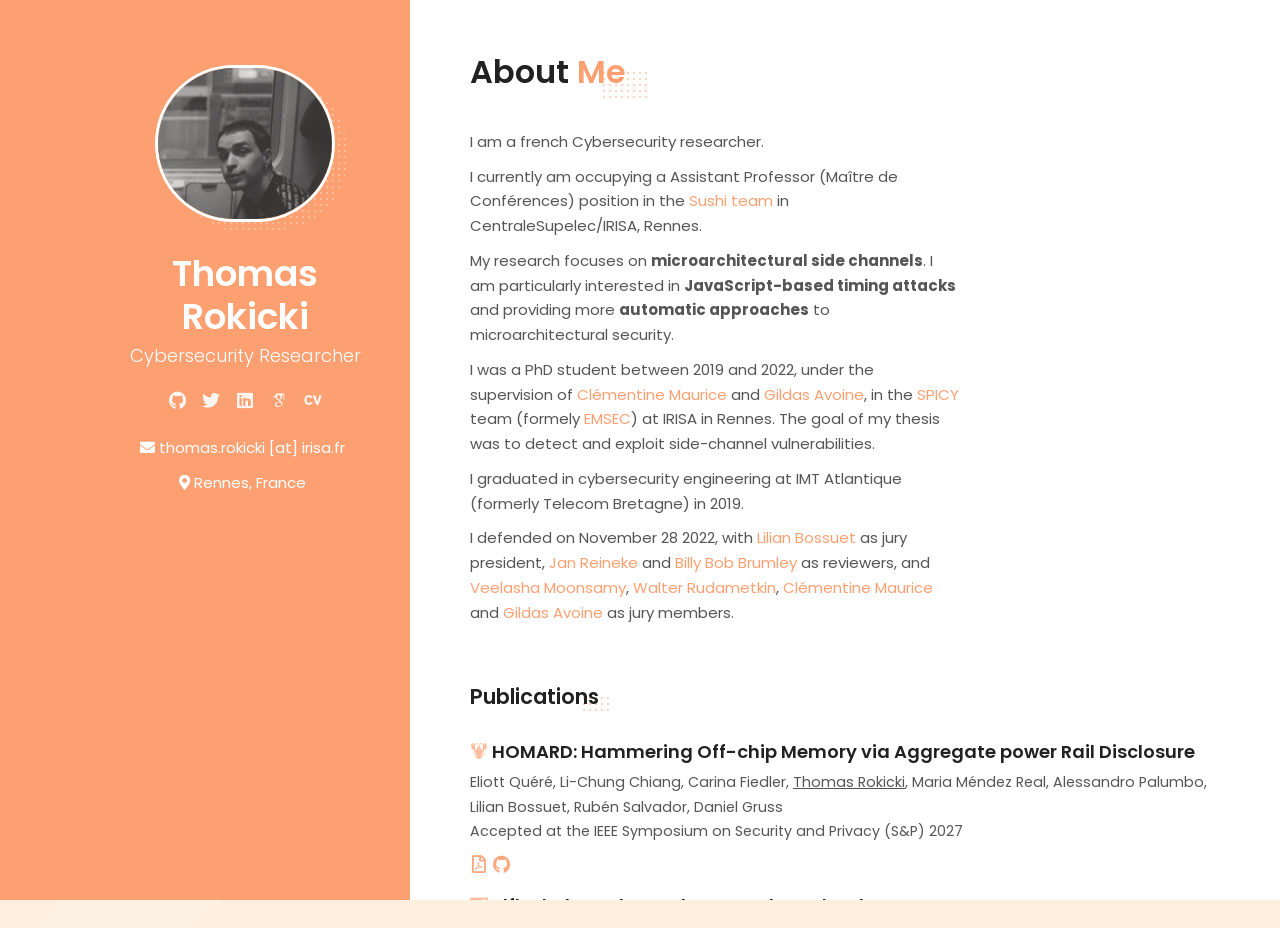
<file: index.html>
<!DOCTYPE html>
<html lang="en" class="no-js">
  <head>
    <meta charset="UTF-8" />
    <title>Thomas Rokicki's website</title>
    <meta name="viewport" content="width=device-width, initial-scale=1" />
    <meta name="description" content="Thomas Rokicki's personal website" />
    <meta name="keywords" content="Thomas Rokicki, Assistant Professor, CentraleSupelec, IRISA, Sushi" />
    <meta name="author" content="Thomas Rokicki" />
    <link rel="shortcut icon" href="favicon.ico">


    <link rel="stylesheet" href="css/reset.css" type="text/css">
    <link rel="stylesheet" href="css/bootstrap-grid.min.css" type="text/css">
    <link rel="stylesheet" href="css/animations.css" type="text/css">
    <link rel="stylesheet" href="css/perfect-scrollbar.css" type="text/css">
    <link rel="stylesheet" href="css/main.css" type="text/css">
    <link rel="stylesheet" href="css/fonts/academicons/css/academicons.min.css" type="text/css">



    <script src="js/modernizr.custom.js"></script>
  </head>

  <body>
    <!-- Animated Background -->
    <div class="lm-animated-bg" style="background-image: url(img/main_bg.png);"></div>
    <!-- /Animated Background -->

    <div class="page">
      <div class="page-content">

          <header id="site_header" class="header mobile-menu-hide">
            <div class="header-content">
              <div class="header-photo">
                <img id="random-photo" alt="My_photo">
              </div>

              <script>
                const photoCount = 16;
                const photoId = Math.floor(Math.random() * photoCount + 1);
                const photoPath = `/img/photos/photo_${photoId}.jpg`
                document.getElementById("random-photo").src = photoPath;
              </script>

              <div class="header-titles">
                <h2>Thomas Rokicki</h2>
                <h4> Cybersecurity Researcher </h4>
              </div>
            </div>

            <ul class="main-menu">
              <li class="active">
                <a href="#home" class="nav-anim"></a>
              </li>

            </ul>

            <div class="social-links">
              <ul>
                <li><a href="https://github.com/thomasrokicki" target="_blank"><i class="fab fa-github"></i></a></li>
                <!-- <li><a href="#" target="_blank"><i class="fab fa-facebook-f"></i></a></li>-->
                <li><a href="https://twitter.com/ThomasRokicki" target="_blank"><i class="fab fa-twitter"></i></a></li>
                <li><a href="https://www.linkedin.com/in/thomas-rokicki/" target="_blank"><i class="fab fa-linkedin"></i></a></li>
                <li><a href="https://scholar.google.com/citations?user=eg9v2KQAAAAJ" target="_blank"><i class="ai ai-google-scholar ai-1x"></i></a></li>
                <li><a href="files/cv_thomas_rokicki.pdf" target="_blank"><i class="ai ai-cv ai-1x"></i></a></li>
              </ul>
            </div>


            <div class="info-list">
              <ul>
                <li>
                  <!-- <span class="title">Mail</span> -->
                  <span class="value"> <i class="fas fa-envelope"></i> thomas.rokicki [at] irisa.fr</span>
                </li>

                <li>
                  <!-- <span class="title">Address</span> -->
                  <span class="value"> <i class="fas fa-map-marker-alt"></i> Rennes, France</span>
                </li>

                <!-- <li> -->
                  <!-- <span class="title">Phone</span> -->
                  <!-- <span class="value"> <i class="fas fa-phone-alt"></i> +33 (0)2 99 84 75 41</span> -->
                <!-- </li> -->
              </ul>
            </div>
          </header>

          <div class="content-area">
            <div class="animated-sections">
              <!-- About Me Subpage -->
              <section data-id="home" class="animated-section start-page">
                <div class="page-title">
                  <h2>About <span>Me</span></h2>
                </div>

                <div class="section-content">
                  <!-- Personal Information -->
                  <div class="row">
                    <div class="col-xs-12 col-sm-8">
                      <p> I am a french Cybersecurity researcher. </p>
                      <p> I currently am occupying a Assistant Professor (Maître de Conférences) position in the <a class="link" href="https://team.inria.fr/sushi/" target="_blank"> Sushi team </a> in CentraleSupelec/IRISA, Rennes.</p>
                      <p> My research focuses on <strong>microarchitectural side channels</strong>. I am particularly interested in <strong>JavaScript-based timing attacks</strong> and providing more <strong> automatic approaches</strong>  to microarchitectural security. 
                      <p> I was a PhD student between 2019 and 2022, under the supervision of <a class="link" href="https://cmaurice.fr/" target="_blank"> Clémentine Maurice </a> and <a href="http://www.avoine.net/" target="_blank">Gildas Avoine</a>, in the <a href="https://www-spicy.irisa.fr/" target="_blank">SPICY</a> team (formely <a href="https://www.irisa.fr/emsec/" target="_blank">EMSEC</a>) at IRISA in Rennes. The goal of my thesis was to detect and exploit side-channel vulnerabilities.</p></p>
                      <p> I graduated in cybersecurity engineering at IMT Atlantique (formerly Telecom Bretagne) in 2019. </p>
                      <p> I defended on November 28 2022, with <a href="https://perso.univ-st-etienne.fr/bl16388h/" target="_blank">Lilian Bossuet</a> as jury president, <a class="link" href="https://embedded.cs.uni-saarland.de/reineke.php" target="_blank"> Jan Reineke </a> and <a href="https://www.rit.edu/directory/bbbics-billy-brumley" target="_blank">Billy Bob Brumley</a> as reviewers, and <a href="https://veelasha.org/" target="_blank">Veelasha Moonsamy</a>, <a href="https://rudametw.github.io/" target="_blank">Walter Rudametkin</a>, <a class="link" href="https://cmaurice.fr/" target="_blank"> Clémentine Maurice </a> and <a href="http://www.avoine.net/" target="_blank">Gildas Avoine</a> as jury members. </p>
                    </div>

                  </div>
                  <!-- End of Personal Information -->

                  <div class="white-space-50"></div>

                  <!-- Publications -->
                  <div class="row" data-id="publications">
                    <div class="col-xs-12 col-sm-12">
                      <div class="block-title">
                        <h3>Publications</h3>
                      </div>
                    </div>
                  </div>

                  <div class="row">
                    <div class="col-xs-12 col-sm-12">
                      <div class="col-inner">
                        <div class="info-list-w-icon">
                          <div class="info-block-w-icon">
                            <!-- <div class="ci-icon">
                              <i class="far fa-clock"></i>
                            </div> -->

                            <div class="ci-text">
                              <h4>  <i class="icon-lobster"></i> HOMARD: Hammering Off-chip Memory via Aggregate power Rail Disclosure </h4>
                              <p> Eliott Quéré, Li-Chung Chiang, Carina Fiedler, <u>Thomas Rokicki</u>, Maria Méndez Real, Alessandro Palumbo, Lilian Bossuet, Rubén Salvador, Daniel Gruss <br>
                              Accepted at the IEEE Symposium on Security and Privacy (S&P) 2027 </p>
                              <div class="paper-icons">
                                <ul>
                                  <li><a href="publications/homard.pdf" target="_blank"><i class="far fa-file-pdf"></i></a></li>
                                  <li><a href="https://github.com/Koyiott/homard" target="_blank"><i class="fab fa-github"></i></a></li>
                                </ul>
                              </div>
                            </div>

                            <div class="white-space-10"></div>
                            <div class="ci-text">
                              <h4>  <i class="fa fa-server"></i> clflush-based Attacks on Modern Cloud Servers </h4>
                              <p> Guillaume Didier, Augustin Lucas, Jasper Quirke, <u>Thomas Rokicki</u> <br>
                              Accepted at the 31st European Symposium on Research in Computer Security (ESORICS) 2026 </p>
                              <div class="award-badge award-gold"><i class="fas fa-trophy"></i> Best Paper Award</div>
                              <div class="paper-icons">
                                <ul>
                                  <li><a href="publications/clflush-based_Attacks_on_Modern_Cloud_Servers.pdf" target="_blank"><i class="far fa-file-pdf"></i></a></li>
                                  <li><a href="https://doi.org/10.5281/zenodo.20807693" target="_blank"><i class="fab fa-github"></i></a></li>
                                </ul>
                              </div>
                            </div>

                            <div class="ci-text">
                              <h4>  <i class="fa fa-dog"></i> SnoopyPower! Remote Power Attacks on Cache and Coherence Paths </h4>
                              <p> Eliott Quéré, Maria Méndez Real, Alessandro Palumbo, <u>Thomas Rokicki</u>, Lilian Bossuet, Rubén Salvador <br>
                              Accepted at the IEEE International Symposium on Hardware Oriented Security and Trust (HOST) 2026 </p>
                              <div class="paper-icons">
                                <ul>
                                  <li><a href="publications/snoopypower.pdf" target="_blank"><i class="far fa-file-pdf"></i></a></li>
                                  <li><a href="https://zenodo.org/records/19003752" target="_blank"><i class="fab fa-github"></i></a></li>
                                  <!-- <li><a href="https://uops-again.info/" target="_blank"><i class="fa fa-table"></i></a></li> -->
                                </ul>
                              </div>
                            </div>

                            <div class="white-space-10"></div>
                            <div class="ci-text">
                              <h4>  <i class="fa fa-glasses"></i> WIP: A Second Look at Port Assignment on Intel CPUs </h4>
                              <p> Yarin Oziel, Tomer Laor, Shlomi Levy, Clémentine Maurice, <u>Thomas Rokicki</u>, Gabriel Scalosub <br>
                              Accepted at the 2nd Microarchitecture Security Conference (uASC) 2026 </p>
                              <div class="paper-icons">
                                <ul>
                                  <li><a href="publications/uasc26-oziel.pdf" target="_blank"><i class="far fa-file-pdf"></i></a></li>
                                  <li><a href="https://uops-again.info/" target="_blank"><i class="fa fa-table"></i></a></li>
                                </ul>
                              </div>
                            </div>

                            <div class="white-space-10"></div>
                            <div class="ci-text">
                              <h4>  <i class="fa fa-hammer"></i> Knock-Knock: Black-Box, Platform-Agnostic DRAM Address-Mapping Reverse Engineering </h4>
                              <p>  Antoine Plin, Lorenzo Casalino, <u>Thomas Rokicki</u>, Rubén Salvador <br>
                              Accepted at the 2nd Microarchitecture Security Conference (uASC) 2026 </p>
                              <div class="paper-icons">
                                <ul>
                                  <li><a href="publications/knockknock.pdf" target="_blank"><i class="far fa-file-pdf"></i></a></li>
                                  <li><a href="https://github.com/antpln/Knock-Knock" target="_blank"><i class="fab fa-github"></i></a></li>
                                </ul>
                              </div>
                            </div>

                            <div class="white-space-10"></div>

                            <div class="ci-text">
                              <h4>  <i class="fa fa-plug"></i> The Finger in the Power: How to Fingerprint PCs by Monitoring their Power Consumptions </h4>
                              <p>  Marina Botvinnik, Tomer Laor, <u>Thomas Rokicki</u>, Clémentine Maurice, Michael Schwarz <br>
                              Accepted at the Conference on Detection of Intrusions and Malware & Vulnerability Assessment (DIMVA) 2023 </p>
                              <div class="award-badge award-silver"><i class="fas fa-medal"></i> Best Paper Award &middot; Runner-up</div>
                              <div class="paper-icons">
                                <ul>
                                  <li><a href="publications/FingerInThePower.pdf" target="_blank"><i class="far fa-file-pdf"></i></a></li>
                                  <li><a href="https://github.com/FingerInThePower/Finger_In_The_Power" target="_blank"><i class="fab fa-github"></i></a></li>
                                </ul>
                              </div>
                            </div>

                            <div class="white-space-10"></div>

                            <div class="ci-text">
                              <h4>  <i class="fa fa-search"></i> CPU Port Contention Without SMT </h4>
                              <p> <u>Thomas Rokicki</u>, Clémentine Maurice, Michael Schwarz <br>
                              Accepted at the European Symposium on Research in Computer Security (ESORICS) 2022 </p>
                              <div class="paper-icons">
                                <ul>
                                  <li><a href="publications/fpgen.pdf" target="_blank"><i class="far fa-file-pdf"></i></a></li>
                                  <li><a href="https://github.com/MIAOUS-group/port-contention-without-smt" target="_blank"><i class="fab fa-github"></i></a></li>
                                </ul>
                              </div>
                            </div>

                            <div class="white-space-10"></div>

                            <div class="ci-text">
                              <h4>  <i class="fa fa-microchip"></i> Port Contention Goes Portable: Port Contention Side Channels in Web Browsers </h4>
                              <p> <u>Thomas Rokicki</u>, Clémentine Maurice, Marina Botvinnik, Yossi Oren <br>
                              Accepted at the Asia Conference on Computer and Communications Security  (AsiaCCS) 2022 </p>
                              <div class="paper-icons">
                                <ul>
                                  <li><a href="publications/wpc.pdf" target="_blank"><i class="far fa-file-pdf"></i></a></li>
                                  <li><a href="https://github.com/MIAOUS-group/web-port-contention" target="_blank"><i class="fab fa-github"></i></a></li>
                                  <li><a href="https://dl.acm.org/doi/10.1145/3488932.3517411" target="_blank"><i class="fas fa-video"></i></a></li>

                                </ul>
                              </div>
                            </div>

                            <div class="white-space-10"></div>


                            <div class="ci-text">
                              <h4>  <i class="far fa-clock"> </i> SoK: In Search of Lost Time: A Review of JavaScript Timers in Browsers </h4>
                              <p> <u>Thomas Rokicki</u>, Clémentine Maurice, Pierre Laperdrix <br>
                              Accepted at the European Symposium on Security and Privacy (EuroS&P) 2021 </p>
                              <div class="paper-icons">
                                <ul>
                                  <li><a href="publications/timer-paper.pdf" target="_blank"><i class="far fa-file-pdf"></i></a></li>
                                  <li><a href="https://github.com/thomasrokicki/in-search-of-lost-time" target="_blank"><i class="fab fa-github"></i></a></li>
                                  <li><a href="https://www.youtube.com/watch?v=ivZlnlRXS-k" target="_blank"><i class="fas fa-video"></i></a></li>
                                </ul>
                              </div>
                            </div>
                            <div class="white-space-10"></div>


                          </div>
                        </div>
                      </div>
                    </div>
                  </div>
                  <!-- End of Publications -->

                  <div class="white-space-30"></div>


                  <!-- Teaching -->
<!--
                  <div class="row" data-id="teaching">
                    <div class="col-xs-12 col-sm-12">
                      <div class="block-title">
                        <h3>Teaching</h3>
                      </div>
                    </div>
                  </div>

                  <div class="row">
                    <div class="col-xs-12 col-sm-12">
                      <div class="col-inner">
                        <div class="info-list-w-icon">
                          <div class="info-block-w-icon">
                            <!-- <div class="ci-icon">
                              <i class="lnr lnr-clock"></i>
                            </div>
                            <div class="ci-text">
                              <h4> 2021-2022 </h4>
                                <ul>
                                  <li>
                                     <i class="fas fa-network-wired"></i> <b> Network Security </b>  <br>
                                     Cyberschool (Université Rennes 1) - M1 <br>
                                     Lab sessions (TP) - 14 hours
                                  </li>
                                  <div class="white-space-10"></div>

                                  <li>
                                     <i class="fas fa-stethoscope"></i> <b> Micro-architectural Side-Channels </b>  <br>
                                     INSA Rennes - M2 Cybersecurity <br>
                                     Lab sessions (TP) and project - 12 hours
                                  </li>
                                </ul>
                            </div>

                            <div class="white-space-30"></div>


                            <div class="ci-text">
                              <h4> 2020-2021 </h4>
                                <ul>
                                  <li>
                                     <i class="fas fa-laptop-code"></i> <b> Introduction to Programming </b>  <br>
                                     ISTIC (Université Rennes 1) - L1 <br>
                                     Lab sessions (TP) - 20 hours
                                  </li>
                                  <div class="white-space-10"></div>

                                  <li>
                                     <i class="fas fa-stethoscope"></i> <b> Micro-architectural Side-Channels </b>  <br>
                                     INSA Rennes - M2 Cybersecurity <br>
                                     Lab sessions (TP) and project - 10 hours
                                  </li>
                                </ul>
                            </div>
                            <div class="white-space-30"></div>
                            <div class="ci-text">
                              <h4> 2019-2020 </h4>
                                <ul>
                                  <li>
                                     <i class="fas fa-laptop-code"></i> <b> Introduction to Programming </b>  <br>
                                     ISTIC (Université Rennes 1) - L1 <br>
                                     Lab sessions (TP) - 20 hours
                                  </li>
                                  <li>
                                     <i class="fas fa-project-diagram"></i> <b> Software engineering </b>  <br>
                                     ISTIC (Université Rennes 1) - L2 <br>
                                     Lab sessions (TP) and project - 40 hours
                                  </li>
                                </ul>
                            </div>
                          </div>
                        </div>
                      </div>
                    </div>
                  </div>
  -->

                  <div class="row" data-id="talks">
                    <div class="col-xs-12 col-sm-12">
                      <div class="block-title">
                        <h3>Talks and presentations</h3>
                      </div>
                    </div>
                  </div>

                  <div class="row">
                    <div class="col-xs-12 col-sm-12">
                      <div class="col-inner">
                        <div class="info-list-w-icon">
                          <div class="info-block-w-icon">
                            <!-- <div class="ci-icon">
                              <i class="lnr lnr-clock"></i>
                            </div> -->

                            <div class="ci-text">
                              <h4> 2022 </h4>
                                <ul>
                                  <li>
                                     <i class="fas fa-chalkboard-teacher"></i> <b> PhD Defense </b>: Side channels in web browsers: application to security and privacy <br>
                                     Rennes, France
                                  </li
                                </ul>
                                <div class="paper-icons">
                                  <ul>
                                    <li><a href="slides/phd_defense.pdf" target="_blank"><i class="far fa-file-pdf"></i></a></li>
                                    <li><a href="https://www.youtube.com/watch?v=C55s7kY_2eY" target="_blank"><i class="fas fa-video"></i></a></li>
                                    <li><a href="files/manuscript.pdf" target="_blank"><i class="fas fa-book"></i></a></li>

                                  </ul>
                                </div>
                            </div>

                            <div class="white-space-30"></div>
                            <div class="ci-text">
                              <h4> 2022 </h4>
                                <ul>
                                  <li>
                                     <i class="fas fa-chalkboard-teacher"></i> <b> ESORICS 2022 </b>: Port contention without SMT <br>
                                     Copenhagen, Denmark
                                  </li
                                </ul>
                                <div class="paper-icons">
                                  <ul>
                                    <li><a href="slides/seqpc_talk.pdf" target="_blank"><i class="far fa-file-pdf"></i></a></li>
                                    <!-- <li><a href="https://dl.acm.org/doi/10.1145/3488932.3517411" target="_blank"><i class="fas fa-video"></i></a></li> -->
                                  </ul>
                                </div>
                            </div>

                            <div class="white-space-30"></div>

                            <div class="ci-text">
                              <h4> 2022 </h4>
                                <ul>
                                  <li>
                                     <i class="fas fa-chalkboard-teacher"></i> <b> AsiaCCS22 </b>: Port contention in the browsers <br>
                                     Nagasaki, Japan
                                  </li
                                </ul>
                                <div class="paper-icons">
                                  <ul>
                                    <li><a href="slides/wpc-asiaccs.pdf" target="_blank"><i class="far fa-file-pdf"></i></a></li>
                                    <li><a href="https://dl.acm.org/doi/10.1145/3488932.3517411" target="_blank"><i class="fas fa-video"></i></a></li>
                                  </ul>
                                </div>
                            </div>

                            <div class="white-space-30"></div>

                            <div class="ci-text">
                              <h4> 2022 </h4>
                                <ul>
                                  <li>
                                     <i class="fas fa-chalkboard-teacher"></i> <b> SOSYSEC seminar </b>: Port contention in the browsers <br>
                                     Cybersecurity seminar organized by the french General Direction of Armaments (DGA) and INRIA, more information <a href="https://seminaires-dga.inria.fr/sosysec-en-bref/">here</a> <br>
                                     Rennes, France
                                  </li
                                </ul>
                                <div class="paper-icons">
                                  <ul>
                                    <li><a href="slides/wpc-sosysec.pdf" target="_blank"><i class="far fa-file-pdf"></i></a></li>
                                    <li><a href="https://videos-rennes.inria.fr/video/UksGngEVE" target="_blank"><i class="fas fa-video"></i></a></li>
                                  </ul>
                                </div>
                            </div>

                            <div class="white-space-30"></div>

                            <div class="ci-text">
                              <h4> 2021 </h4>
                                <ul>
                                  <li>
                                     <i class="fas fa-chalkboard-teacher"></i> <b> EuroS&P 2021</b>: In Search of Lost Time: A Review of JavaScript Timers in Browsers <br>
                                     <strike> Vienna, Austria</strike> Virtual event
                                  </li
                                </ul>
                                <div class="paper-icons">
                                  <ul>
                                    <li><a href="slides/in-search-of-lost-time_video.pdf" target="_blank"><i class="far fa-file-pdf"></i></a></li>
                                    <li><a href="https://www.youtube.com/watch?v=ivZlnlRXS-k" target="_blank"><i class="fas fa-video"></i></a></li>
                                  </ul>
                                </div>
                            </div>

                            <div class="white-space-30"></div>

                            <div class="ci-text">
                              <h4> 2021 </h4>
                                <ul>
                                  <li>
                                     <i class="fas fa-chalkboard-teacher"></i> <b> Pass The Salt 2021</b>: In Search of Lost Time: A Review of JavaScript Timers in Browsers <br>
                                     Free software and security conference, more information <a href="https://2021.pass-the-salt.org/">here</a> <br>
                                     <strike> Lille, France</strike> Virtual event
                                  </li
                                </ul>
                                <div class="paper-icons">
                                  <ul>
                                    <li><a href="slides/in-search-of-lost-time_pts.pdf" target="_blank"><i class="far fa-file-pdf"></i></a></li>
                                    <li><a href="https://passthesalt.ubicast.tv/videos/2021-in-search-of-lost-time-a-review-of-javascript-timers-in-browsers/" target="_blank"><i class="fas fa-video"></i></a></li>
                                  </ul>
                                </div>
                            </div>

                            <div class="white-space-30"></div>

                            <div class="ci-text">
                              <h4> 2021 </h4>
                                <ul>
                                  <li>
                                     <i class="fas fa-chalkboard-teacher"></i> <b> SPIRALS seminar:</b> In Search of Lost Time: A Review of JavaScript Timers in Browsers  <br>
                                     Team seminar of the <a href="https://team.inria.fr/spirals/"> SPIRALS team </a><br>
                                     <strike> Lille, France</strike> Virtual event
                                  </li
                                </ul>
                                <div class="paper-icons">
                                  <ul>
                                    <li><a href="slides/in-search-of-lost-time_pts.pdf" target="_blank"><i class="far fa-file-pdf"></i></a></li
                                  </ul>
                                </div>
                            </div>
                          </div>
                        </div>
                      </div>
                    </div>
                  </div>
                  <!-- End of Publications -->
                </div>
              </section>
              <!-- End of About Me Subpage -->
            </div>
          </div>


      </div>
    </div>

    <script src="js/jquery-2.1.3.min.js"></script>
    <script src="js/modernizr.custom.js"></script>
    <script src="js/animating.js"></script>

    <script src="js/imagesloaded.pkgd.min.js"></script>

    <script src='js/perfect-scrollbar.min.js'></script>
    <script src='js/jquery.shuffle.min.js'></script>
    <script src='js/masonry.pkgd.min.js'></script>
    <script src='js/owl.carousel.min.js'></script>
    <script src="js/jquery.magnific-popup.min.js"></script>

    <script src="js/jquery.googlemap.js"></script>
    <script src="js/validator.js"></script>
    <script src="js/main.js"></script>
  </body>
</html>
</file>
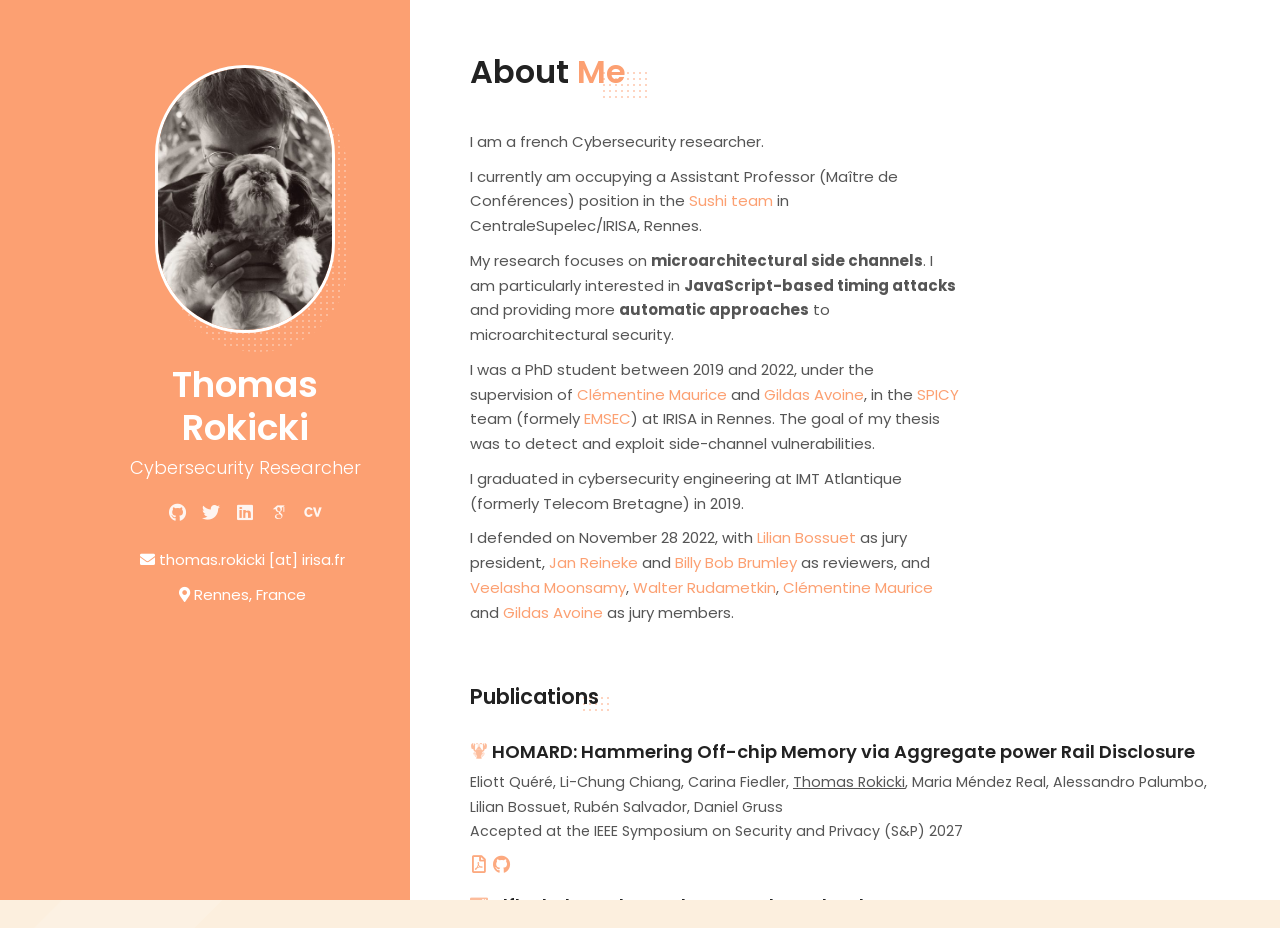
<file: public/index.html>
<!DOCTYPE html>
<html lang="en" class="no-js">
  <head>
    <meta charset="UTF-8" />
    <title>Thomas Rokicki's website</title>
    <meta name="viewport" content="width=device-width, initial-scale=1" />
    <meta name="description" content="Thomas Rokicki's personal website" />
    <meta name="keywords" content="Thomas Rokicki, Assistant Professor, CentraleSupelec, IRISA, Sushi" />
    <meta name="author" content="Thomas Rokicki" />
    <link rel="shortcut icon" href="favicon.ico">


    <link rel="stylesheet" href="css/reset.css" type="text/css">
    <link rel="stylesheet" href="css/bootstrap-grid.min.css" type="text/css">
    <link rel="stylesheet" href="css/animations.css" type="text/css">
    <link rel="stylesheet" href="css/perfect-scrollbar.css" type="text/css">
    <link rel="stylesheet" href="css/main.css" type="text/css">
    <link rel="stylesheet" href="css/fonts/academicons/css/academicons.min.css" type="text/css">



    <script src="js/modernizr.custom.js"></script>
  </head>

  <body>
    <!-- Animated Background -->
    <div class="lm-animated-bg" style="background-image: url(img/main_bg.png);"></div>
    <!-- /Animated Background -->

    <div class="page">
      <div class="page-content">

          <header id="site_header" class="header mobile-menu-hide">
            <div class="header-content">
              <div class="header-photo">
                <img id="random-photo" alt="My_photo">
              </div>

              <script>
                const photoCount = 16;
                const photoId = Math.floor(Math.random() * photoCount + 1);
                const photoPath = `/img/photos/photo_${photoId}.jpg`
                document.getElementById("random-photo").src = photoPath;
              </script>

              <div class="header-titles">
                <!-- BEGIN generated:profile-titles (edit cv/data.yaml, then run make) -->
                <h2>Thomas Rokicki</h2>
                <h4>Cybersecurity Researcher</h4>
                <!-- END generated:profile-titles -->
              </div>
            </div>

            <ul class="main-menu">
              <li class="active">
                <a href="#home" class="nav-anim"></a>
              </li>

            </ul>

            <!-- BEGIN generated:profile-contact (edit cv/data.yaml, then run make) -->
            <div class="social-links">
              <ul>
                <li><a href="https://github.com/thomasrokicki" target="_blank"><i class="fab fa-github"></i></a></li>
                <li><a href="https://twitter.com/ThomasRokicki" target="_blank"><i class="fab fa-twitter"></i></a></li>
                <li><a href="https://www.linkedin.com/in/thomas-rokicki/" target="_blank"><i class="fab fa-linkedin"></i></a></li>
                <li><a href="https://scholar.google.com/citations?user=eg9v2KQAAAAJ" target="_blank"><i class="ai ai-google-scholar ai-1x"></i></a></li>
                <li><a href="files/cv_thomas_rokicki.pdf" target="_blank"><i class="ai ai-cv ai-1x"></i></a></li>
              </ul>
            </div>

            <div class="info-list">
              <ul>
                <li><span class="value"><i class="fas fa-envelope"></i> thomas.rokicki [at] irisa.fr</span></li>
                <li><span class="value"><i class="fas fa-map-marker-alt"></i> Rennes, France</span></li>
              </ul>
            </div>
            <!-- END generated:profile-contact -->
          </header>

          <div class="content-area">
            <div class="animated-sections">
              <!-- About Me Subpage -->
              <section data-id="home" class="animated-section start-page">
                <div class="page-title">
                  <h2>About <span>Me</span></h2>
                </div>

                <div class="section-content">
                  <!-- Personal Information -->
                  <div class="row">
                    <div class="col-xs-12 col-sm-8">
                      <p> I am a french Cybersecurity researcher. </p>
                      <p> I currently am occupying a Assistant Professor (Maître de Conférences) position in the <a class="link" href="https://team.inria.fr/sushi/" target="_blank"> Sushi team </a> in CentraleSupelec/IRISA, Rennes.</p>
                      <p> My research focuses on <strong>microarchitectural side channels</strong>. I am particularly interested in <strong>JavaScript-based timing attacks</strong> and providing more <strong> automatic approaches</strong>  to microarchitectural security. 
                      <p> I was a PhD student between 2019 and 2022, under the supervision of <a class="link" href="https://cmaurice.fr/" target="_blank"> Clémentine Maurice </a> and <a href="http://www.avoine.net/" target="_blank">Gildas Avoine</a>, in the <a href="https://www-spicy.irisa.fr/" target="_blank">SPICY</a> team (formely <a href="https://www.irisa.fr/emsec/" target="_blank">EMSEC</a>) at IRISA in Rennes. The goal of my thesis was to detect and exploit side-channel vulnerabilities.</p></p>
                      <p> I graduated in cybersecurity engineering at IMT Atlantique (formerly Telecom Bretagne) in 2019. </p>
                      <p> I defended on November 28 2022, with <a href="https://perso.univ-st-etienne.fr/bl16388h/" target="_blank">Lilian Bossuet</a> as jury president, <a class="link" href="https://embedded.cs.uni-saarland.de/reineke.php" target="_blank"> Jan Reineke </a> and <a href="https://www.rit.edu/directory/bbbics-billy-brumley" target="_blank">Billy Bob Brumley</a> as reviewers, and <a href="https://veelasha.org/" target="_blank">Veelasha Moonsamy</a>, <a href="https://rudametw.github.io/" target="_blank">Walter Rudametkin</a>, <a class="link" href="https://cmaurice.fr/" target="_blank"> Clémentine Maurice </a> and <a href="http://www.avoine.net/" target="_blank">Gildas Avoine</a> as jury members. </p>
                    </div>

                  </div>
                  <!-- End of Personal Information -->

                  <div class="white-space-50"></div>

                  <!-- Publications -->
                  <div class="row" data-id="publications">
                    <div class="col-xs-12 col-sm-12">
                      <div class="block-title">
                        <h3>Publications</h3>
                      </div>
                    </div>
                  </div>

                  <div class="row">
                    <div class="col-xs-12 col-sm-12">
                      <div class="col-inner">
                        <div class="info-list-w-icon">
                          <div class="info-block-w-icon">
                            <!-- <div class="ci-icon">
                              <i class="far fa-clock"></i>
                            </div> -->

                            <!-- BEGIN generated:publications (edit cv/data.yaml, then run make) -->
                            <div class="ci-text">
                              <h4><i class="icon-lobster"></i> HOMARD: Hammering Off-chip Memory via Aggregate power Rail Disclosure</h4>
                              <p>Eliott Quéré, Li-Chung Chiang, Carina Fiedler, <u>Thomas Rokicki</u>, Maria Méndez Real, Alessandro Palumbo, Lilian Bossuet, Rubén Salvador, Daniel Gruss<br>
                              Accepted at the IEEE Symposium on Security and Privacy (S&amp;P) 2027</p>
                              <div class="paper-icons">
                                <ul>
                                  <li><a href="publications/homard.pdf" target="_blank"><i class="far fa-file-pdf"></i></a></li>
                                  <li><a href="https://github.com/Koyiott/homard" target="_blank"><i class="fab fa-github"></i></a></li>
                                </ul>
                              </div>
                            </div>
                            <div class="white-space-10"></div>

                            <div class="ci-text">
                              <h4><i class="fa fa-server"></i> clflush-based Attacks on Modern Cloud Servers</h4>
                              <p>Guillaume Didier, Augustin Lucas, Jasper Quirke, <u>Thomas Rokicki</u><br>
                              Accepted at the 31st European Symposium on Research in Computer Security (ESORICS) 2026</p>
                              <div class="award-badge award-gold"><i class="fas fa-trophy"></i> Best Paper Award</div>
                              <div class="paper-icons">
                                <ul>
                                  <li><a href="publications/clflush-based_Attacks_on_Modern_Cloud_Servers.pdf" target="_blank"><i class="far fa-file-pdf"></i></a></li>
                                  <li><a href="https://doi.org/10.5281/zenodo.20807693" target="_blank"><i class="fab fa-github"></i></a></li>
                                </ul>
                              </div>
                            </div>
                            <div class="white-space-10"></div>

                            <div class="ci-text">
                              <h4><i class="fa fa-dog"></i> SnoopyPower! Remote Power Attacks on Cache and Coherence Paths</h4>
                              <p>Eliott Quéré, Maria Méndez Real, Alessandro Palumbo, <u>Thomas Rokicki</u>, Lilian Bossuet, Rubén Salvador<br>
                              Accepted at the IEEE International Symposium on Hardware Oriented Security and Trust (HOST) 2026</p>
                              <div class="paper-icons">
                                <ul>
                                  <li><a href="publications/snoopy_power.pdf" target="_blank"><i class="far fa-file-pdf"></i></a></li>
                                  <li><a href="https://zenodo.org/records/19003752" target="_blank"><i class="fab fa-github"></i></a></li>
                                </ul>
                              </div>
                            </div>
                            <div class="white-space-10"></div>

                            <div class="ci-text">
                              <h4><i class="fa fa-glasses"></i> WIP: A Second Look at Port Assignment on Intel CPUs</h4>
                              <p>Yarin Oziel, Tomer Laor, Shlomi Levy, Clémentine Maurice, <u>Thomas Rokicki</u>, Gabriel Scalosub<br>
                              Accepted at the 2nd Microarchitecture Security Conference (uASC) 2026</p>
                              <div class="paper-icons">
                                <ul>
                                  <li><a href="publications/uasc26-oziel.pdf" target="_blank"><i class="far fa-file-pdf"></i></a></li>
                                  <li><a href="https://uops-again.info/" target="_blank"><i class="fa fa-table"></i></a></li>
                                </ul>
                              </div>
                            </div>
                            <div class="white-space-10"></div>

                            <div class="ci-text">
                              <h4><i class="fa fa-hammer"></i> Knock-Knock: Black-Box, Platform-Agnostic DRAM Address-Mapping Reverse Engineering</h4>
                              <p>Antoine Plin, Lorenzo Casalino, <u>Thomas Rokicki</u>, Rubén Salvador<br>
                              Accepted at the 2nd Microarchitecture Security Conference (uASC) 2026</p>
                              <div class="paper-icons">
                                <ul>
                                  <li><a href="publications/knockknock.pdf" target="_blank"><i class="far fa-file-pdf"></i></a></li>
                                  <li><a href="https://github.com/antpln/Knock-Knock" target="_blank"><i class="fab fa-github"></i></a></li>
                                </ul>
                              </div>
                            </div>
                            <div class="white-space-10"></div>

                            <div class="ci-text">
                              <h4><i class="fa fa-plug"></i> The Finger in the Power: How to Fingerprint PCs by Monitoring their Power Consumptions</h4>
                              <p>Marina Botvinnik, Tomer Laor, <u>Thomas Rokicki</u>, Clémentine Maurice, Michael Schwarz<br>
                              Accepted at the Conference on Detection of Intrusions and Malware &amp; Vulnerability Assessment (DIMVA) 2023</p>
                              <div class="award-badge award-silver"><i class="fas fa-medal"></i> Best Paper Award · Runner-up</div>
                              <div class="paper-icons">
                                <ul>
                                  <li><a href="publications/FingerInThePower.pdf" target="_blank"><i class="far fa-file-pdf"></i></a></li>
                                  <li><a href="https://github.com/FingerInThePower/Finger_In_The_Power" target="_blank"><i class="fab fa-github"></i></a></li>
                                </ul>
                              </div>
                            </div>
                            <div class="white-space-10"></div>

                            <div class="ci-text">
                              <h4><i class="fa fa-search"></i> CPU Port Contention Without SMT</h4>
                              <p><u>Thomas Rokicki</u>, Clémentine Maurice, Michael Schwarz<br>
                              Accepted at the European Symposium on Research in Computer Security (ESORICS) 2022</p>
                              <div class="paper-icons">
                                <ul>
                                  <li><a href="publications/fpgen.pdf" target="_blank"><i class="far fa-file-pdf"></i></a></li>
                                  <li><a href="https://github.com/MIAOUS-group/port-contention-without-smt" target="_blank"><i class="fab fa-github"></i></a></li>
                                </ul>
                              </div>
                            </div>
                            <div class="white-space-10"></div>

                            <div class="ci-text">
                              <h4><i class="fa fa-microchip"></i> Port Contention Goes Portable: Port Contention Side Channels in Web Browsers</h4>
                              <p><u>Thomas Rokicki</u>, Clémentine Maurice, Marina Botvinnik, Yossi Oren<br>
                              Accepted at the Asia Conference on Computer and Communications Security (AsiaCCS) 2022</p>
                              <div class="paper-icons">
                                <ul>
                                  <li><a href="publications/wpc.pdf" target="_blank"><i class="far fa-file-pdf"></i></a></li>
                                  <li><a href="https://github.com/MIAOUS-group/web-port-contention" target="_blank"><i class="fab fa-github"></i></a></li>
                                  <li><a href="https://dl.acm.org/doi/10.1145/3488932.3517411" target="_blank"><i class="fas fa-video"></i></a></li>
                                </ul>
                              </div>
                            </div>
                            <div class="white-space-10"></div>

                            <div class="ci-text">
                              <h4><i class="far fa-clock"></i> SoK: In Search of Lost Time: A Review of JavaScript Timers in Browsers</h4>
                              <p><u>Thomas Rokicki</u>, Clémentine Maurice, Pierre Laperdrix<br>
                              Accepted at the European Symposium on Security and Privacy (EuroS&amp;P) 2021</p>
                              <div class="paper-icons">
                                <ul>
                                  <li><a href="publications/timer-paper.pdf" target="_blank"><i class="far fa-file-pdf"></i></a></li>
                                  <li><a href="https://github.com/thomasrokicki/in-search-of-lost-time" target="_blank"><i class="fab fa-github"></i></a></li>
                                  <li><a href="https://www.youtube.com/watch?v=ivZlnlRXS-k" target="_blank"><i class="fas fa-video"></i></a></li>
                                </ul>
                              </div>
                            </div>
                            <div class="white-space-10"></div>
                            <!-- END generated:publications -->

                          </div>
                        </div>
                      </div>
                    </div>
                  </div>
                  <!-- End of Publications -->

                  <div class="white-space-30"></div>


                  <!-- Teaching -->
<!--
                  <div class="row" data-id="teaching">
                    <div class="col-xs-12 col-sm-12">
                      <div class="block-title">
                        <h3>Teaching</h3>
                      </div>
                    </div>
                  </div>

                  <div class="row">
                    <div class="col-xs-12 col-sm-12">
                      <div class="col-inner">
                        <div class="info-list-w-icon">
                          <div class="info-block-w-icon">
                            <!-- <div class="ci-icon">
                              <i class="lnr lnr-clock"></i>
                            </div>
                            <div class="ci-text">
                              <h4> 2021-2022 </h4>
                                <ul>
                                  <li>
                                     <i class="fas fa-network-wired"></i> <b> Network Security </b>  <br>
                                     Cyberschool (Université Rennes 1) - M1 <br>
                                     Lab sessions (TP) - 14 hours
                                  </li>
                                  <div class="white-space-10"></div>

                                  <li>
                                     <i class="fas fa-stethoscope"></i> <b> Micro-architectural Side-Channels </b>  <br>
                                     INSA Rennes - M2 Cybersecurity <br>
                                     Lab sessions (TP) and project - 12 hours
                                  </li>
                                </ul>
                            </div>

                            <div class="white-space-30"></div>


                            <div class="ci-text">
                              <h4> 2020-2021 </h4>
                                <ul>
                                  <li>
                                     <i class="fas fa-laptop-code"></i> <b> Introduction to Programming </b>  <br>
                                     ISTIC (Université Rennes 1) - L1 <br>
                                     Lab sessions (TP) - 20 hours
                                  </li>
                                  <div class="white-space-10"></div>

                                  <li>
                                     <i class="fas fa-stethoscope"></i> <b> Micro-architectural Side-Channels </b>  <br>
                                     INSA Rennes - M2 Cybersecurity <br>
                                     Lab sessions (TP) and project - 10 hours
                                  </li>
                                </ul>
                            </div>
                            <div class="white-space-30"></div>
                            <div class="ci-text">
                              <h4> 2019-2020 </h4>
                                <ul>
                                  <li>
                                     <i class="fas fa-laptop-code"></i> <b> Introduction to Programming </b>  <br>
                                     ISTIC (Université Rennes 1) - L1 <br>
                                     Lab sessions (TP) - 20 hours
                                  </li>
                                  <li>
                                     <i class="fas fa-project-diagram"></i> <b> Software engineering </b>  <br>
                                     ISTIC (Université Rennes 1) - L2 <br>
                                     Lab sessions (TP) and project - 40 hours
                                  </li>
                                </ul>
                            </div>
                          </div>
                        </div>
                      </div>
                    </div>
                  </div>
  -->

                  <div class="row" data-id="talks">
                    <div class="col-xs-12 col-sm-12">
                      <div class="block-title">
                        <h3>Talks and presentations</h3>
                      </div>
                    </div>
                  </div>

                  <div class="row">
                    <div class="col-xs-12 col-sm-12">
                      <div class="col-inner">
                        <div class="info-list-w-icon">
                          <div class="info-block-w-icon">
                            <!-- <div class="ci-icon">
                              <i class="lnr lnr-clock"></i>
                            </div> -->

                            <!-- BEGIN generated:talks (edit cv/data.yaml, then run make) -->
                            <div class="ci-text">
                              <h4>2022</h4>
                              <ul>
                                <li>
                                    <i class="fas fa-chalkboard-teacher"></i> <b>PhD Defense</b>: Side channels in web browsers: application to security and privacy<br>
                                    Rennes, France
                                </li>
                              </ul>
                              <div class="paper-icons">
                                <ul>
                                  <li><a href="slides/phd_defense.pdf" target="_blank"><i class="far fa-file-pdf"></i></a></li>
                                  <li><a href="https://www.youtube.com/watch?v=C55s7kY_2eY" target="_blank"><i class="fas fa-video"></i></a></li>
                                  <li><a href="files/manuscript.pdf" target="_blank"><i class="fas fa-book"></i></a></li>
                                </ul>
                              </div>
                            </div>

                            <div class="white-space-30"></div>

                            <div class="ci-text">
                              <h4>2022</h4>
                              <ul>
                                <li>
                                    <i class="fas fa-chalkboard-teacher"></i> <b>ESORICS 2022</b>: Port contention without SMT<br>
                                    Copenhagen, Denmark
                                </li>
                              </ul>
                              <div class="paper-icons">
                                <ul>
                                  <li><a href="slides/seqpc_talk.pdf" target="_blank"><i class="far fa-file-pdf"></i></a></li>
                                </ul>
                              </div>
                            </div>

                            <div class="white-space-30"></div>

                            <div class="ci-text">
                              <h4>2022</h4>
                              <ul>
                                <li>
                                    <i class="fas fa-chalkboard-teacher"></i> <b>AsiaCCS22</b>: Port contention in the browsers<br>
                                    Nagasaki, Japan
                                </li>
                              </ul>
                              <div class="paper-icons">
                                <ul>
                                  <li><a href="slides/wpc-asiaccs.pdf" target="_blank"><i class="far fa-file-pdf"></i></a></li>
                                  <li><a href="https://dl.acm.org/doi/10.1145/3488932.3517411" target="_blank"><i class="fas fa-video"></i></a></li>
                                </ul>
                              </div>
                            </div>

                            <div class="white-space-30"></div>

                            <div class="ci-text">
                              <h4>2022</h4>
                              <ul>
                                <li>
                                    <i class="fas fa-chalkboard-teacher"></i> <b>SOSYSEC seminar</b>: Port contention in the browsers<br>
                                    Cybersecurity seminar organized by the french General Direction of Armaments (DGA) and INRIA, more information <a href="https://seminaires-dga.inria.fr/sosysec-en-bref/" target="_blank">here</a><br>
                                    Rennes, France
                                </li>
                              </ul>
                              <div class="paper-icons">
                                <ul>
                                  <li><a href="slides/wpc-sosysec.pdf" target="_blank"><i class="far fa-file-pdf"></i></a></li>
                                  <li><a href="https://videos-rennes.inria.fr/video/UksGngEVE" target="_blank"><i class="fas fa-video"></i></a></li>
                                </ul>
                              </div>
                            </div>

                            <div class="white-space-30"></div>

                            <div class="ci-text">
                              <h4>2021</h4>
                              <ul>
                                <li>
                                    <i class="fas fa-chalkboard-teacher"></i> <b>EuroS&amp;P 2021</b>: In Search of Lost Time: A Review of JavaScript Timers in Browsers<br>
                                    <strike>Vienna, Austria</strike> Virtual event
                                </li>
                              </ul>
                              <div class="paper-icons">
                                <ul>
                                  <li><a href="slides/in-search-of-lost-time_video.pdf" target="_blank"><i class="far fa-file-pdf"></i></a></li>
                                  <li><a href="https://www.youtube.com/watch?v=ivZlnlRXS-k" target="_blank"><i class="fas fa-video"></i></a></li>
                                </ul>
                              </div>
                            </div>

                            <div class="white-space-30"></div>

                            <div class="ci-text">
                              <h4>2021</h4>
                              <ul>
                                <li>
                                    <i class="fas fa-chalkboard-teacher"></i> <b>Pass The Salt 2021</b>: In Search of Lost Time: A Review of JavaScript Timers in Browsers<br>
                                    Free software and security conference, more information <a href="https://2021.pass-the-salt.org/" target="_blank">here</a><br>
                                    <strike>Lille, France</strike> Virtual event
                                </li>
                              </ul>
                              <div class="paper-icons">
                                <ul>
                                  <li><a href="slides/in-search-of-lost-time_pts.pdf" target="_blank"><i class="far fa-file-pdf"></i></a></li>
                                  <li><a href="https://passthesalt.ubicast.tv/videos/2021-in-search-of-lost-time-a-review-of-javascript-timers-in-browsers/" target="_blank"><i class="fas fa-video"></i></a></li>
                                </ul>
                              </div>
                            </div>

                            <div class="white-space-30"></div>

                            <div class="ci-text">
                              <h4>2021</h4>
                              <ul>
                                <li>
                                    <i class="fas fa-chalkboard-teacher"></i> <b>SPIRALS seminar</b>: In Search of Lost Time: A Review of JavaScript Timers in Browsers<br>
                                    Team seminar of the <a href="https://team.inria.fr/spirals/" target="_blank">SPIRALS team</a><br>
                                    <strike>Lille, France</strike> Virtual event
                                </li>
                              </ul>
                              <div class="paper-icons">
                                <ul>
                                  <li><a href="slides/in-search-of-lost-time_pts.pdf" target="_blank"><i class="far fa-file-pdf"></i></a></li>
                                </ul>
                              </div>
                            </div>
                            <!-- END generated:talks -->
                          </div>
                        </div>
                      </div>
                    </div>
                  </div>
                  <!-- End of Publications -->
                </div>
              </section>
              <!-- End of About Me Subpage -->
            </div>
          </div>


      </div>
    </div>

    <script src="js/jquery-2.1.3.min.js"></script>
    <script src="js/modernizr.custom.js"></script>
    <script src="js/animating.js"></script>

    <script src="js/imagesloaded.pkgd.min.js"></script>

    <script src='js/perfect-scrollbar.min.js'></script>
    <script src='js/jquery.shuffle.min.js'></script>
    <script src='js/masonry.pkgd.min.js'></script>
    <script src='js/owl.carousel.min.js'></script>
    <script src="js/jquery.magnific-popup.min.js"></script>

    <script src="js/jquery.googlemap.js"></script>
    <script src="js/validator.js"></script>
    <script src="js/main.js"></script>
  </body>
</html>
</file>
<file: css/animations.css>
/* animation sets */

/* move from / to  */

.animated-section-moveToLeft {
	-webkit-animation: moveToLeft .6s ease both;
	animation: moveToLeft .6s ease both;
}

.animated-section-moveFromLeft {
	-webkit-animation: moveFromLeft .6s ease both;
	animation: moveFromLeft .6s ease both;
}

.animated-section-moveToRight {
	-webkit-animation: moveToRight .6s ease both;
	animation: moveToRight .6s ease both;
}

.animated-section-moveFromRight {
	-webkit-animation: moveFromRight .6s ease both;
	animation: moveFromRight .6s ease both;
}

.animated-section-moveToTop {
	-webkit-animation: moveToTop .6s ease both;
	animation: moveToTop .6s ease both;
}

.animated-section-moveFromTop {
	-webkit-animation: moveFromTop .6s ease both;
	animation: moveFromTop .6s ease both;
}

.animated-section-moveToBottom {
	-webkit-animation: moveToBottom .6s ease both;
	animation: moveToBottom .6s ease both;
}

.animated-section-moveFromBottom {
	-webkit-animation: moveFromBottom .6s ease both;
	animation: moveFromBottom .6s ease both;
}

/* fade */

.animated-section-fade {
	-webkit-animation: fade .7s ease both;
	animation: fade .7s ease both;
}

/* move from / to and fade */

.animated-section-moveToLeftFade {
	-webkit-animation: moveToLeftFade .7s ease both;
	animation: moveToLeftFade .7s ease both;
}

.animated-section-moveFromLeftFade {
	-webkit-animation: moveFromLeftFade .7s ease both;
	animation: moveFromLeftFade .7s ease both;
}

.animated-section-moveToRightFade {
	-webkit-animation: moveToRightFade .7s ease both;
	animation: moveToRightFade .7s ease both;
}

.animated-section-moveFromRightFade {
	-webkit-animation: moveFromRightFade .7s ease both;
	animation: moveFromRightFade .7s ease both;
}

.animated-section-moveToTopFade {
	-webkit-animation: moveToTopFade .7s ease both;
	animation: moveToTopFade .7s ease both;
}

.animated-section-moveFromTopFade {
	-webkit-animation: moveFromTopFade .7s ease both;
	animation: moveFromTopFade .7s ease both;
}

.animated-section-moveToBottomFade {
	-webkit-animation: moveToBottomFade .7s ease both;
	animation: moveToBottomFade .7s ease both;
}

.animated-section-moveFromBottomFade {
	-webkit-animation: moveFromBottomFade .7s ease both;
	animation: moveFromBottomFade .7s ease both;
}

/* move to with different easing */

.animated-section-moveToLeftEasing {
	-webkit-animation: moveToLeft .7s ease-in-out both;
	animation: moveToLeft .7s ease-in-out both;
}
.animated-section-moveToRightEasing {
	-webkit-animation: moveToRight .7s ease-in-out both;
	animation: moveToRight .7s ease-in-out both;
}
.animated-section-moveToTopEasing {
	-webkit-animation: moveToTop .7s ease-in-out both;
	animation: moveToTop .7s ease-in-out both;
}
.animated-section-moveToBottomEasing {
	-webkit-animation: moveToBottom .7s ease-in-out both;
	animation: moveToBottom .7s ease-in-out both;
}

/********************************* keyframes **************************************/

/* move from / to  */

@-webkit-keyframes moveToLeft {
	from { }
	to { -webkit-transform: translateX(-100%); }
}
@keyframes moveToLeft {
	from { }
	to { -webkit-transform: translateX(-100%); transform: translateX(-100%); }
}

@-webkit-keyframes moveFromLeft {
	from { -webkit-transform: translateX(-100%); }
}
@keyframes moveFromLeft {
	from { -webkit-transform: translateX(-100%); transform: translateX(-100%); }
}

@-webkit-keyframes moveToRight { 
	from { }
	to { -webkit-transform: translateX(100%); }
}
@keyframes moveToRight { 
	from { }
	to { -webkit-transform: translateX(100%); transform: translateX(100%); }
}

@-webkit-keyframes moveFromRight {
	from { -webkit-transform: translateX(100%); }
}
@keyframes moveFromRight {
	from { -webkit-transform: translateX(100%); transform: translateX(100%); }
}

@-webkit-keyframes moveToTop {
	from { }
	to { -webkit-transform: translateY(-100%); }
}
@keyframes moveToTop {
	from { }
	to { -webkit-transform: translateY(-100%); transform: translateY(-100%); }
}

@-webkit-keyframes moveFromTop {
	from { -webkit-transform: translateY(-100%); }
}
@keyframes moveFromTop {
	from { -webkit-transform: translateY(-100%); transform: translateY(-100%); }
}

@-webkit-keyframes moveToBottom {
	from { }
	to { -webkit-transform: translateY(100%); }
}
@keyframes moveToBottom {
	from { }
	to { -webkit-transform: translateY(100%); transform: translateY(100%); }
}

@-webkit-keyframes moveFromBottom {
	from { -webkit-transform: translateY(100%); }
}
@keyframes moveFromBottom {
	from { -webkit-transform: translateY(100%); transform: translateY(100%); }
}

/* fade */

@-webkit-keyframes fade {
	from { }
	to { opacity: 0.3; }
}
@keyframes fade {
	from { }
	to { opacity: 0.3; }
}

/* move from / to and fade */

@-webkit-keyframes moveToLeftFade {
	from { }
	to { opacity: 0.3; -webkit-transform: translateX(-100%); }
}
@keyframes moveToLeftFade {
	from { }
	to { opacity: 0.3; -webkit-transform: translateX(-100%); transform: translateX(-100%); }
}

@-webkit-keyframes moveFromLeftFade {
	from { opacity: 0.3; -webkit-transform: translateX(-100%); }
}
@keyframes moveFromLeftFade {
	from { opacity: 0.3; -webkit-transform: translateX(-100%); transform: translateX(-100%); }
}

@-webkit-keyframes moveToRightFade {
	from { }
	to { opacity: 0.3; -webkit-transform: translateX(100%); }
}
@keyframes moveToRightFade {
	from { }
	to { opacity: 0.3; -webkit-transform: translateX(100%); transform: translateX(100%); }
}

@-webkit-keyframes moveFromRightFade {
	from { opacity: 0.3; -webkit-transform: translateX(100%); }
}
@keyframes moveFromRightFade {
	from { opacity: 0.3; -webkit-transform: translateX(100%); transform: translateX(100%); }
}

@-webkit-keyframes moveToTopFade {
	from { }
	to { opacity: 0.3; -webkit-transform: translateY(-100%); }
}
@keyframes moveToTopFade {
	from { }
	to { opacity: 0.3; -webkit-transform: translateY(-100%); transform: translateY(-100%); }
}

@-webkit-keyframes moveFromTopFade {
	from { opacity: 0.3; -webkit-transform: translateY(-100%); }
}
@keyframes moveFromTopFade {
	from { opacity: 0.3; -webkit-transform: translateY(-100%); transform: translateY(-100%); }
}

@-webkit-keyframes moveToBottomFade {
	from { }
	to { opacity: 0.3; -webkit-transform: translateY(100%); }
}
@keyframes moveToBottomFade {
	from { }
	to { opacity: 0.3; -webkit-transform: translateY(100%); transform: translateY(100%); }
}

@-webkit-keyframes moveFromBottomFade {
	from { opacity: 0.3; -webkit-transform: translateY(100%); }
}
@keyframes moveFromBottomFade {
	from { opacity: 0.3; -webkit-transform: translateY(100%); transform: translateY(100%); }
}

/* scale and fade */

.animated-section-scaleDown {
	-webkit-animation: scaleDown .7s ease both;
	animation: scaleDown .7s ease both;
}

.animated-section-scaleUp {
	-webkit-animation: scaleUp .7s ease both;
	animation: scaleUp .7s ease both;
}

.animated-section-scaleUpDown {
	-webkit-animation: scaleUpDown .5s ease both;
	animation: scaleUpDown .5s ease both;
}

.animated-section-scaleDownUp {
	-webkit-animation: scaleDownUp .5s ease both;
	animation: scaleDownUp .5s ease both;
}

.animated-section-scaleDownCenter {
	-webkit-animation: scaleDownCenter .4s ease-in both;
	animation: scaleDownCenter .4s ease-in both;
}

.animated-section-scaleUpCenter {
	-webkit-animation: scaleUpCenter .4s ease-out both;
	animation: scaleUpCenter .4s ease-out both;
}

/********************************* keyframes **************************************/

/* scale and fade */

@-webkit-keyframes scaleDown {
	from { }
	to { opacity: 0; -webkit-transform: scale(.8); }
}
@keyframes scaleDown {
	from { }
	to { opacity: 0; -webkit-transform: scale(.8); transform: scale(.8); }
}

@-webkit-keyframes scaleUp {
	from { opacity: 0; -webkit-transform: scale(.8); }
}
@keyframes scaleUp {
	from { opacity: 0; -webkit-transform: scale(.8); transform: scale(.8); }
}

@-webkit-keyframes scaleUpDown {
	from { opacity: 0; -webkit-transform: scale(1.2); }
}
@keyframes scaleUpDown {
	from { opacity: 0; -webkit-transform: scale(1.2); transform: scale(1.2); }
}

@-webkit-keyframes scaleDownUp {
	from { }
	to { opacity: 0; -webkit-transform: scale(1.2); }
}
@keyframes scaleDownUp {
	from { }
	to { opacity: 0; -webkit-transform: scale(1.2); transform: scale(1.2); }
}

@-webkit-keyframes scaleDownCenter {
	from { }
	to { opacity: 0; -webkit-transform: scale(.7); }
}
@keyframes scaleDownCenter {
	from { }
	to { opacity: 0; -webkit-transform: scale(.7); transform: scale(.7); }
}

@-webkit-keyframes scaleUpCenter {
	from { opacity: 0; -webkit-transform: scale(.7); }
}
@keyframes scaleUpCenter {
	from { opacity: 0; -webkit-transform: scale(.7); transform: scale(.7); }
}

/* rotate sides first and scale */

.animated-section-rotateRightSideFirst {
	-webkit-transform-origin: 0% 50%;
	transform-origin: 0% 50%;
	-webkit-animation: rotateRightSideFirst .8s both ease-in;
	animation: rotateRightSideFirst .8s both ease-in;
}
.animated-section-rotateLeftSideFirst {
	-webkit-transform-origin: 100% 50%;
	transform-origin: 100% 50%;
	-webkit-animation: rotateLeftSideFirst .8s both ease-in;
	animation: rotateLeftSideFirst .8s both ease-in;
}
.animated-section-rotateTopSideFirst {
	-webkit-transform-origin: 50% 100%;
	transform-origin: 50% 100%;
	-webkit-animation: rotateTopSideFirst .8s both ease-in;
	animation: rotateTopSideFirst .8s both ease-in;
}
.animated-section-rotateBottomSideFirst {
	-webkit-transform-origin: 50% 0%;
	transform-origin: 50% 0%;
	-webkit-animation: rotateBottomSideFirst .8s both ease-in;
	animation: rotateBottomSideFirst .8s both ease-in;
}

/* flip */

.animated-section-flipOutRight {
	-webkit-transform-origin: 50% 50%;
	transform-origin: 50% 50%;
	-webkit-animation: flipOutRight .5s both ease-in;
	animation: flipOutRight .5s both ease-in;
}
.animated-section-flipInLeft {
	-webkit-transform-origin: 50% 50%;
	transform-origin: 50% 50%;
	-webkit-animation: flipInLeft .5s both ease-out;
	animation: flipInLeft .5s both ease-out;
}
.animated-section-flipOutLeft {
	-webkit-transform-origin: 50% 50%;
	transform-origin: 50% 50%;
	-webkit-animation: flipOutLeft .5s both ease-in;
	animation: flipOutLeft .5s both ease-in;
}
.animated-section-flipInRight {
	-webkit-transform-origin: 50% 50%;
	transform-origin: 50% 50%;
	-webkit-animation: flipInRight .5s both ease-out;
	animation: flipInRight .5s both ease-out;
}
.animated-section-flipOutTop {
	-webkit-transform-origin: 50% 50%;
	transform-origin: 50% 50%;
	-webkit-animation: flipOutTop .5s both ease-in;
	animation: flipOutTop .5s both ease-in;
}
.animated-section-flipInBottom {
	-webkit-transform-origin: 50% 50%;
	transform-origin: 50% 50%;
	-webkit-animation: flipInBottom .5s both ease-out;
	animation: flipInBottom .5s both ease-out;
}
.animated-section-flipOutBottom {
	-webkit-transform-origin: 50% 50%;
	transform-origin: 50% 50%;
	-webkit-animation: flipOutBottom .5s both ease-in;
	animation: flipOutBottom .5s both ease-in;
}
.animated-section-flipInTop {
	-webkit-transform-origin: 50% 50%;
	transform-origin: 50% 50%;
	-webkit-animation: flipInTop .5s both ease-out;
	animation: flipInTop .5s both ease-out;
}

/* rotate fall */

.animated-section-rotateFall {
	-webkit-transform-origin: 0% 0%;
	transform-origin: 0% 0%;
	-webkit-animation: rotateFall 1s both ease-in;
	animation: rotateFall 1s both ease-in;
}

/* rotate newspaper */
.animated-section-rotateOutNewspaper {
	-webkit-transform-origin: 50% 50%;
	transform-origin: 50% 50%;
	-webkit-animation: rotateOutNewspaper .5s both ease-in;
	animation: rotateOutNewspaper .5s both ease-in;
}
.animated-section-rotateInNewspaper {
	-webkit-transform-origin: 50% 50%;
	transform-origin: 50% 50%;
	-webkit-animation: rotateInNewspaper .5s both ease-out;
	animation: rotateInNewspaper .5s both ease-out;
}

/* push */
.animated-section-rotatePushLeft {
	-webkit-transform-origin: 0% 50%;
	transform-origin: 0% 50%;
	-webkit-animation: rotatePushLeft .8s both ease;
	animation: rotatePushLeft .8s both ease;
}
.animated-section-rotatePushRight {
	-webkit-transform-origin: 100% 50%;
	transform-origin: 100% 50%;
	-webkit-animation: rotatePushRight .8s both ease;
	animation: rotatePushRight .8s both ease;
}
.animated-section-rotatePushTop {
	-webkit-transform-origin: 50% 0%;
	transform-origin: 50% 0%;
	-webkit-animation: rotatePushTop .8s both ease;
	animation: rotatePushTop .8s both ease;
}
.animated-section-rotatePushBottom {
	-webkit-transform-origin: 50% 100%;
	transform-origin: 50% 100%;
	-webkit-animation: rotatePushBottom .8s both ease;
	animation: rotatePushBottom .8s both ease;
}

/* pull */
.animated-section-rotatePullRight {
	-webkit-transform-origin: 100% 50%;
	transform-origin: 100% 50%;
	-webkit-animation: rotatePullRight .5s both ease;
	animation: rotatePullRight .5s both ease;
}
.animated-section-rotatePullLeft {
	-webkit-transform-origin: 0% 50%;
	transform-origin: 0% 50%;
	-webkit-animation: rotatePullLeft .5s both ease;
	animation: rotatePullLeft .5s both ease;
}
.animated-section-rotatePullTop {
	-webkit-transform-origin: 50% 0%;
	transform-origin: 50% 0%;
	-webkit-animation: rotatePullTop .5s both ease;
	animation: rotatePullTop .5s both ease;
}
.animated-section-rotatePullBottom {
	-webkit-transform-origin: 50% 100%;
	transform-origin: 50% 100%;
	-webkit-animation: rotatePullBottom .5s both ease;
	animation: rotatePullBottom .5s both ease;
}

/* fold */
.animated-section-rotateFoldRight {
	-webkit-transform-origin: 0% 50%;
	transform-origin: 0% 50%;
	-webkit-animation: rotateFoldRight .7s both ease;
	animation: rotateFoldRight .7s both ease;
}
.animated-section-rotateFoldLeft {
	-webkit-transform-origin: 100% 50%;
	transform-origin: 100% 50%;
	-webkit-animation: rotateFoldLeft .7s both ease;
	animation: rotateFoldLeft .7s both ease;
}
.animated-section-rotateFoldTop {
	-webkit-transform-origin: 50% 100%;
	transform-origin: 50% 100%;
	-webkit-animation: rotateFoldTop .7s both ease;
	animation: rotateFoldTop .7s both ease;
}
.animated-section-rotateFoldBottom {
	-webkit-transform-origin: 50% 0%;
	transform-origin: 50% 0%;
	-webkit-animation: rotateFoldBottom .7s both ease;
	animation: rotateFoldBottom .7s both ease;
}

/* unfold */
.animated-section-rotateUnfoldLeft {
	-webkit-transform-origin: 100% 50%;
	transform-origin: 100% 50%;
	-webkit-animation: rotateUnfoldLeft .7s both ease;
	animation: rotateUnfoldLeft .7s both ease;
}
.animated-section-rotateUnfoldRight {
	-webkit-transform-origin: 0% 50%;
	transform-origin: 0% 50%;
	-webkit-animation: rotateUnfoldRight .7s both ease;
	animation: rotateUnfoldRight .7s both ease;
}
.animated-section-rotateUnfoldTop {
	-webkit-transform-origin: 50% 100%;
	transform-origin: 50% 100%;
	-webkit-animation: rotateUnfoldTop .7s both ease;
	animation: rotateUnfoldTop .7s both ease;
}
.animated-section-rotateUnfoldBottom {
	-webkit-transform-origin: 50% 0%;
	transform-origin: 50% 0%;
	-webkit-animation: rotateUnfoldBottom .7s both ease;
	animation: rotateUnfoldBottom .7s both ease;
}

/* room walls */
.animated-section-rotateRoomLeftOut {
	-webkit-transform-origin: 100% 50%;
	transform-origin: 100% 50%;
	-webkit-animation: rotateRoomLeftOut .8s both ease;
	animation: rotateRoomLeftOut .8s both ease;
}
.animated-section-rotateRoomLeftIn {
	-webkit-transform-origin: 0% 50%;
	transform-origin: 0% 50%;
	-webkit-animation: rotateRoomLeftIn .8s both ease;
	animation: rotateRoomLeftIn .8s both ease;
}
.animated-section-rotateRoomRightOut {
	-webkit-transform-origin: 0% 50%;
	transform-origin: 0% 50%;
	-webkit-animation: rotateRoomRightOut .8s both ease;
	animation: rotateRoomRightOut .8s both ease;
}
.animated-section-rotateRoomRightIn {
	-webkit-transform-origin: 100% 50%;
	transform-origin: 100% 50%;
	-webkit-animation: rotateRoomRightIn .8s both ease;
	animation: rotateRoomRightIn .8s both ease;
}
.animated-section-rotateRoomTopOut {
	-webkit-transform-origin: 50% 100%;
	transform-origin: 50% 100%;
	-webkit-animation: rotateRoomTopOut .8s both ease;
	animation: rotateRoomTopOut .8s both ease;
}
.animated-section-rotateRoomTopIn {
	-webkit-transform-origin: 50% 0%;
	transform-origin: 50% 0%;
	-webkit-animation: rotateRoomTopIn .8s both ease;
	animation: rotateRoomTopIn .8s both ease;
}
.animated-section-rotateRoomBottomOut {
	-webkit-transform-origin: 50% 0%;
	transform-origin: 50% 0%;
	-webkit-animation: rotateRoomBottomOut .8s both ease;
	animation: rotateRoomBottomOut .8s both ease;
}
.animated-section-rotateRoomBottomIn {
	-webkit-transform-origin: 50% 100%;
	transform-origin: 50% 100%;
	-webkit-animation: rotateRoomBottomIn .8s both ease;
	animation: rotateRoomBottomIn .8s both ease;
}

/* cube */
.animated-section-rotateCubeLeftOut {
	-webkit-transform-origin: 100% 50%;
	transform-origin: 100% 50%;
	-webkit-animation: rotateCubeLeftOut .6s both ease-in;
	animation: rotateCubeLeftOut .6s both ease-in;
}
.animated-section-rotateCubeLeftIn {
	-webkit-transform-origin: 0% 50%;
	transform-origin: 0% 50%;
	-webkit-animation: rotateCubeLeftIn .6s both ease-in;
	animation: rotateCubeLeftIn .6s both ease-in;
}
.animated-section-rotateCubeRightOut {
	-webkit-transform-origin: 0% 50%;
	transform-origin: 0% 50%;
	-webkit-animation: rotateCubeRightOut .6s both ease-in;
	animation: rotateCubeRightOut .6s both ease-in;
}
.animated-section-rotateCubeRightIn {
	-webkit-transform-origin: 100% 50%;
	transform-origin: 100% 50%;
	-webkit-animation: rotateCubeRightIn .6s both ease-in;
	animation: rotateCubeRightIn .6s both ease-in;
}
.animated-section-rotateCubeTopOut {
	-webkit-transform-origin: 50% 100%;
	transform-origin: 50% 100%;
	-webkit-animation: rotateCubeTopOut .6s both ease-in;
	animation: rotateCubeTopOut .6s both ease-in;
}
.animated-section-rotateCubeTopIn {
	-webkit-transform-origin: 50% 0%;
	transform-origin: 50% 0%;
	-webkit-animation: rotateCubeTopIn .6s both ease-in;
	animation: rotateCubeTopIn .6s both ease-in;
}
.animated-section-rotateCubeBottomOut {
	-webkit-transform-origin: 50% 0%;
	transform-origin: 50% 0%;
	-webkit-animation: rotateCubeBottomOut .6s both ease-in;
	animation: rotateCubeBottomOut .6s both ease-in;
}
.animated-section-rotateCubeBottomIn {
	-webkit-transform-origin: 50% 100%;
	transform-origin: 50% 100%;
	-webkit-animation: rotateCubeBottomIn .6s both ease-in;
	animation: rotateCubeBottomIn .6s both ease-in;
}

/* carousel */
.animated-section-rotateCarouselLeftOut {
	-webkit-transform-origin: 100% 50%;
	transform-origin: 100% 50%;
	-webkit-animation: rotateCarouselLeftOut .8s both ease;
	animation: rotateCarouselLeftOut .8s both ease;
}
.animated-section-rotateCarouselLeftIn {
	-webkit-transform-origin: 0% 50%;
	transform-origin: 0% 50%;
	-webkit-animation: rotateCarouselLeftIn .8s both ease;
	animation: rotateCarouselLeftIn .8s both ease;
}
.animated-section-rotateCarouselRightOut {
	-webkit-transform-origin: 0% 50%;
	transform-origin: 0% 50%;
	-webkit-animation: rotateCarouselRightOut .8s both ease;
	animation: rotateCarouselRightOut .8s both ease;
}
.animated-section-rotateCarouselRightIn {
	-webkit-transform-origin: 100% 50%;
	transform-origin: 100% 50%;
	-webkit-animation: rotateCarouselRightIn .8s both ease;
	animation: rotateCarouselRightIn .8s both ease;
}
.animated-section-rotateCarouselTopOut {
	-webkit-transform-origin: 50% 100%;
	transform-origin: 50% 100%;
	-webkit-animation: rotateCarouselTopOut .8s both ease;
	animation: rotateCarouselTopOut .8s both ease;
}
.animated-section-rotateCarouselTopIn {
	-webkit-transform-origin: 50% 0%;
	transform-origin: 50% 0%;
	-webkit-animation: rotateCarouselTopIn .8s both ease;
	animation: rotateCarouselTopIn .8s both ease;
}
.animated-section-rotateCarouselBottomOut {
	-webkit-transform-origin: 50% 0%;
	transform-origin: 50% 0%;
	-webkit-animation: rotateCarouselBottomOut .8s both ease;
	animation: rotateCarouselBottomOut .8s both ease;
}
.animated-section-rotateCarouselBottomIn {
	-webkit-transform-origin: 50% 100%;
	transform-origin: 50% 100%;
	-webkit-animation: rotateCarouselBottomIn .8s both ease;
	animation: rotateCarouselBottomIn .8s both ease;
}

/* sides */
.animated-section-rotateSidesOut {
	-webkit-transform-origin: -50% 50%;
	transform-origin: -50% 50%;
	-webkit-animation: rotateSidesOut .5s both ease-in;
	animation: rotateSidesOut .5s both ease-in;
}
.animated-section-rotateSidesIn {
	-webkit-transform-origin: 150% 50%;
	transform-origin: 150% 50%;
	-webkit-animation: rotateSidesIn .5s both ease-out;
	animation: rotateSidesIn .5s both ease-out;
}

/* slide */
.animated-section-rotateSlideOut {
	-webkit-animation: rotateSlideOut 1s both ease;
	animation: rotateSlideOut 1s both ease;
}
.animated-section-rotateSlideIn {
	-webkit-animation: rotateSlideIn 1s both ease;
	animation: rotateSlideIn 1s both ease;
}

/********************************* keyframes **************************************/

/* rotate sides first and scale */

@-webkit-keyframes rotateRightSideFirst {
	0% { }
	40% { -webkit-transform: rotateY(15deg); opacity: .8; -webkit-animation-timing-function: ease-out; }
	100% { -webkit-transform: scale(0.8) translateZ(-200px); opacity:0; }
}
@keyframes rotateRightSideFirst {
	0% { }
	40% { -webkit-transform: rotateY(15deg); transform: rotateY(15deg); opacity: .8; -webkit-animation-timing-function: ease-out; animation-timing-function: ease-out; }
	100% { -webkit-transform: scale(0.8) translateZ(-200px); transform: scale(0.8) translateZ(-200px); opacity:0; }
}

@-webkit-keyframes rotateLeftSideFirst {
	0% { }
	40% { -webkit-transform: rotateY(-15deg); opacity: .8; -webkit-animation-timing-function: ease-out; }
	100% { -webkit-transform: scale(0.8) translateZ(-200px); opacity:0; }
}
@keyframes rotateLeftSideFirst {
	0% { }
	40% { -webkit-transform: rotateY(-15deg); transform: rotateY(-15deg); opacity: .8; -webkit-animation-timing-function: ease-out; animation-timing-function: ease-out; }
	100% { -webkit-transform: scale(0.8) translateZ(-200px); transform: scale(0.8) translateZ(-200px); opacity:0; }
}

@-webkit-keyframes rotateTopSideFirst {
	0% { }
	40% { -webkit-transform: rotateX(15deg); opacity: .8; -webkit-animation-timing-function: ease-out; }
	100% { -webkit-transform: scale(0.8) translateZ(-200px); opacity:0; }
}
@keyframes rotateTopSideFirst {
	0% { }
	40% { -webkit-transform: rotateX(15deg); transform: rotateX(15deg); opacity: .8; -webkit-animation-timing-function: ease-out; animation-timing-function: ease-out; }
	100% { -webkit-transform: scale(0.8) translateZ(-200px); transform: scale(0.8) translateZ(-200px); opacity:0; }
}

@-webkit-keyframes rotateBottomSideFirst {
	0% { }
	40% { -webkit-transform: rotateX(-15deg); opacity: .8; -webkit-animation-timing-function: ease-out; }
	100% { -webkit-transform: scale(0.8) translateZ(-200px); opacity:0; }
}
@keyframes rotateBottomSideFirst {
	0% { }
	40% { -webkit-transform: rotateX(-15deg); transform: rotateX(-15deg); opacity: .8; -webkit-animation-timing-function: ease-out; animation-timing-function: ease-out; }
	100% { -webkit-transform: scale(0.8) translateZ(-200px); transform: scale(0.8) translateZ(-200px); opacity:0; }
}

/* flip */

@-webkit-keyframes flipOutRight {
	from { }
	to { -webkit-transform: translateZ(-1000px) rotateY(90deg); opacity: 0.2; }
}
@keyframes flipOutRight {
	from { }
	to { -webkit-transform: translateZ(-1000px) rotateY(90deg); transform: translateZ(-1000px) rotateY(90deg); opacity: 0.2; }
}

@-webkit-keyframes flipInLeft {
	from { -webkit-transform: translateZ(-1000px) rotateY(-90deg); opacity: 0.2; }
}
@keyframes flipInLeft {
	from { -webkit-transform: translateZ(-1000px) rotateY(-90deg); transform: translateZ(-1000px) rotateY(-90deg); opacity: 0.2; }
}

@-webkit-keyframes flipOutLeft {
	from { }
	to { -webkit-transform: translateZ(-1000px) rotateY(-90deg); opacity: 0.2; }
}
@keyframes flipOutLeft {
	from { }
	to { -webkit-transform: translateZ(-1000px) rotateY(-90deg); transform: translateZ(-1000px) rotateY(-90deg); opacity: 0.2; }
}

@-webkit-keyframes flipInRight {
	from { -webkit-transform: translateZ(-1000px) rotateY(90deg); opacity: 0.2; }
}
@keyframes flipInRight {
	from { -webkit-transform: translateZ(-1000px) rotateY(90deg); transform: translateZ(-1000px) rotateY(90deg); opacity: 0.2; }
}

@-webkit-keyframes flipOutTop {
	from { }
	to { -webkit-transform: translateZ(-1000px) rotateX(90deg); opacity: 0.2; }
}
@keyframes flipOutTop {
	from { }
	to { -webkit-transform: translateZ(-1000px) rotateX(90deg); transform: translateZ(-1000px) rotateX(90deg); opacity: 0.2; }
}

@-webkit-keyframes flipInBottom {
	from { -webkit-transform: translateZ(-1000px) rotateX(-90deg); opacity: 0.2; }
}
@keyframes flipInBottom {
	from { -webkit-transform: translateZ(-1000px) rotateX(-90deg); transform: translateZ(-1000px) rotateX(-90deg); opacity: 0.2; }
}

@-webkit-keyframes flipOutBottom {
	from { }
	to { -webkit-transform: translateZ(-1000px) rotateX(-90deg); opacity: 0.2; }
}
@keyframes flipOutBottom {
	from { }
	to { -webkit-transform: translateZ(-1000px) rotateX(-90deg); transform: translateZ(-1000px) rotateX(-90deg); opacity: 0.2; }
}

@-webkit-keyframes flipInTop {
	from { -webkit-transform: translateZ(-1000px) rotateX(90deg); opacity: 0.2; }
}
@keyframes flipInTop {
	from { -webkit-transform: translateZ(-1000px) rotateX(90deg); transform: translateZ(-1000px) rotateX(90deg); opacity: 0.2; }
}

/* fall */

@-webkit-keyframes rotateFall {
	0% { -webkit-transform: rotateZ(0deg); }
	20% { -webkit-transform: rotateZ(10deg); -webkit-animation-timing-function: ease-out; }
	40% { -webkit-transform: rotateZ(17deg); }
	60% { -webkit-transform: rotateZ(16deg); }
	100% { -webkit-transform: translateY(100%) rotateZ(17deg); }
}
@keyframes rotateFall {
	0% { -webkit-transform: rotateZ(0deg); transform: rotateZ(0deg); }
	20% { -webkit-transform: rotateZ(10deg); transform: rotateZ(10deg); -webkit-animation-timing-function: ease-out; animation-timing-function: ease-out; }
	40% { -webkit-transform: rotateZ(17deg); transform: rotateZ(17deg); }
	60% { -webkit-transform: rotateZ(16deg); transform: rotateZ(16deg); }
	100% { -webkit-transform: translateY(100%) rotateZ(17deg); transform: translateY(100%) rotateZ(17deg); }
}

/* newspaper */

@-webkit-keyframes rotateOutNewspaper {
	from { }
	to { -webkit-transform: translateZ(-3000px) rotateZ(360deg); opacity: 0; }
}
@keyframes rotateOutNewspaper {
	from { }
	to { -webkit-transform: translateZ(-3000px) rotateZ(360deg); transform: translateZ(-3000px) rotateZ(360deg); opacity: 0; }
}

@-webkit-keyframes rotateInNewspaper {
	from { -webkit-transform: translateZ(-3000px) rotateZ(-360deg); opacity: 0; }
}
@keyframes rotateInNewspaper {
	from { -webkit-transform: translateZ(-3000px) rotateZ(-360deg); transform: translateZ(-3000px) rotateZ(-360deg); opacity: 0; }
}

/* push */

@-webkit-keyframes rotatePushLeft {
	from { }
	to { opacity: 0; -webkit-transform: rotateY(90deg); }
}
@keyframes rotatePushLeft {
	from { }
	to { opacity: 0; -webkit-transform: rotateY(90deg); transform: rotateY(90deg); }
}

@-webkit-keyframes rotatePushRight {
	from { }
	to { opacity: 0; -webkit-transform: rotateY(-90deg); }
}
@keyframes rotatePushRight {
	from { }
	to { opacity: 0; -webkit-transform: rotateY(-90deg); transform: rotateY(-90deg); }
}

@-webkit-keyframes rotatePushTop {
	from { }
	to { opacity: 0; -webkit-transform: rotateX(-90deg); }
}
@keyframes rotatePushTop {
	from { }
	to { opacity: 0; -webkit-transform: rotateX(-90deg); transform: rotateX(-90deg); }
}

@-webkit-keyframes rotatePushBottom {
	from { }
	to { opacity: 0; -webkit-transform: rotateX(90deg); }
}
@keyframes rotatePushBottom {
	from { }
	to { opacity: 0; -webkit-transform: rotateX(90deg); transform: rotateX(90deg); }
}

/* pull */

@-webkit-keyframes rotatePullRight {
	from { opacity: 0; -webkit-transform: rotateY(-90deg); }
}
@keyframes rotatePullRight {
	from { opacity: 0; -webkit-transform: rotateY(-90deg); transform: rotateY(-90deg); }
}

@-webkit-keyframes rotatePullLeft {
	from { opacity: 0; -webkit-transform: rotateY(90deg); }
}
@keyframes rotatePullLeft {
	from { opacity: 0; -webkit-transform: rotateY(90deg); transform: rotateY(90deg); }
}

@-webkit-keyframes rotatePullTop {
	from { opacity: 0; -webkit-transform: rotateX(-90deg); }
}
@keyframes rotatePullTop {
	from { opacity: 0; -webkit-transform: rotateX(-90deg); transform: rotateX(-90deg); }
}

@-webkit-keyframes rotatePullBottom {
	from { opacity: 0; -webkit-transform: rotateX(90deg); }
}
@keyframes rotatePullBottom {
	from { opacity: 0; -webkit-transform: rotateX(90deg); transform: rotateX(90deg); }
}

/* fold */

@-webkit-keyframes rotateFoldRight {
	from { }
	to { opacity: 0; -webkit-transform: translateX(100%) rotateY(90deg); }
}
@keyframes rotateFoldRight {
	from { }
	to { opacity: 0; -webkit-transform: translateX(100%) rotateY(90deg); transform: translateX(100%) rotateY(90deg); }
}

@-webkit-keyframes rotateFoldLeft {
	from { }
	to { opacity: 0; -webkit-transform: translateX(-100%) rotateY(-90deg); }
}
@keyframes rotateFoldLeft {
	from { }
	to { opacity: 0; -webkit-transform: translateX(-100%) rotateY(-90deg); transform: translateX(-100%) rotateY(-90deg); }
}

@-webkit-keyframes rotateFoldTop {
	from { }
	to { opacity: 0; -webkit-transform: translateY(-100%) rotateX(90deg); }
}
@keyframes rotateFoldTop {
	from { }
	to { opacity: 0; -webkit-transform: translateY(-100%) rotateX(90deg); transform: translateY(-100%) rotateX(90deg); }
}

@-webkit-keyframes rotateFoldBottom {
	from { }
	to { opacity: 0; -webkit-transform: translateY(100%) rotateX(-90deg); }
}
@keyframes rotateFoldBottom {
	from { }
	to { opacity: 0; -webkit-transform: translateY(100%) rotateX(-90deg); transform: translateY(100%) rotateX(-90deg); }
}

/* unfold */

@-webkit-keyframes rotateUnfoldLeft {
	from { opacity: 0; -webkit-transform: translateX(-100%) rotateY(-90deg); }
}
@keyframes rotateUnfoldLeft {
	from { opacity: 0; -webkit-transform: translateX(-100%) rotateY(-90deg); transform: translateX(-100%) rotateY(-90deg); }
}

@-webkit-keyframes rotateUnfoldRight {
	from { opacity: 0; -webkit-transform: translateX(100%) rotateY(90deg); }
}
@keyframes rotateUnfoldRight {
	from { opacity: 0; -webkit-transform: translateX(100%) rotateY(90deg); transform: translateX(100%) rotateY(90deg); }
}

@-webkit-keyframes rotateUnfoldTop {
	from { opacity: 0; -webkit-transform: translateY(-100%) rotateX(90deg); }
}
@keyframes rotateUnfoldTop {
	from { opacity: 0; -webkit-transform: translateY(-100%) rotateX(90deg); transform: translateY(-100%) rotateX(90deg); }
}

@-webkit-keyframes rotateUnfoldBottom {
	from { opacity: 0; -webkit-transform: translateY(100%) rotateX(-90deg); }
}
@keyframes rotateUnfoldBottom {
	from { opacity: 0; -webkit-transform: translateY(100%) rotateX(-90deg); transform: translateY(100%) rotateX(-90deg); }
}

/* room walls */

@-webkit-keyframes rotateRoomLeftOut {
	from { }
	to { opacity: .3; -webkit-transform: translateX(-100%) rotateY(90deg); }
}
@keyframes rotateRoomLeftOut {
	from { }
	to { opacity: .3; -webkit-transform: translateX(-100%) rotateY(90deg); transform: translateX(-100%) rotateY(90deg); }
}

@-webkit-keyframes rotateRoomLeftIn {
	from { opacity: .3; -webkit-transform: translateX(100%) rotateY(-90deg); }
}
@keyframes rotateRoomLeftIn {
	from { opacity: .3; -webkit-transform: translateX(100%) rotateY(-90deg); transform: translateX(100%) rotateY(-90deg); }
}

@-webkit-keyframes rotateRoomRightOut {
	from { }
	to { opacity: .3; -webkit-transform: translateX(100%) rotateY(-90deg); }
}
@keyframes rotateRoomRightOut {
	from { }
	to { opacity: .3; -webkit-transform: translateX(100%) rotateY(-90deg); transform: translateX(100%) rotateY(-90deg); }
}

@-webkit-keyframes rotateRoomRightIn {
	from { opacity: .3; -webkit-transform: translateX(-100%) rotateY(90deg); }
}
@keyframes rotateRoomRightIn {
	from { opacity: .3; -webkit-transform: translateX(-100%) rotateY(90deg); transform: translateX(-100%) rotateY(90deg); }
}

@-webkit-keyframes rotateRoomTopOut {
	from { }
	to { opacity: .3; -webkit-transform: translateY(-100%) rotateX(-90deg); }
}
@keyframes rotateRoomTopOut {
	from { }
	to { opacity: .3; -webkit-transform: translateY(-100%) rotateX(-90deg); transform: translateY(-100%) rotateX(-90deg); }
}

@-webkit-keyframes rotateRoomTopIn {
	from { opacity: .3; -webkit-transform: translateY(100%) rotateX(90deg); }
}
@keyframes rotateRoomTopIn {
	from { opacity: .3; -webkit-transform: translateY(100%) rotateX(90deg); transform: translateY(100%) rotateX(90deg); }
}

@-webkit-keyframes rotateRoomBottomOut {
	from { }
	to { opacity: .3; -webkit-transform: translateY(100%) rotateX(90deg); }
}
@keyframes rotateRoomBottomOut {
	from { }
	to { opacity: .3; -webkit-transform: translateY(100%) rotateX(90deg); transform: translateY(100%) rotateX(90deg); }
}

@-webkit-keyframes rotateRoomBottomIn {
	from { opacity: .3; -webkit-transform: translateY(-100%) rotateX(-90deg); }
}
@keyframes rotateRoomBottomIn {
	from { opacity: .3; -webkit-transform: translateY(-100%) rotateX(-90deg); transform: translateY(-100%) rotateX(-90deg); }
}

/* cube */

@-webkit-keyframes rotateCubeLeftOut {
	0% { }
	50% { -webkit-animation-timing-function: ease-out;  -webkit-transform: translateX(-50%) translateZ(-200px) rotateY(-45deg); }
	100% { opacity: .3; -webkit-transform: translateX(-100%) rotateY(-90deg); }
}
@keyframes rotateCubeLeftOut {
	0% { }
	50% { -webkit-animation-timing-function: ease-out; animation-timing-function: ease-out;  -webkit-transform: translateX(-50%) translateZ(-200px) rotateY(-45deg);  transform: translateX(-50%) translateZ(-200px) rotateY(-45deg); }
	100% { opacity: .3; -webkit-transform: translateX(-100%) rotateY(-90deg); transform: translateX(-100%) rotateY(-90deg); }
}

@-webkit-keyframes rotateCubeLeftIn {
	0% { opacity: .3; -webkit-transform: translateX(100%) rotateY(90deg); }
	50% { -webkit-animation-timing-function: ease-out;  -webkit-transform: translateX(50%) translateZ(-200px) rotateY(45deg); }
}
@keyframes rotateCubeLeftIn {
	0% { opacity: .3; -webkit-transform: translateX(100%) rotateY(90deg); transform: translateX(100%) rotateY(90deg); }
	50% { -webkit-animation-timing-function: ease-out; animation-timing-function: ease-out;  -webkit-transform: translateX(50%) translateZ(-200px) rotateY(45deg);  transform: translateX(50%) translateZ(-200px) rotateY(45deg); }
}

@-webkit-keyframes rotateCubeRightOut {
	0% { }
	50% { -webkit-animation-timing-function: ease-out; -webkit-transform: translateX(50%) translateZ(-200px) rotateY(45deg); }
	100% { opacity: .3; -webkit-transform: translateX(100%) rotateY(90deg); }
}
@keyframes rotateCubeRightOut {
	0% { }
	50% { -webkit-animation-timing-function: ease-out; animation-timing-function: ease-out; -webkit-transform: translateX(50%) translateZ(-200px) rotateY(45deg); transform: translateX(50%) translateZ(-200px) rotateY(45deg); }
	100% { opacity: .3; -webkit-transform: translateX(100%) rotateY(90deg); transform: translateX(100%) rotateY(90deg); }
}

@-webkit-keyframes rotateCubeRightIn {
	0% { opacity: .3; -webkit-transform: translateX(-100%) rotateY(-90deg); }
	50% { -webkit-animation-timing-function: ease-out; -webkit-transform: translateX(-50%) translateZ(-200px) rotateY(-45deg); }
}
@keyframes rotateCubeRightIn {
	0% { opacity: .3; -webkit-transform: translateX(-100%) rotateY(-90deg); transform: translateX(-100%) rotateY(-90deg); }
	50% { -webkit-animation-timing-function: ease-out; animation-timing-function: ease-out; -webkit-transform: translateX(-50%) translateZ(-200px) rotateY(-45deg); transform: translateX(-50%) translateZ(-200px) rotateY(-45deg); }
}

@-webkit-keyframes rotateCubeTopOut {
	0% { }
	50% { -webkit-animation-timing-function: ease-out; -webkit-transform: translateY(-50%) translateZ(-200px) rotateX(45deg); }
	100% { opacity: .3; -webkit-transform: translateY(-100%) rotateX(90deg); }
}
@keyframes rotateCubeTopOut {
	0% {}
	50% { -webkit-animation-timing-function: ease-out; animation-timing-function: ease-out; -webkit-transform: translateY(-50%) translateZ(-200px) rotateX(45deg); transform: translateY(-50%) translateZ(-200px) rotateX(45deg); }
	100% { opacity: .3; -webkit-transform: translateY(-100%) rotateX(90deg); transform: translateY(-100%) rotateX(90deg); }
}

@-webkit-keyframes rotateCubeTopIn {
	0% { opacity: .3; -webkit-transform: translateY(100%) rotateX(-90deg); }
	50% { -webkit-animation-timing-function: ease-out; -webkit-transform: translateY(50%) translateZ(-200px) rotateX(-45deg); }
}
@keyframes rotateCubeTopIn {
	0% { opacity: .3; -webkit-transform: translateY(100%) rotateX(-90deg); transform: translateY(100%) rotateX(-90deg); }
	50% { -webkit-animation-timing-function: ease-out; animation-timing-function: ease-out; -webkit-transform: translateY(50%) translateZ(-200px) rotateX(-45deg); transform: translateY(50%) translateZ(-200px) rotateX(-45deg); }
}

@-webkit-keyframes rotateCubeBottomOut {
	0% { }
	50% { -webkit-animation-timing-function: ease-out; -webkit-transform: translateY(50%) translateZ(-200px) rotateX(-45deg); }
	100% { opacity: .3; -webkit-transform: translateY(100%) rotateX(-90deg); }
}
@keyframes rotateCubeBottomOut {
	0% { }
	50% { -webkit-animation-timing-function: ease-out; animation-timing-function: ease-out; -webkit-transform: translateY(50%) translateZ(-200px) rotateX(-45deg); transform: translateY(50%) translateZ(-200px) rotateX(-45deg); }
	100% { opacity: .3; -webkit-transform: translateY(100%) rotateX(-90deg); transform: translateY(100%) rotateX(-90deg); }
}

@-webkit-keyframes rotateCubeBottomIn {
	0% { opacity: .3; -webkit-transform: translateY(-100%) rotateX(90deg); }
	50% { -webkit-animation-timing-function: ease-out; -webkit-transform: translateY(-50%) translateZ(-200px) rotateX(45deg); }
}
@keyframes rotateCubeBottomIn {
	0% { opacity: .3; -webkit-transform: translateY(-100%) rotateX(90deg); transform: translateY(-100%) rotateX(90deg); }
	50% { -webkit-animation-timing-function: ease-out; animation-timing-function: ease-out; -webkit-transform: translateY(-50%) translateZ(-200px) rotateX(45deg); transform: translateY(-50%) translateZ(-200px) rotateX(45deg); }
}

/* carousel */

@-webkit-keyframes rotateCarouselLeftOut {
	from { }
	to { opacity: .3; -webkit-transform: translateX(-150%) scale(.4) rotateY(-65deg); }
}
@keyframes rotateCarouselLeftOut {
	from { }
	to { opacity: .3; -webkit-transform: translateX(-150%) scale(.4) rotateY(-65deg); transform: translateX(-150%) scale(.4) rotateY(-65deg); }
}

@-webkit-keyframes rotateCarouselLeftIn {
	from { opacity: .3; -webkit-transform: translateX(200%) scale(.4) rotateY(65deg); }
}
@keyframes rotateCarouselLeftIn {
	from { opacity: .3; -webkit-transform: translateX(200%) scale(.4) rotateY(65deg); transform: translateX(200%) scale(.4) rotateY(65deg); }
}

@-webkit-keyframes rotateCarouselRightOut {
	from { }
	to { opacity: .3; -webkit-transform: translateX(200%) scale(.4) rotateY(65deg); }
}
@keyframes rotateCarouselRightOut {
	from { }
	to { opacity: .3; -webkit-transform: translateX(200%) scale(.4) rotateY(65deg); transform: translateX(200%) scale(.4) rotateY(65deg); }
}

@-webkit-keyframes rotateCarouselRightIn {
	from { opacity: .3; -webkit-transform: translateX(-200%) scale(.4) rotateY(-65deg); }
}
@keyframes rotateCarouselRightIn {
	from { opacity: .3; -webkit-transform: translateX(-200%) scale(.4) rotateY(-65deg); transform: translateX(-200%) scale(.4) rotateY(-65deg); }
}

@-webkit-keyframes rotateCarouselTopOut {
	from { }
	to { opacity: .3; -webkit-transform: translateY(-200%) scale(.4) rotateX(65deg); }
}
@keyframes rotateCarouselTopOut {
	from { }
	to { opacity: .3; -webkit-transform: translateY(-200%) scale(.4) rotateX(65deg); transform: translateY(-200%) scale(.4) rotateX(65deg); }
}

@-webkit-keyframes rotateCarouselTopIn {
	from { opacity: .3; -webkit-transform: translateY(200%) scale(.4) rotateX(-65deg); }
}
@keyframes rotateCarouselTopIn {
	from { opacity: .3; -webkit-transform: translateY(200%) scale(.4) rotateX(-65deg); transform: translateY(200%) scale(.4) rotateX(-65deg); }
}

@-webkit-keyframes rotateCarouselBottomOut {
	from { }
	to { opacity: .3; -webkit-transform: translateY(200%) scale(.4) rotateX(-65deg); }
}
@keyframes rotateCarouselBottomOut {
	from { }
	to { opacity: .3; -webkit-transform: translateY(200%) scale(.4) rotateX(-65deg); transform: translateY(200%) scale(.4) rotateX(-65deg); }
}

@-webkit-keyframes rotateCarouselBottomIn {
	from { opacity: .3; -webkit-transform: translateY(-200%) scale(.4) rotateX(65deg); }
}
@keyframes rotateCarouselBottomIn {
	from { opacity: .3; -webkit-transform: translateY(-200%) scale(.4) rotateX(65deg); transform: translateY(-200%) scale(.4) rotateX(65deg); }
}

/* sides */

@-webkit-keyframes rotateSidesOut {
	from { }
	to { opacity: 0; -webkit-transform: translateZ(-500px) rotateY(90deg); }
}
@keyframes rotateSidesOut {
	from { }
	to { opacity: 0; -webkit-transform: translateZ(-500px) rotateY(90deg); transform: translateZ(-500px) rotateY(90deg); }
}

@-webkit-keyframes rotateSidesIn {
	from { opacity: 0; -webkit-transform: translateZ(-500px) rotateY(-90deg); }
}
@keyframes rotateSidesIn {
	from { opacity: 0; -webkit-transform: translateZ(-500px) rotateY(-90deg); transform: translateZ(-500px) rotateY(-90deg); }
}

/* slide */

@-webkit-keyframes rotateSlideOut {
	0% { }
	25% { opacity: .5; -webkit-transform: translateZ(-500px); }
	75% { opacity: .5; -webkit-transform: translateZ(-500px) translateX(-200%); }
	100% { opacity: .5; -webkit-transform: translateZ(-500px) translateX(-200%); }
}
@keyframes rotateSlideOut {
	0% { }
	25% { opacity: .5; -webkit-transform: translateZ(-500px); transform: translateZ(-500px); }
	75% { opacity: .5; -webkit-transform: translateZ(-500px) translateX(-200%); transform: translateZ(-500px) translateX(-200%); }
	100% { opacity: .5; -webkit-transform: translateZ(-500px) translateX(-200%); transform: translateZ(-500px) translateX(-200%); }
}

@-webkit-keyframes rotateSlideIn {
	0%, 25% { opacity: .5; -webkit-transform: translateZ(-500px) translateX(200%); }
	75% { opacity: .5; -webkit-transform: translateZ(-500px); }
	100% { opacity: 1; -webkit-transform: translateZ(0) translateX(0); }
}
@keyframes rotateSlideIn {
	0%, 25% { opacity: .5; -webkit-transform: translateZ(-500px) translateX(200%); transform: translateZ(-500px) translateX(200%); }
	75% { opacity: .5; -webkit-transform: translateZ(-500px); transform: translateZ(-500px); }
	100% { opacity: 1; -webkit-transform: translateZ(0) translateX(0); transform: translateZ(0) translateX(0); }
}

/* animation delay classes */

.animated-section-delay100 {
	-webkit-animation-delay: .1s;
	animation-delay: .1s;
}
.animated-section-delay180 {
	-webkit-animation-delay: .180s;
	animation-delay: .180s;
}
.animated-section-delay200 {
	-webkit-animation-delay: .2s;
	animation-delay: .2s;
}
.animated-section-delay300 {
	-webkit-animation-delay: .3s;
	animation-delay: .3s;
}
.animated-section-delay400 {
	-webkit-animation-delay: .4s;
	animation-delay: .4s;
}
.animated-section-delay500 {
	-webkit-animation-delay: .5s;
	animation-delay: .5s;
}
.animated-section-delay700 {
	-webkit-animation-delay: .7s;
	animation-delay: .7s;
}
.animated-section-delay1000 {
	-webkit-animation-delay: 1s;
	animation-delay: 1s;
}
</file>
<file: css/perfect-scrollbar.css>
/* perfect-scrollbar v0.8.1 */
.ps{-ms-touch-action:auto;touch-action:auto;overflow:hidden !important;-ms-overflow-style:none}@supports (-ms-overflow-style: none){.ps{overflow:auto !important}}@media screen and (-ms-high-contrast: active), (-ms-high-contrast: none){.ps{overflow:auto !important}}.ps.ps--active-x>.ps__scrollbar-x-rail,.ps.ps--active-y>.ps__scrollbar-y-rail{display:block;background-color:transparent}.ps.ps--in-scrolling.ps--x>.ps__scrollbar-x-rail{background-color:#eee;opacity:.9}.ps.ps--in-scrolling.ps--x>.ps__scrollbar-x-rail>.ps__scrollbar-x{background-color:#999;height:11px}.ps.ps--in-scrolling.ps--y>.ps__scrollbar-y-rail{background-color:#eee;opacity:.9}.ps.ps--in-scrolling.ps--y>.ps__scrollbar-y-rail>.ps__scrollbar-y{background-color:#999;width:11px}.ps>.ps__scrollbar-x-rail{display:none;position:absolute;opacity:0;-webkit-transition:background-color .2s linear, opacity .2s linear;-o-transition:background-color .2s linear, opacity .2s linear;-moz-transition:background-color .2s linear, opacity .2s linear;transition:background-color .2s linear, opacity .2s linear;bottom:0px;height:15px}.ps>.ps__scrollbar-x-rail>.ps__scrollbar-x{position:absolute;background-color:#aaa;-webkit-border-radius:6px;-moz-border-radius:6px;border-radius:6px;-webkit-transition:background-color .2s linear, height .2s linear, width .2s ease-in-out, -webkit-border-radius .2s ease-in-out;transition:background-color .2s linear, height .2s linear, width .2s ease-in-out, -webkit-border-radius .2s ease-in-out;-o-transition:background-color .2s linear, height .2s linear, width .2s ease-in-out, border-radius .2s ease-in-out;-moz-transition:background-color .2s linear, height .2s linear, width .2s ease-in-out, border-radius .2s ease-in-out, -moz-border-radius .2s ease-in-out;transition:background-color .2s linear, height .2s linear, width .2s ease-in-out, border-radius .2s ease-in-out;transition:background-color .2s linear, height .2s linear, width .2s ease-in-out, border-radius .2s ease-in-out, -webkit-border-radius .2s ease-in-out, -moz-border-radius .2s ease-in-out;bottom:2px;height:6px}.ps>.ps__scrollbar-x-rail:hover>.ps__scrollbar-x,.ps>.ps__scrollbar-x-rail:active>.ps__scrollbar-x{height:11px}.ps>.ps__scrollbar-y-rail{display:none;position:absolute;opacity:0;-webkit-transition:background-color .2s linear, opacity .2s linear;-o-transition:background-color .2s linear, opacity .2s linear;-moz-transition:background-color .2s linear, opacity .2s linear;transition:background-color .2s linear, opacity .2s linear;right:0;width:15px}.ps>.ps__scrollbar-y-rail>.ps__scrollbar-y{position:absolute;background-color:#aaa;-webkit-border-radius:6px;-moz-border-radius:6px;border-radius:6px;-webkit-transition:background-color .2s linear, height .2s linear, width .2s ease-in-out, -webkit-border-radius .2s ease-in-out;transition:background-color .2s linear, height .2s linear, width .2s ease-in-out, -webkit-border-radius .2s ease-in-out;-o-transition:background-color .2s linear, height .2s linear, width .2s ease-in-out, border-radius .2s ease-in-out;-moz-transition:background-color .2s linear, height .2s linear, width .2s ease-in-out, border-radius .2s ease-in-out, -moz-border-radius .2s ease-in-out;transition:background-color .2s linear, height .2s linear, width .2s ease-in-out, border-radius .2s ease-in-out;transition:background-color .2s linear, height .2s linear, width .2s ease-in-out, border-radius .2s ease-in-out, -webkit-border-radius .2s ease-in-out, -moz-border-radius .2s ease-in-out;right:2px;width:6px}.ps>.ps__scrollbar-y-rail:hover>.ps__scrollbar-y,.ps>.ps__scrollbar-y-rail:active>.ps__scrollbar-y{width:11px}.ps:hover.ps--in-scrolling.ps--x>.ps__scrollbar-x-rail{background-color:#eee;opacity:.9}.ps:hover.ps--in-scrolling.ps--x>.ps__scrollbar-x-rail>.ps__scrollbar-x{background-color:#999;height:11px}.ps:hover.ps--in-scrolling.ps--y>.ps__scrollbar-y-rail{background-color:#eee;opacity:.9}.ps:hover.ps--in-scrolling.ps--y>.ps__scrollbar-y-rail>.ps__scrollbar-y{background-color:#999;width:11px}.ps:hover>.ps__scrollbar-x-rail,.ps:hover>.ps__scrollbar-y-rail{opacity:.6}.ps:hover>.ps__scrollbar-x-rail:hover{background-color:#eee;opacity:.9}.ps:hover>.ps__scrollbar-x-rail:hover>.ps__scrollbar-x{background-color:#999}.ps:hover>.ps__scrollbar-y-rail:hover{background-color:#eee;opacity:.9}.ps:hover>.ps__scrollbar-y-rail:hover>.ps__scrollbar-y{background-color:#999}
</file>
<file: css/main.css>
/*
* Template Name: BreezyCV - Resume / CV / vCard / Portfolio Template
* Author: LMPixels
* Author URL: http://themeforest.net/user/lmpixels
* Version: 1.3.0
*/

/* ------------------------------------------------------------
1. Fonts
2. General Styles
3. Page loadig animation
4. Header
5. Page Content
6. Elements
7. Single Page (Blog Posts, 404 etc.)
8. Media Queries
9. Pricing
10. Full Width Styles
11. Updates
------------------------------------------------------------ */

/* ------------------------------------------------------------
1. Fonts
------------------------------------------------------------ */
/* Poppins (self-hosted) */
@import url('./fonts/poppins/poppins.css');

/* FontAwesome Free Icons Font */
@import url('./fonts/fontawesome-free-5.12.1-web/css/all.min.css');


/* ------------------------------------------------------------
2. General Styles
------------------------------------------------------------ */

html {
  margin: 0;
  width: 100%;
  height: 100%;
  min-height: 100%;
  overflow: hidden;
}

body {
  background-color: #fcefde;
  margin: 0;
  width: 100%;
  height: 100%;
  min-height: 100%;
  font-size: 15px;
  font-family: 'Poppins', Helvetica, sans-serif;
  line-height: 1.65em;
  overflow: hidden;
  color: #555;
  background-repeat: no-repeat;
  background-position: center;
  background-position: 50% 50%;
  background-size: cover;
}

h1, h2, h3, h4, h5, h6 {
  color: #222;
  font-family: 'Poppins', Helvetica, sans-serif;
  font-weight: 600;
}

h1 {
    font-size: 32px;
}
h2 {
    font-size: 27px;
}
h3 {
    font-size: 21px;
}
h4 {
    font-size: 18px;
}
h5 {
    font-size: 16px;
}
h6 {
    font-size: 14px;
}

a {
  color: #fca072;
  text-decoration: none;
  -webkit-transition: all 0.3s ease-in-out;
  -moz-transition: all 0.3s ease-in-out;
  -o-transition: all 0.3s ease-in-out;
  -ms-transition: all 0.3s ease-in-out;
  transition: all 0.3s ease-in-out;
}

p {
  margin-bottom: 10px;
}

.clearfix:before,
.clearfix:after {
    content: " ";
    display: table;
}

.clearfix:after {
    clear: both;
}

.page {
  display: block;
  width: 100%;
  height: 100%;
  min-height: 100%;
  padding: 0 100px;
  overflow: hidden;
}

.page-content {
  position: relative;
  width: 100%;
  max-width: 1280px;
  min-height: 80vh;
  margin: 10vh auto;
  padding: 0;
  background-color: #fca072;
  -webkit-box-shadow: 0 0 100px -5px rgba(0,0,0,.25);
  -moz-box-shadow: 0 0 100px -5px rgba(0,0,0,.25);
  box-shadow: 0 0 100px -5px rgba(0,0,0,.25);
  border-radius: 32px;
  -webkit-backface-visibility: hidden;
  -moz-backface-visibility: hidden;
  backface-visibility: hidden;
}

/* buttons */
.btn-primary,
.btn-secondary,
button,
input[type="button"],
input[type="submit"],
.wp-block-button .wp-block-button__link {
  display: inline-block;
  position: relative;
  padding: .8em 2.1em;
  margin-bottom: .75em;
  margin-right: .25em;
  font-size: 1em;
  line-height: 1.2;
  border: 0;
  outline: 0;
  border: 2px solid #fca072;
  color: #222;
  text-shadow: none;
  background-color: #fff;
  border-radius: 30px;
  font-family: 'Poppins', Helvetica, sans-serif;
  -webkit-transition: all 0.3s ease-in-out;
  -moz-transition: all 0.3s ease-in-out;
  -o-transition: all 0.3s ease-in-out;
  -ms-transition: all 0.3s ease-in-out;
  transition: all 0.3s ease-in-out;
  box-shadow: 0px 10px 10px -8px rgba(0,0,0,.22);
}

.btn-primary:last-child,
.btn-secondary:last-child,
button:last-child,
input[type="button"]:last-child,
input[type="submit"]:last-child,
.wp-block-button .wp-block-button__link:last-child {
  margin-right: 0;
}

.btn-primary:hover,
.btn-primary:focus,
button:hover,
button:focus,
input[type="button"]:hover,
input[type="button"]:focus,
input[type="submit"]:hover,
input[type="submit"]:focus {
  background-color: #fca072;
  color: #fff;
  border: 2px solid #fca072;
}

.btn-secondary {
  border-color: #d5d5d5;
  background-color: #fff;
  box-shadow: 0px 10px 10px -8px #d5d5d5;
  color: #666;
}

.btn-secondary:hover,
.btn-secondary:focus {
  color: #333;
  border-color: #d5d5d5;
  background-color: #d5d5d5;
}

.animated {
  -webkit-animation-duration: 1s;
  animation-duration: 1s;
  -webkit-animation-fill-mode: both;
  animation-fill-mode: both;
}



/* =============================================================================
3. Page loadig animation
============================================================================= */
.no-js .preloader,
.no-js .preloader-portfolio {
  display: none;
}
.preloader,
.preloader-portfolio {
  position: fixed;
  left: 0px;
  top: 0px;
  width: 100%;
  height: 100%;
  z-index: 9999;
  background: #fff;
}

.preloader-animation {
  position: absolute;
  top: 50%;
  left: 50%;
  text-align: center;
  background-color: inherit;
  color: inherit;
  opacity: 1;
  transition: opacity 0.3s;
  transform: translate3d(-50%,-50%,0);
}

.preloader-spinner {
  width: 52px;
  height: 52px;
  margin: 100px auto;
  background-color: #fca072;

  border-radius: 100%;
  -webkit-animation: sk-scaleout 1.0s infinite ease-in-out;
  animation: sk-scaleout 1.0s infinite ease-in-out;
}

@-webkit-keyframes sk-scaleout {
  0% { -webkit-transform: scale(0) }
  100% {
    -webkit-transform: scale(1.1);
    opacity: 0;
  }
}

@keyframes sk-scaleout {
  0% {
    -webkit-transform: scale(0);
    transform: scale(0);
  } 100% {
    -webkit-transform: scale(1.1);
    transform: scale(1.1);
    opacity: 0;
  }
}



/* ------------------------------------------------------------
4. Header
------------------------------------------------------------ */
@media only screen and (min-width: 1025px) {
  .header {
    display: inline-block;
    float: left;
    width: 60%;
    max-width: 380px;
    height: 100%;
    max-height: 80vh;
    min-height: inherit;
    text-align: center;
    padding: 65px 30px 45px;
    overflow: auto;
  }

  .header-titles {

  }

  /* --- Navigation --- */
  ul.main-menu {
    /* visibility: hidden; */
    position: absolute;
    padding: 15px 0;
    width: 100000px;
    left: -900000px;
    background-color: #fca072;
    /* border-radius: 35px; */
    z-index: 999;
    list-style: none;
    top: 0;
    /* -webkit-box-shadow: 0 0 30px -5px rgba(0,0,0,.15);
    -moz-box-shadow: 0 0 30px -5px rgba(0,0,0,.15);
    box-shadow: 0 0 30px -5px rgba(0,0,0,.15); */
  }

  /* ul.main-menu a {
    display: block;
    position: relative;
    color: #b5b6b7;
    padding: 10px;
    -webkit-transition: all 0.3s ease-in-out;
    -moz-transition: all 0.3s ease-in-out;
    -o-transition: all 0.3s ease-in-out;
    -ms-transition: all 0.3s ease-in-out;
    transition: all 0.3s ease-in-out;
  } */

  ul.main-menu a.active,
  ul.main-menu a:focus,
  ul.main-menu a:hover {
    color: #fca072;
  }

  ul.main-menu .menu-icon {
    display: block;
    font-size: 30px;
  }

  ul.main-menu .link-text {
    position: absolute;
    width: auto;
    visibility: hidden;
    opacity: 0;
    color: #fff;
    padding: 2px 10px;
    background-color: #fff;
    white-space: nowrap;
    right: 0;
    top: -50%;
    margin-top: 50%;
    -webkit-transition: all 0.3s ease-in-out;
    -moz-transition: all 0.3s ease-in-out;
    -o-transition: all 0.3s ease-in-out;
    -ms-transition: all 0.3s ease-in-out;
    transition: all 0.3s ease-in-out;
    z-index: 0;
    box-shadow: 0px 10px 10px -8px rgba(0,0,0,.22);
  }

  ul.main-menu a:hover .link-text {
    right: 100%;
    visibility: visible;
    opacity: 1;
  }
  /* --- End Navigation --- */
}

/* --- LMPixels Arrow Nav --- */
/* .lmpixels-arrows-nav {
  position: absolute;
  padding: 10px 0;
  width: 60px;
  right: -80px;
  background-color: #fff;
  border-radius: 35px;
  z-index: 98;
  list-style: none;
  bottom: 0;
  -webkit-box-shadow: 0 0 30px -5px rgba(0,0,0,.15);
  -moz-box-shadow: 0 0 30px -5px rgba(0,0,0,.15);
  box-shadow: 0 0 30px -5px rgba(0,0,0,.15);
} */
/*
.lmpixels-arrows-nav div {
  display: block;
  position: relative;
  text-align: center;
  color: #b5b6b7;
  padding: 10px;
  font-size: 24px;
  -webkit-transition: all 0.3s ease-in-out;
  -moz-transition: all 0.3s ease-in-out;
  -o-transition: all 0.3s ease-in-out;
  -ms-transition: all 0.3s ease-in-out;
  transition: all 0.3s ease-in-out;
} */

.lmpixels-arrows-nav div:hover {
  color: #fca072;
}
/* --- End LMPixels Arrow Nav --- */

.header-photo {
  position: relative;
  width: 180px;
  margin: 0 auto 30px;
  z-index: 1;
}

.header-photo img {
  max-width: 100%;
  background-color: #fff;
  border: 3px solid #fff;
  border-radius: 300px;
}

.header-photo:after {
  position: absolute;
  opacity: 0.3;
  top: 7%;
  left: 7%;
  border-radius: 300px;
  content: '';
  height: calc(100% + 0px);
  width: calc(100% + 0px);
  background-image: -webkit-repeating-radial-gradient(center center, #fff, #fff 1px, transparent 0px, transparent 100%);
  background-image: -moz-repeating-radial-gradient(center center, #fff, #fff 1px, transparent 0px, transparent 100%);
  background-image: -ms-repeating-radial-gradient(center center, #fff, #fff 1px, transparent 0px, transparent 100%);
  -webkit-background-size: 6px 6px;
  -moz-background-size: 6px 6px;
  background-size: 6px 6px;
  z-index: -1;
}

.header-titles h2 {
  font-size: 36px;
  font-weight: 600;
  color: #fff;
  margin: 5px 0 7px;
  line-height: 1.2em;
}

.header-titles h4 {
  font-size: 18px;
  font-weight: 300;
  color: #fff;
  margin: 5px 0;
  line-height: 1.2em;
}

/* --- Social Links --- */

.social-links {
  margin: 20px 0;
}

.social-links ul {
  list-style: none;
  padding: 0;
}

.social-links ul li {
  display: inline-block;
}

.social-links ul li a {
  color: #fff;
  border-radius: 20px;
  font-size: 18px;
  padding: 0;
  height: 30px;
  width: 30px;
  display: block;
  line-height: 30px;
  text-align: center;
  opacity: .9;
}

.social-links ul li a:hover {
  opacity: 1;
  background-color: rgba(255,255,255,.2);
}
/* --- End Social Links --- */

.header-buttons {
  margin-top: 50px;
}

.header-buttons .btn-primary {
  background-color: transparent;
  color: #fff;
  border-color: #fff;
}

.header-buttons .btn-primary:hover {
  background-color: #fff;
  color: #fca072;
  border-color: #fff;
}

.header .copyrights {
  color: #fff;
  width: 0px;
  position: absolute;
  bottom: 0;
  left: 0;
  padding: 5px 10px 15px;
  line-height: 14px;
  font-size: 12px;
  text-align: center;
}

/* ------------------------------------------------------------
5. Page Content
------------------------------------------------------------ */
.content-area {
  position: absolute;
  right: 0;
  background-color: transparent;
  height: 100%;
  width: 100%;
  max-width: calc(100% - 380px);
}

.animated-sections {
  position: relative;
  height: 100%;
  -webkit-perspective: 1500px;
  -moz-perspective: 1500px;
  perspective: 1500px;
  -webkit-backface-visibility: hidden;
  -moz-backface-visibility: hidden;
  backface-visibility: hidden;
}

.animated-section {
  position: absolute;
  background-color: #fff;
  height: 100%;
  width: 100%;
  border-radius: 30px;
  padding: 60px;
  opacity: 0;
  overflow: auto;
  visibility: hidden;
  -webkit-backface-visibility: hidden;
  -moz-backface-visibility: hidden;
  backface-visibility: hidden;
  -webkit-transform: translate3d(0,0,0);
  -moz-transform: translate3d(0,0,0);
  transform: translate3d(0,0,0);
  background-repeat: no-repeat;
  background-position: center;
  background-position: 50% 50%;
  background-size: cover;
}

.single-page-content {
  position: absolute;
  background-color: #fff;
  height: 100%;
  width: 100%;
  border-radius: 30px;
  padding: 60px;
  overflow: auto;
}

.section-active,
.no-js .animated-section {
  opacity: 1;
  overflow: auto;
  visibility: visible;
  z-index: 99;
}

/* --- Custom ScrollBar Customization --- */
.ps>.ps__scrollbar-y-rail {
  margin-right: 10px;
  margin-top: 30px;
  margin-bottom: 30px;
  border-radius: 20px;
}

.ps>.ps__scrollbar-y-rail>.ps__scrollbar-y {
  background-color: #b5b6b7;
}

.ps:hover>.ps__scrollbar-y-rail:hover>.ps__scrollbar-y {
    background-color: #fca072;
}

.ps>.ps__scrollbar-y-rail {
  width: 12px;
}

.ps>.ps__scrollbar-y-rail:hover>.ps__scrollbar-y, .ps>.ps__scrollbar-y-rail:active>.ps__scrollbar-y,
.ps:hover.ps--in-scrolling.ps--y>.ps__scrollbar-y-rail>.ps__scrollbar-y,
.ps.ps--in-scrolling.ps--y>.ps__scrollbar-y-rail>.ps__scrollbar-y {
    width: 8px;
}
/* --- End Custom ScrollBar Customization --- */

.page-title {
  display: inline-block;
  position: relative;
  padding-right: 25px;
  padding-bottom: 15px;
  margin-bottom: 30px;
}

.page-title h2 {
  position: relative;
  font-size: 32px;
  z-index: 1;
}

.page-title h2 span {
  color: #fca072;
}

.page-title:after {
  position: absolute;
  opacity: 0.45;
  top: 10px;
  right: 0;
  content: '';
  height: 30px;
  width: 50px;
  background-image: -webkit-repeating-radial-gradient(center center, #fca072, #fca072 1px, transparent 0px, transparent 100%);
  background-image: -moz-repeating-radial-gradient(center center, #fca072, #fca072 1px, transparent 0px, transparent 100%);
  background-image: -ms-repeating-radial-gradient(center center, #fca072, #fca072 1px, transparent 0px, transparent 100%);
  -webkit-background-size: 6px 6px;
  -moz-background-size: 6px 6px;
  background-size: 6px 6px;
  z-index: 0;
}


/* Form controls */
.form-group {
  position: relative;
  margin: 0 0 21.5px;
}
.form-control,
.form-control:focus {
  height: 42px;
}

.form-control,
.form-control:focus,
.has-error .form-control,
.has-error .form-control:focus,
input[type="search"],
input[type="password"],
input[type="text"] {
  position: relative;
  border: 2px solid #d5d6d7;
  border-radius: 5px;
  display: block;
  font-size: 1em;
  line-height: 1.4;
  margin: 0;
  padding: 10px 25px 10px 12px;
  width: 100%;
  background: 0 0;
  background-color: transparent;
  text-align: left;
  color: inherit;
  -webkit-box-shadow: none;
  -moz-box-shadow: none;
  box-shadow: none;
  outline: none;
  font-family: 'Poppins', Helvetica, sans-serif;
  box-shadow: 0px 10px 10px -8px rgba(0,0,0,.1);
}

textarea.form-control, textarea.form-control:focus {
  height: auto;
}

.form-control ~ .form-control-border {
  content: "";
  position: absolute;
  z-index: -1;
  left: 0;
  right: 100%;
  bottom: 0;
  border-radius: 5px;
  top: 0;
  opacity: 0;
  background: transparent;
  border: 2px solid #fca072;
  border-right-width: 0;
  height: 100%;
  -webkit-transition: all 0.3s ease-in-out;
  -moz-transition: all 0.3s ease-in-out;
  -o-transition: all 0.3s ease-in-out;
  -ms-transition: all 0.3s ease-in-out;
  transition: all 0.3s ease-in-out;
}

.form-control:focus ~ .form-control-border {
  left: 0;
  right: 0;
  height: 100%;
  z-index: 1;
  opacity: 1;
  border-right-width: 2px;
}

.has-error .form-control ~ .form-control-border {
  border-color: #ff4c4c;
}

/* Placeholders */
.form-control::-moz-placeholder {
  color: #adadac;
}

.form-control:-ms-input-placeholder {
  color: #adadac;
}

.form-control::-webkit-input-placeholder {
  color: #adadac;
}
/* /Placeholders */

.form-group .help-block {
  position: absolute;
  display: inline-block;
  padding: 0px 5px;
  font-size: 0.93em;
  line-height: 1.75em;
  margin: -2px 0 0 10px;
  color: #fff;
  background: #ff4e4e;
}

.form-group .help-block:after {
  content: " ";
  position: absolute;
  left: 5px;
  bottom: 100%;
  width: 0;
  height: 0;
  border-bottom: 10px solid #ff4e4e;
  border-right: 10px solid transparent;
}
.form-group .help-block:empty {
  display: none;
}

.form-group-with-icon i {
  position: absolute;
  font-size: 16px;
  top: 13px;
  right: 13px;
  color: #d3d3d3;
}

.form-group-with-icon.form-group-focus i {
  color: #fca072;
}

.form-group.form-group-w-checkbox {
  padding-top: 0;
  padding-bottom: 8px;
  margin-bottom: 17px;
}

.form-group-with-icon.form-group-w-checkbox {
  padding-top: 8px;
  padding-left: 52px;
  margin-bottom: 25px;
}

.form-group .form-control-checkbox + label,
.form-group.form-group-focus .form-control-checkbox + label {
  position: relative;
  display: inline;
  left: 0;
  top: 0;
  font-size: 1em;
  opacity: 1;
}

.form-group .form-control-checkbox,
.form-group.form-group-focus .form-control-checkbox {
  display: inline-block;
  width: auto;
  height: auto;
  top: 2px;
}

.form-group.form-group-w-checkbox .help-block {
  top: 100%;
  left: 0;
  margin-left: 0;
}

.form-group.form-group-with-icon.form-group-w-checkbox .help-block {
  left: 52px;
}

.form-group label {
  position: absolute;
  top: 10px;
  left: 15px;
  z-index: -1;
  color: #a5a6a7;
  transition: 0.3s;
}

.form-group .form-control:focus ~ label,
.form-group.form-group-focus .form-control ~ label {
  color: #fca072;
  top: -20px;
  left: 0;
  z-index: 1;
  font-size: 13px;
}

.form-control, .form-control:focus, .has-error .form-control, .has-error .form-control:focus, input[type="search"], input[type="password"], input[type="text"], .header-search input.form-control {
    -webkit-transform: translateZ(0);
    -moz-transform: translateZ(0);
    transform: translateZ(0);
}
/* /Form controls */




/* ------------------------------------------------------------
6. Elements
------------------------------------------------------------ */
.block-title {
  display: inline-block;
  position: relative;
  padding-right: 12px;
  padding-bottom: 10px;
  margin-bottom: 15px;
}

.block-title h3 {
  position: relative;
  font-size: 21px;
  z-index: 1;
}

.block-title h3 span {
  color: #fca072;
}

.block-title:after {
  position: absolute;
  opacity: 0.45;
  top: 10px;
  right: 0;
  content: '';
  height: 20px;
  width: 30px;
  background-image: -webkit-repeating-radial-gradient(center center, #fca072, #fca072 1px, transparent 0px, transparent 100%);
  background-image: -moz-repeating-radial-gradient(center center, #fca072, #fca072 1px, transparent 0px, transparent 100%);
  background-image: -ms-repeating-radial-gradient(center center, #fca072, #fca072 1px, transparent 0px, transparent 100%);
  -webkit-background-size: 6px 6px;
  -moz-background-size: 6px 6px;
  background-size: 6px 6px;
  z-index: 0;
}

/* --- White Spaces --- */
.white-space-10 {
  padding-bottom: 10px;
}

.white-space-20 {
  padding-bottom: 20px;
}

.white-space-30 {
  padding-bottom: 30px;
}

.white-space-40 {
  padding-bottom: 40px;
}

.white-space-50 {
  padding-bottom: 50px;
}

.white-space-60 {
  padding-bottom: 60px;
}

.white-space-70 {
  padding-bottom: 70px;
}
/* --- End White Spaces --- */

/* --- Simple Info List --- */
.info-list ul {
  list-style: none;
  padding: 0;
  margin: 0;
}

.info-list ul li {
  /* text-align: left; */
  margin-bottom: 10px;
}

.info-list .value {
  color: #fff;
  margin-right: 5px;
}
/* --- End Simple Info List --- */

/* --- Info block with Icon --- */
.info-block-w-icon {
  margin-bottom: 25px;
}

.info-block-w-icon .ci-text h4 {
  margin: 5px 0;
}
.info-block-w-icon .ci-text h4 i{
  font-size: : 18px;
}
.info-block-w-icon .ci-text p {
    font-size: .95em;
}

.info-block-w-icon .ci-icon {
  display: table-cell;
  width: 54px;
  padding-right: 25px;
}

.info-block-w-icon i {
  position: relative;
  font-size: 18px;
  color: #fca072;
  opacity: .7;
}


.paper-icons ul {
  list-style: none;
  padding: 0;
}

.paper-icons ul li {
  display: inline-block;
}


.paper-icons ul li a i {
  border-radius: 1px;
  padding: 0;
  font-size: 18px;
  height: 18px;
  width: 18px;
  display: block;
  line-height: 18px;
  text-align: center;
  opacity: .9;
}

.paper-icons ul li a:hover {
  opacity: 1;
  background-color: rgba(255,255,255,.2);
}
/* --- End Info block with Icon --- */

/* --- Info Block with Borders --- */
.lm-info-block {
  position: relative;
  text-align: center;
  width: 100%;
  display: block;
  margin: 0 0 15px 0;
  background-color: #fcfcfc;
  padding: 20px 10px;
  border: 1px solid #e5e5e5;
  -webkit-box-shadow: none;
  -moz-box-shadow: none;
  box-shadow: none;
  overflow: hidden;
  -webkit-transition: all 0.2s ease-in-out;
  -moz-transition: all 0.2s ease-in-out;
  -o-transition: all 0.2s ease-in-out;
  -ms-transition: all 0.2s ease-in-out;
  transition: all 0.2s ease-in-out;
}

.lm-info-block i {
  position: relative;
  font-size: 33px;
  color: #fca072;
  z-index: 1;
}

.lm-info-block h4 {
  font-size: 15px;
  margin-top: 8px;
}

.lm-info-block .lm-info-block-value {
  font-size: 30px;
  line-height: 30px;
  font-weight: 400;
  display: block;
  margin: 10px 0;
  color: #fca072;
}


.lm-info-block .lm-info-block-value:empty {
  margin: 0;
}
/* --- End of Info Block with Borders --- */




.map {
  width: 100%;
  height: 140px;
  margin: 0 0 35px;
}


.embed-responsive {
  position: relative;
  display: block;
  width: 100%;
  padding: 0;
  overflow: hidden;
}

.embed-responsive-16by9:before {
  padding-top: 56.25%;
}

.embed-responsive-21by9:before{
  padding-top: 42.857143%;
}

.embed-responsive-4by3:before{
  padding-top: 75%;
}

.embed-responsive-1by1:before{
  padding-top:100%;
}

.embed-responsive::before {
  display: block;
  content: "";
}

.embed-responsive .embed-responsive-item, .embed-responsive embed, .embed-responsive iframe, .embed-responsive object, .embed-responsive video {
    position: absolute;
    top: 0;
    bottom: 0;
    left: 0;
    width: 100%;
    height: 100%;
    border: 0;
}




/* ------------------------------------------------------------
7. Single Page (Blog Posts, 404 etc.)
------------------------------------------------------------ */
.post-thumbnail {
  background: #b2b2b2;
  display: block;
  position: relative;
  width: 100%;
  z-index: 0;
}

.single-page-content .post-content {
  position: relative;
  margin-top: -70px;
  margin-left: 40px;
  margin-right: 40px;
  padding-left: 30px;
  padding-right: 30px;
  background-color: #fff;
  z-index: 1;
}

.entry-header {
  position: relative;
  z-index: 1;
  padding: 5px 0 0;
}

.entry-header .entry-meta {
  color: #9e9e9e;
  margin: 15px 0;
  font-size: 13px;
}

.entry-meta a {
  color: #9e9e9e;
}

.entry-title {
  font-size: 32px;
  line-height: 1.3;
  margin: 15px 0 15px 0;
}

.entry-meta.entry-meta-bottom {
  display: inline-block;
  width: 100%;
  background-color: #fcfcfc;
  border: 1px solid #eee;
  padding: 0 10px;
  margin: 30px 0 0;
}

.entry-meta.entry-meta-bottom .date-author {
  display: inline-block;
  line-height: 28px;
  margin: 5px 0;
}

.entry-meta.entry-meta-bottom .share-buttons {
  display: inline-block;
  margin: 5px 0;
}

.entry-meta.entry-meta-bottom .share-buttons {
  display: inline-block;
  margin: 5px 0;
}

.entry-meta-bottom .entry-share {
  float: right;
}

.entry-meta.entry-meta-bottom .date-author > span:after {
  content: '';
  height: 14px;
  line-height: 1em;
  display: inline-block;
  margin: 0 6px 0 9px;
  background-color: #e5e5e5;
  width: 1px;
  top: 2px;
  position: relative;
}

.entry-meta.entry-meta-bottom .date-author > span:last-child:after,
.entry-meta.entry-meta-bottom .date-author > span:first-child:last-child:after {
  display: none;
}

.post-tags {
  margin: 30px 0;
  text-align: left;
}

blockquote {
  padding: 15px 20px;
  margin: 20px 0;
  font-size: 1em;
  border-left: 2px solid #d8d8d8;
  font-style: italic;
}


/* ------------------------------------------------------------
8. Media Queries
------------------------------------------------------------ */
@media only screen and (max-width: 1280px) {
 .page {
    padding-left: 30px;
 }

 .header {
    max-width: 330px;
  }

  .content-area {
    max-width: calc(100% - 330px);
  }
}

@media only screen and (min-width: 1025px) {
  .menu-toggle {
    display: none;
  }
}

@media only screen and (max-width: 1024px) {
  .header {
    position: absolute;
    width: 100%;
    max-width: 330px;
    top: 0;
    right: 0;
    bottom: 0;
    background-color: #fca072;
    z-index: 99;
    padding: 30px 30px 10px 30px;
    text-align: center;
    opacity: 1;
    visibility: visible;
    overflow: auto;
    -webkit-transition: all .25s ease-in-out;
    -moz-transition: all .25s ease-in-out;
    -o-transition: all .25s ease-in-out;
    -ms-transition: all .25s ease-in-out;
    transition: all .25s ease-in-out;
  }

  .header .copyrights {
    right: 0;
    width: 100%;
    position: relative;
    margin-top: 30px;
  }

  .page {
    padding: 0;
  }

  .page-content {
    padding: 0;
    margin: 0;
    border-radius: 0;
    min-height: 100%;
  }

  .content-area {
    max-width: 100%;
  }

  .animated-section,
  .single-page-content {
    border-radius: 0;
    overflow: auto !important;
  }

  .header-titles h2 {
    font-size: 30px;
    margin-bottom: 10px;
  }

  .header-titles h4 {
    font-size: 17px;
  }

  .header-photo {
    max-width: 130px;
    margin-bottom: 25px;
  }

  .mobile-menu-hide {
    width: 0;
    right: 0;
    margin-right: -100%;
    overflow: hidden;
    opacity: 0;
    visibility: hidden;
    -webkit-box-shadow: none;
    -moz-box-shadow: none;
    box-shadow: none;
  }

  ul.main-menu {
    margin: 30px 0;
  }

  ul.main-menu a {
    display: block;
    color: #fff;
    padding: 12px 0;
    line-height: 21px;
    opacity: .7;
  }

  ul.main-menu a.active {
    opacity: 1;
  }

  ul.main-menu .menu-icon {
    display: none;
  }

  ul.main-menu .link-text {
    font-size: 16px;
    line-height: 21px;
  }

  .menu-toggle {
    position: absolute;
    display: block;
    width: 48px;
    height: 48px;
    line-height: 46px;
    text-align: center;
    background-color: #fca072;
    right: 10px;
    font-size: 19px;
    top: 10px;
    border-radius: 30px;
    -webkit-transform: rotate(0deg);
    -moz-transform: rotate(0deg);
    -o-transform: rotate(0deg);
    transform: rotate(0deg);
    -webkit-transition: .5s ease-in-out;
    -moz-transition: .5s ease-in-out;
    -o-transition: .5s ease-in-out;
    transition: .5s ease-in-out;
    cursor: pointer;
    z-index: 900;
  }

  .menu-toggle span {
    display: block;
    position: absolute;
    height: 3px;
    width: 50%;
    background: #fff;
    border-radius: 5px;
    opacity: 1;
    left: 25%;
    -webkit-transform: rotate(0deg);
    -moz-transform: rotate(0deg);
    -o-transform: rotate(0deg);
    transform: rotate(0deg);
    -webkit-transition: .25s ease-in-out;
    -moz-transition: .25s ease-in-out;
    -o-transition: .25s ease-in-out;
    transition: .25s ease-in-out;
  }

  .menu-toggle span:nth-child(1) {
    top: 16px;
    -webkit-transform-origin: left center;
    -moz-transform-origin: left center;
    -o-transform-origin: left center;
    transform-origin: left center;
  }

  .menu-toggle span:nth-child(2) {
    top: 22px;
    -webkit-transform-origin: left center;
    -moz-transform-origin: left center;
    -o-transform-origin: left center;
    transform-origin: left center;
  }

  .menu-toggle span:nth-child(3) {
    top: 28px;
    -webkit-transform-origin: left center;
    -moz-transform-origin: left center;
    -o-transform-origin: left center;
    transform-origin: left center;
  }

  .menu-toggle.open span:nth-child(1) {
    -webkit-transform: rotate(45deg);
    -moz-transform: rotate(45deg);
    -o-transform: rotate(45deg);
    transform: rotate(45deg);
    top: 13px;
    left: 15px;
  }

  .menu-toggle.open span:nth-child(2) {
    width: 0%;
    opacity: 0;
  }

  .menu-toggle.open span:nth-child(3) {
    -webkit-transform: rotate(-45deg);
    -moz-transform: rotate(-45deg);
    -o-transform: rotate(-45deg);
    transform: rotate(-45deg);
    top: 30px;
    left: 15px;
  }

  .lmpixels-arrows-nav {
    background-color: rgba(255,255,255,.6);
    width: 48px;
    right: 10px;
    bottom: 10px;
    padding: 5px 0;
    border: 2px solid #fca072;
  }

  .lmpixels-arrows-nav div {
    font-size: 24px;
  }

  .single-page-content .post-content {
    position: relative;
    margin-left: 20px;
    margin-right: 20px;
  }
}



@media only screen and (max-width: 768px) {
  .portfolio-grid figure {
    width: 50%;
  }

  .info-list {
    margin-top: 20px;
  }

  .blog-post-content {
    padding: 0;
    margin: 30px 0 0;
  }

  .blog-masonry.two-columns .item,
  .blog-masonry.three-columns .item {
    width: 100%;
  }

  .portfolio-grid figure,
  .portfolio-grid.three-columns figure {
    width: 50%;
  }

  .portfolio-grid.four-columns figure,
  .portfolio-grid.five-columns figure {
    width: 33.3333333%;
  }

  .page-portfolio-loaded .portfolio-page-wrapper {
    padding-left: 30px;
    padding-right: 30px;
  }

  .portfolio-page-carousel .owl-nav .owl-prev {
    margin-left: 0;
  }

  .portfolio-page-carousel .owl-nav .owl-next {
    margin-right: 0;
  }

  .portfolio-page-carousel .owl-nav .owl-prev,
  .portfolio-page-carousel .owl-nav .owl-next {
    background-color: rgba(255,255,255,.55);
  }

  .single-page-content .portfolio-page-content {
    padding-left: 30px;
    padding-right: 30px;
  }
}


@media only screen and (max-width: 480px) {
  .section-title-block.first-style .section-description {
    margin: 7px 0 0;
    width: 100%;
  }

  .portfolio-grid figure {
    width: 100%;
  }

  .portfolio-grid.three-columns figure,
  .portfolio-grid.two-columns figure {
    width: 100%;
  }

  .portfolio-grid figure,
  .portfolio-grid.two-columns figure,
  .portfolio-grid.three-columns figure,
  .portfolio-grid.four-columns figure,
  .portfolio-grid.five-columns figure {
    width: 100%;
  }

  .timeline-second-style .timeline-item {
    position: relative;
    display: block;
  }

  .timeline-second-style .left-part {
    width: 100%;
    display: block;
    padding-left: 25px;
    min-height: 100%;
    text-align: left;
  }

  .timeline-second-style .divider {
    left: 0;
  }

  .timeline-second-style .right-part {
    width: 100%;
    display: block;
    padding-left: 25px;
    padding-right: 0;
  }

  .single-page-content .post-content {
    position: relative;
    margin-left: 0;
    margin-right: 0;
    margin-top: 0;
    padding-left: 0;
    padding-right: 0;
  }

  .controls.two-columns .right-column,
  .controls.two-columns .left-column {
    float: none;
    margin: 0;
    width: 100%;
  }
}



/* =============================================================================
9. Pricing
============================================================================= */
/* Pricing */
.fw-pricing .fw-package {
  background-color: #fff;
  border: 2px solid #e5e5e5;
  border-radius: 15px;
  padding: 30px 30px;
  margin-bottom: 10px;
  text-align: center;
  -webkit-transition: all 0.2s ease-in-out;
  -moz-transition: all 0.2s ease-in-out;
  -o-transition: all 0.2s ease-in-out;
  -ms-transition: all 0.2s ease-in-out;
  transition: all 0.2s ease-in-out;
}

.fw-pricing .fw-package-wrap.highlight-col .fw-package {
  -webkit-transform: translateY(-5px);
  -ms-transform: translateY(-5px);
  -o-transform: translateY(-5px);
  transform: translateY(-5px);
  -webkit-box-shadow: 0 7px 12px rgba(0, 0, 0, .12);
  -moz-box-shadow: 0 7px 12px rgba(0, 0, 0, .12);
  -o-box-shadow: 0 7px 12px rgba(0, 0, 0, .12);
  box-shadow: 0 7px 12px rgba(0, 0, 0, .12);
}

.fw-pricing .fw-package:hover,
.fw-pricing .fw-package-wrap.highlight-col .fw-package:hover {
  -webkit-transform: translateY(-9px);
  -ms-transform: translateY(-9px);
  -o-transform: translateY(-9px);
  transform: translateY(-9px);
  -webkit-box-shadow: 0 18px 24px rgba(0, 0, 0, .15);
  -moz-box-shadow: 0 18px 24px rgba(0, 0, 0, .15);
  -o-box-shadow: 0 18px 24px rgba(0, 0, 0, .15);
  box-shadow: 0 18px 24px rgba(0, 0, 0, .15);
}

.fw-pricing .fw-package-wrap.highlight-col .fw-heading-row span {
  position: relative;
  display: inline-block;
}

.fw-pricing .fw-package-wrap.highlight-col .fw-heading-row span:after {
  content: '';
  height: 2px;
  margin-top: 0;
  background-color: #fca072;
  position: absolute;
  left: 0;
  bottom: -3px;
  right: 0;
}

.fw-pricing .fw-pricing-row {
  padding: 30px 0 10px;
}

.fw-pricing .fw-pricing-row span {
  display: block;
  line-height: 1;
  color: #333;
  font-size: 42px;
}

.fw-pricing .fw-pricing-row small {
  color: #aaa;
  display: block;
}

.fw-pricing .fw-default-row {
  padding: 5px 0;
  font-size: 14px;
}

.fw-pricing .fw-button-row {
  padding: 10px 0 20px;
}

.fw-pricing .fw-price-icon-no:before {
    content: "\f068";
    color: #e87878;
}

.fw-pricing .fw-price-icon-yes:before {
    content: "\f058";
    color: #ade878;
}

/* table */
.fw-table table {
  width: 100%;
  border: 1px solid #eee;
  font-size: .875em;
}

.fw-table table tr,
.fw-table table tr.heading-row {
  border-bottom: 1px solid #eee;
}

.fw-table table tr:not(.heading-row):last-child {
  border-bottom: 0;
}

.fw-table table th {
  padding: 7px 12px;
  border-right: 1px solid #eee;
}

.fw-table table td {
  padding: 7px 12px;
  border-right: 1px solid #eee;
}

.fw-table table td:last-child {
  border-right: 0;
}



/* =============================================================================
10. Full Width Styles
============================================================================= */

@media only screen and (min-width: 1300px) {
  .header {
      max-width: 420px;
  }
  .content-area {
      max-width: calc(100% - 420px);
  }

  .header .copyrights {
      width: 420px;
  }
}
@media only screen and (min-width: 1025px) {
  .header {
      max-height: 100%;
  }
  ul.main-menu {
    width: 80px;
    left: -80px;
    right: auto;
    top: 0;
    bottom: 0;
    border-radius: 0;
  }
  ul.main-menu a {
    border-bottom: 1px solid #f5f5f5;
  }
  .page-content {
    max-width: 100%;
    min-height: 100%;
    margin: 0 auto;
    border-radius: 0;
  }
  .page {
      padding-left: 80px;
      padding-right: 0;
  }
  .animated-section, .single-page-content {
    border-radius: 0;
  }
  ul.main-menu .link-text {
    position: relative;
    left: 0;
    right: 0;
    right: auto;
    visibility: visible;
    opacity: 1;
    color: #222;
    font-size: 11px;
    padding: 8px 0 5px;
    background: transparent;
    box-shadow: none;
  }
  ul.main-menu a:hover .link-text {
    left: 0;
    right: 0;
  }
  .lmpixels-arrows-nav {
    background-color: rgba(255,255,255,.6);
    width: 48px;
    right: 10px;
    bottom: 10px;
    padding: 5px 0;
    border: 2px solid #fca072;
  }
}
.home-page-first-style {
  min-height: calc(100vh - 140px) !important;
}



/* =============================================================================
11. Updates
============================================================================= */

/* v1.1 */
.lm-animated-bg {
  position: absolute;
  width: auto;
  height: auto;
  top: -28px;
  left: -28px;
  right: -28px;
  bottom: -28px;
  background-position: center center;
  background-size: cover;
  background-repeat: no-repeat;
  z-index: -1;
}

.vcentered {
  vertical-align: middle;
  width: 100%;
  align-items: center;
  display: flex;
  display: -ms-flexbox;
  -ms-flex-pack: center;
  justify-content: center;
  flex-direction: column;
  height: 100%;
  display: -webkit-box;
  display: -moz-box;
  display: -ms-flexbox;
  display: -webkit-flex;
  display: flex;
  -webkit-box-direction: normal;
  -moz-box-direction: normal;
  -webkit-box-orient: horizontal;
  -moz-box-orient: horizontal;
  -webkit-flex-direction: row;
  -ms-flex-direction: row;
  flex-direction: row;
  -webkit-flex-wrap: wrap;
  -ms-flex-wrap: wrap;
  flex-wrap: wrap;
  -webkit-box-pack: center;
  -moz-box-pack: center;
  -webkit-justify-content: center;
  -ms-flex-pack: center;
  justify-content: center;
  -webkit-align-content: stretch;
  -ms-flex-line-pack: stretch;
  align-content: stretch;
  -webkit-box-align: center;
  -moz-box-align: center;
  -webkit-align-items: center;
  -ms-flex-align: center;
  align-items: center;
  text-align: center;
}

.vcentered .row {
  width: 100%;
}

.title-block {
  position: relative;
  text-align: center;
}

.title-block h2 {
  font-size: 60px;
  line-height: 74px;
  margin: 0;
  text-align: center;
}

.title-block .sp-subtitle {
  color: #888;
  font-size: 21px;
  font-weight: 300;
  margin: 5px 0;
  text-align: center;
}

.text-rotation {
  display: block;
  width: 100%;
  position: relative;
}

.start-page .mask {
  content: '';
  position: absolute;
  height: 100%;
  top: 0;
  right: 0;
  left: 0;
  bottom: 0;
  background: rgba(10,10,10,0.45);
}

.fun-fact {
  position: relative;
  text-align: center;
  width: 100%;
  display: block;
  margin: 0 0 15px;
  background: #fff;
  padding: 25px 10px 15px;
  border: 2px solid #e5e5e5;
  border-radius: 10px;
  -webkit-box-shadow: none;
  -moz-box-shadow: none;
  box-shadow: none;
  overflow: hidden;
  -webkit-transition: all 0.2s ease-in-out;
  -moz-transition: all 0.2s ease-in-out;
  -o-transition: all 0.2s ease-in-out;
  -ms-transition: all 0.2s ease-in-out;
  transition: all 0.2s ease-in-out;
}

.fun-fact:hover {
  -webkit-transform: translateY(-5px);
  -ms-transform: translateY(-5px);
  -o-transform: translateY(-5px);
  transform: translateY(-5px);
  -webkit-box-shadow: 0 12px 17px rgba(0, 0, 0, 0.12);
  -moz-box-shadow: 0 12px 17px rgba(0, 0, 0, 0.12);
  -o-box-shadow: 0 12px 17px rgba(0, 0, 0, 0.12);
  box-shadow: 0 12px 17px rgba(0, 0, 0, 0.12);
}

.fun-fact.gray-bg {
  background-color: #fcfcfc;
}

.fun-fact h4 {
  font-size: 16px;
  margin: 15px;
}

.fun-fact i {
  position: relative;
  font-size: 33px;
  color: #fca072;
  margin-bottom: 6px;
  width: 33px;
  height: 33px;
}

.fun-fact .lm-info-block {
  font-size: 24px;
  font-weight: 400;
  display: block;
  margin: 10px 0;
  color: #fca072;
}

.fun-fact-block-value {
  color: #aaa;
  font-size: 36px;
  line-height: 50px;
  display: block;
  margin: 15px 0 10px;
}

.fun-fact-block-text {
  display: block;
}

@media only screen and (max-width: 1024px) {
 .lm-animated-bg {
    display: none;
 }

 .title-block h2 {
    font-size: 48px;
    line-height: 56px;
    margin: 0 0 10px;
    text-align: center;
  }

  .title-block .sp-subtitle {
    font-size: 18px;
  }


}


/* =============================================================================
12. Award badges
============================================================================= */
.award-badge {
  display: inline-flex;
  align-items: center;
  gap: 6px;
  margin: 0 0 10px;
  padding: 1px 10px 1px 8px;
  border-radius: 999px;
  font-size: 11px;
  font-weight: 500;
  line-height: 1.7;
  letter-spacing: .05em;
  text-transform: uppercase;
}

.info-block-w-icon .award-badge i {
  font-size: 11px;
  color: inherit;
  opacity: .8;
}

.award-gold {
  color: #9a7417;
  background-color: #fdf7e6;
  border: 1px solid #efdca4;
}

.award-silver {
  color: #6b727a;
  background-color: #f5f6f7;
  border: 1px solid #dde0e3;
}


/* =============================================================================
13. Custom icons
============================================================================= */
/* Lobster from Fluent Emoji High Contrast (Microsoft, MIT License),
   coloured like the FontAwesome icons through currentColor */
.icon-lobster {
  display: inline-block;
  width: 1em;
  height: 1em;
  vertical-align: -.125em;
  background-color: currentColor;
  -webkit-mask: url('../img/lobster.svg') no-repeat center / contain;
  mask: url('../img/lobster.svg') no-repeat center / contain;
}
</file>
<file: public/css/animations.css>
/* animation sets */

/* move from / to  */

.animated-section-moveToLeft {
	-webkit-animation: moveToLeft .6s ease both;
	animation: moveToLeft .6s ease both;
}

.animated-section-moveFromLeft {
	-webkit-animation: moveFromLeft .6s ease both;
	animation: moveFromLeft .6s ease both;
}

.animated-section-moveToRight {
	-webkit-animation: moveToRight .6s ease both;
	animation: moveToRight .6s ease both;
}

.animated-section-moveFromRight {
	-webkit-animation: moveFromRight .6s ease both;
	animation: moveFromRight .6s ease both;
}

.animated-section-moveToTop {
	-webkit-animation: moveToTop .6s ease both;
	animation: moveToTop .6s ease both;
}

.animated-section-moveFromTop {
	-webkit-animation: moveFromTop .6s ease both;
	animation: moveFromTop .6s ease both;
}

.animated-section-moveToBottom {
	-webkit-animation: moveToBottom .6s ease both;
	animation: moveToBottom .6s ease both;
}

.animated-section-moveFromBottom {
	-webkit-animation: moveFromBottom .6s ease both;
	animation: moveFromBottom .6s ease both;
}

/* fade */

.animated-section-fade {
	-webkit-animation: fade .7s ease both;
	animation: fade .7s ease both;
}

/* move from / to and fade */

.animated-section-moveToLeftFade {
	-webkit-animation: moveToLeftFade .7s ease both;
	animation: moveToLeftFade .7s ease both;
}

.animated-section-moveFromLeftFade {
	-webkit-animation: moveFromLeftFade .7s ease both;
	animation: moveFromLeftFade .7s ease both;
}

.animated-section-moveToRightFade {
	-webkit-animation: moveToRightFade .7s ease both;
	animation: moveToRightFade .7s ease both;
}

.animated-section-moveFromRightFade {
	-webkit-animation: moveFromRightFade .7s ease both;
	animation: moveFromRightFade .7s ease both;
}

.animated-section-moveToTopFade {
	-webkit-animation: moveToTopFade .7s ease both;
	animation: moveToTopFade .7s ease both;
}

.animated-section-moveFromTopFade {
	-webkit-animation: moveFromTopFade .7s ease both;
	animation: moveFromTopFade .7s ease both;
}

.animated-section-moveToBottomFade {
	-webkit-animation: moveToBottomFade .7s ease both;
	animation: moveToBottomFade .7s ease both;
}

.animated-section-moveFromBottomFade {
	-webkit-animation: moveFromBottomFade .7s ease both;
	animation: moveFromBottomFade .7s ease both;
}

/* move to with different easing */

.animated-section-moveToLeftEasing {
	-webkit-animation: moveToLeft .7s ease-in-out both;
	animation: moveToLeft .7s ease-in-out both;
}
.animated-section-moveToRightEasing {
	-webkit-animation: moveToRight .7s ease-in-out both;
	animation: moveToRight .7s ease-in-out both;
}
.animated-section-moveToTopEasing {
	-webkit-animation: moveToTop .7s ease-in-out both;
	animation: moveToTop .7s ease-in-out both;
}
.animated-section-moveToBottomEasing {
	-webkit-animation: moveToBottom .7s ease-in-out both;
	animation: moveToBottom .7s ease-in-out both;
}

/********************************* keyframes **************************************/

/* move from / to  */

@-webkit-keyframes moveToLeft {
	from { }
	to { -webkit-transform: translateX(-100%); }
}
@keyframes moveToLeft {
	from { }
	to { -webkit-transform: translateX(-100%); transform: translateX(-100%); }
}

@-webkit-keyframes moveFromLeft {
	from { -webkit-transform: translateX(-100%); }
}
@keyframes moveFromLeft {
	from { -webkit-transform: translateX(-100%); transform: translateX(-100%); }
}

@-webkit-keyframes moveToRight { 
	from { }
	to { -webkit-transform: translateX(100%); }
}
@keyframes moveToRight { 
	from { }
	to { -webkit-transform: translateX(100%); transform: translateX(100%); }
}

@-webkit-keyframes moveFromRight {
	from { -webkit-transform: translateX(100%); }
}
@keyframes moveFromRight {
	from { -webkit-transform: translateX(100%); transform: translateX(100%); }
}

@-webkit-keyframes moveToTop {
	from { }
	to { -webkit-transform: translateY(-100%); }
}
@keyframes moveToTop {
	from { }
	to { -webkit-transform: translateY(-100%); transform: translateY(-100%); }
}

@-webkit-keyframes moveFromTop {
	from { -webkit-transform: translateY(-100%); }
}
@keyframes moveFromTop {
	from { -webkit-transform: translateY(-100%); transform: translateY(-100%); }
}

@-webkit-keyframes moveToBottom {
	from { }
	to { -webkit-transform: translateY(100%); }
}
@keyframes moveToBottom {
	from { }
	to { -webkit-transform: translateY(100%); transform: translateY(100%); }
}

@-webkit-keyframes moveFromBottom {
	from { -webkit-transform: translateY(100%); }
}
@keyframes moveFromBottom {
	from { -webkit-transform: translateY(100%); transform: translateY(100%); }
}

/* fade */

@-webkit-keyframes fade {
	from { }
	to { opacity: 0.3; }
}
@keyframes fade {
	from { }
	to { opacity: 0.3; }
}

/* move from / to and fade */

@-webkit-keyframes moveToLeftFade {
	from { }
	to { opacity: 0.3; -webkit-transform: translateX(-100%); }
}
@keyframes moveToLeftFade {
	from { }
	to { opacity: 0.3; -webkit-transform: translateX(-100%); transform: translateX(-100%); }
}

@-webkit-keyframes moveFromLeftFade {
	from { opacity: 0.3; -webkit-transform: translateX(-100%); }
}
@keyframes moveFromLeftFade {
	from { opacity: 0.3; -webkit-transform: translateX(-100%); transform: translateX(-100%); }
}

@-webkit-keyframes moveToRightFade {
	from { }
	to { opacity: 0.3; -webkit-transform: translateX(100%); }
}
@keyframes moveToRightFade {
	from { }
	to { opacity: 0.3; -webkit-transform: translateX(100%); transform: translateX(100%); }
}

@-webkit-keyframes moveFromRightFade {
	from { opacity: 0.3; -webkit-transform: translateX(100%); }
}
@keyframes moveFromRightFade {
	from { opacity: 0.3; -webkit-transform: translateX(100%); transform: translateX(100%); }
}

@-webkit-keyframes moveToTopFade {
	from { }
	to { opacity: 0.3; -webkit-transform: translateY(-100%); }
}
@keyframes moveToTopFade {
	from { }
	to { opacity: 0.3; -webkit-transform: translateY(-100%); transform: translateY(-100%); }
}

@-webkit-keyframes moveFromTopFade {
	from { opacity: 0.3; -webkit-transform: translateY(-100%); }
}
@keyframes moveFromTopFade {
	from { opacity: 0.3; -webkit-transform: translateY(-100%); transform: translateY(-100%); }
}

@-webkit-keyframes moveToBottomFade {
	from { }
	to { opacity: 0.3; -webkit-transform: translateY(100%); }
}
@keyframes moveToBottomFade {
	from { }
	to { opacity: 0.3; -webkit-transform: translateY(100%); transform: translateY(100%); }
}

@-webkit-keyframes moveFromBottomFade {
	from { opacity: 0.3; -webkit-transform: translateY(100%); }
}
@keyframes moveFromBottomFade {
	from { opacity: 0.3; -webkit-transform: translateY(100%); transform: translateY(100%); }
}

/* scale and fade */

.animated-section-scaleDown {
	-webkit-animation: scaleDown .7s ease both;
	animation: scaleDown .7s ease both;
}

.animated-section-scaleUp {
	-webkit-animation: scaleUp .7s ease both;
	animation: scaleUp .7s ease both;
}

.animated-section-scaleUpDown {
	-webkit-animation: scaleUpDown .5s ease both;
	animation: scaleUpDown .5s ease both;
}

.animated-section-scaleDownUp {
	-webkit-animation: scaleDownUp .5s ease both;
	animation: scaleDownUp .5s ease both;
}

.animated-section-scaleDownCenter {
	-webkit-animation: scaleDownCenter .4s ease-in both;
	animation: scaleDownCenter .4s ease-in both;
}

.animated-section-scaleUpCenter {
	-webkit-animation: scaleUpCenter .4s ease-out both;
	animation: scaleUpCenter .4s ease-out both;
}

/********************************* keyframes **************************************/

/* scale and fade */

@-webkit-keyframes scaleDown {
	from { }
	to { opacity: 0; -webkit-transform: scale(.8); }
}
@keyframes scaleDown {
	from { }
	to { opacity: 0; -webkit-transform: scale(.8); transform: scale(.8); }
}

@-webkit-keyframes scaleUp {
	from { opacity: 0; -webkit-transform: scale(.8); }
}
@keyframes scaleUp {
	from { opacity: 0; -webkit-transform: scale(.8); transform: scale(.8); }
}

@-webkit-keyframes scaleUpDown {
	from { opacity: 0; -webkit-transform: scale(1.2); }
}
@keyframes scaleUpDown {
	from { opacity: 0; -webkit-transform: scale(1.2); transform: scale(1.2); }
}

@-webkit-keyframes scaleDownUp {
	from { }
	to { opacity: 0; -webkit-transform: scale(1.2); }
}
@keyframes scaleDownUp {
	from { }
	to { opacity: 0; -webkit-transform: scale(1.2); transform: scale(1.2); }
}

@-webkit-keyframes scaleDownCenter {
	from { }
	to { opacity: 0; -webkit-transform: scale(.7); }
}
@keyframes scaleDownCenter {
	from { }
	to { opacity: 0; -webkit-transform: scale(.7); transform: scale(.7); }
}

@-webkit-keyframes scaleUpCenter {
	from { opacity: 0; -webkit-transform: scale(.7); }
}
@keyframes scaleUpCenter {
	from { opacity: 0; -webkit-transform: scale(.7); transform: scale(.7); }
}

/* rotate sides first and scale */

.animated-section-rotateRightSideFirst {
	-webkit-transform-origin: 0% 50%;
	transform-origin: 0% 50%;
	-webkit-animation: rotateRightSideFirst .8s both ease-in;
	animation: rotateRightSideFirst .8s both ease-in;
}
.animated-section-rotateLeftSideFirst {
	-webkit-transform-origin: 100% 50%;
	transform-origin: 100% 50%;
	-webkit-animation: rotateLeftSideFirst .8s both ease-in;
	animation: rotateLeftSideFirst .8s both ease-in;
}
.animated-section-rotateTopSideFirst {
	-webkit-transform-origin: 50% 100%;
	transform-origin: 50% 100%;
	-webkit-animation: rotateTopSideFirst .8s both ease-in;
	animation: rotateTopSideFirst .8s both ease-in;
}
.animated-section-rotateBottomSideFirst {
	-webkit-transform-origin: 50% 0%;
	transform-origin: 50% 0%;
	-webkit-animation: rotateBottomSideFirst .8s both ease-in;
	animation: rotateBottomSideFirst .8s both ease-in;
}

/* flip */

.animated-section-flipOutRight {
	-webkit-transform-origin: 50% 50%;
	transform-origin: 50% 50%;
	-webkit-animation: flipOutRight .5s both ease-in;
	animation: flipOutRight .5s both ease-in;
}
.animated-section-flipInLeft {
	-webkit-transform-origin: 50% 50%;
	transform-origin: 50% 50%;
	-webkit-animation: flipInLeft .5s both ease-out;
	animation: flipInLeft .5s both ease-out;
}
.animated-section-flipOutLeft {
	-webkit-transform-origin: 50% 50%;
	transform-origin: 50% 50%;
	-webkit-animation: flipOutLeft .5s both ease-in;
	animation: flipOutLeft .5s both ease-in;
}
.animated-section-flipInRight {
	-webkit-transform-origin: 50% 50%;
	transform-origin: 50% 50%;
	-webkit-animation: flipInRight .5s both ease-out;
	animation: flipInRight .5s both ease-out;
}
.animated-section-flipOutTop {
	-webkit-transform-origin: 50% 50%;
	transform-origin: 50% 50%;
	-webkit-animation: flipOutTop .5s both ease-in;
	animation: flipOutTop .5s both ease-in;
}
.animated-section-flipInBottom {
	-webkit-transform-origin: 50% 50%;
	transform-origin: 50% 50%;
	-webkit-animation: flipInBottom .5s both ease-out;
	animation: flipInBottom .5s both ease-out;
}
.animated-section-flipOutBottom {
	-webkit-transform-origin: 50% 50%;
	transform-origin: 50% 50%;
	-webkit-animation: flipOutBottom .5s both ease-in;
	animation: flipOutBottom .5s both ease-in;
}
.animated-section-flipInTop {
	-webkit-transform-origin: 50% 50%;
	transform-origin: 50% 50%;
	-webkit-animation: flipInTop .5s both ease-out;
	animation: flipInTop .5s both ease-out;
}

/* rotate fall */

.animated-section-rotateFall {
	-webkit-transform-origin: 0% 0%;
	transform-origin: 0% 0%;
	-webkit-animation: rotateFall 1s both ease-in;
	animation: rotateFall 1s both ease-in;
}

/* rotate newspaper */
.animated-section-rotateOutNewspaper {
	-webkit-transform-origin: 50% 50%;
	transform-origin: 50% 50%;
	-webkit-animation: rotateOutNewspaper .5s both ease-in;
	animation: rotateOutNewspaper .5s both ease-in;
}
.animated-section-rotateInNewspaper {
	-webkit-transform-origin: 50% 50%;
	transform-origin: 50% 50%;
	-webkit-animation: rotateInNewspaper .5s both ease-out;
	animation: rotateInNewspaper .5s both ease-out;
}

/* push */
.animated-section-rotatePushLeft {
	-webkit-transform-origin: 0% 50%;
	transform-origin: 0% 50%;
	-webkit-animation: rotatePushLeft .8s both ease;
	animation: rotatePushLeft .8s both ease;
}
.animated-section-rotatePushRight {
	-webkit-transform-origin: 100% 50%;
	transform-origin: 100% 50%;
	-webkit-animation: rotatePushRight .8s both ease;
	animation: rotatePushRight .8s both ease;
}
.animated-section-rotatePushTop {
	-webkit-transform-origin: 50% 0%;
	transform-origin: 50% 0%;
	-webkit-animation: rotatePushTop .8s both ease;
	animation: rotatePushTop .8s both ease;
}
.animated-section-rotatePushBottom {
	-webkit-transform-origin: 50% 100%;
	transform-origin: 50% 100%;
	-webkit-animation: rotatePushBottom .8s both ease;
	animation: rotatePushBottom .8s both ease;
}

/* pull */
.animated-section-rotatePullRight {
	-webkit-transform-origin: 100% 50%;
	transform-origin: 100% 50%;
	-webkit-animation: rotatePullRight .5s both ease;
	animation: rotatePullRight .5s both ease;
}
.animated-section-rotatePullLeft {
	-webkit-transform-origin: 0% 50%;
	transform-origin: 0% 50%;
	-webkit-animation: rotatePullLeft .5s both ease;
	animation: rotatePullLeft .5s both ease;
}
.animated-section-rotatePullTop {
	-webkit-transform-origin: 50% 0%;
	transform-origin: 50% 0%;
	-webkit-animation: rotatePullTop .5s both ease;
	animation: rotatePullTop .5s both ease;
}
.animated-section-rotatePullBottom {
	-webkit-transform-origin: 50% 100%;
	transform-origin: 50% 100%;
	-webkit-animation: rotatePullBottom .5s both ease;
	animation: rotatePullBottom .5s both ease;
}

/* fold */
.animated-section-rotateFoldRight {
	-webkit-transform-origin: 0% 50%;
	transform-origin: 0% 50%;
	-webkit-animation: rotateFoldRight .7s both ease;
	animation: rotateFoldRight .7s both ease;
}
.animated-section-rotateFoldLeft {
	-webkit-transform-origin: 100% 50%;
	transform-origin: 100% 50%;
	-webkit-animation: rotateFoldLeft .7s both ease;
	animation: rotateFoldLeft .7s both ease;
}
.animated-section-rotateFoldTop {
	-webkit-transform-origin: 50% 100%;
	transform-origin: 50% 100%;
	-webkit-animation: rotateFoldTop .7s both ease;
	animation: rotateFoldTop .7s both ease;
}
.animated-section-rotateFoldBottom {
	-webkit-transform-origin: 50% 0%;
	transform-origin: 50% 0%;
	-webkit-animation: rotateFoldBottom .7s both ease;
	animation: rotateFoldBottom .7s both ease;
}

/* unfold */
.animated-section-rotateUnfoldLeft {
	-webkit-transform-origin: 100% 50%;
	transform-origin: 100% 50%;
	-webkit-animation: rotateUnfoldLeft .7s both ease;
	animation: rotateUnfoldLeft .7s both ease;
}
.animated-section-rotateUnfoldRight {
	-webkit-transform-origin: 0% 50%;
	transform-origin: 0% 50%;
	-webkit-animation: rotateUnfoldRight .7s both ease;
	animation: rotateUnfoldRight .7s both ease;
}
.animated-section-rotateUnfoldTop {
	-webkit-transform-origin: 50% 100%;
	transform-origin: 50% 100%;
	-webkit-animation: rotateUnfoldTop .7s both ease;
	animation: rotateUnfoldTop .7s both ease;
}
.animated-section-rotateUnfoldBottom {
	-webkit-transform-origin: 50% 0%;
	transform-origin: 50% 0%;
	-webkit-animation: rotateUnfoldBottom .7s both ease;
	animation: rotateUnfoldBottom .7s both ease;
}

/* room walls */
.animated-section-rotateRoomLeftOut {
	-webkit-transform-origin: 100% 50%;
	transform-origin: 100% 50%;
	-webkit-animation: rotateRoomLeftOut .8s both ease;
	animation: rotateRoomLeftOut .8s both ease;
}
.animated-section-rotateRoomLeftIn {
	-webkit-transform-origin: 0% 50%;
	transform-origin: 0% 50%;
	-webkit-animation: rotateRoomLeftIn .8s both ease;
	animation: rotateRoomLeftIn .8s both ease;
}
.animated-section-rotateRoomRightOut {
	-webkit-transform-origin: 0% 50%;
	transform-origin: 0% 50%;
	-webkit-animation: rotateRoomRightOut .8s both ease;
	animation: rotateRoomRightOut .8s both ease;
}
.animated-section-rotateRoomRightIn {
	-webkit-transform-origin: 100% 50%;
	transform-origin: 100% 50%;
	-webkit-animation: rotateRoomRightIn .8s both ease;
	animation: rotateRoomRightIn .8s both ease;
}
.animated-section-rotateRoomTopOut {
	-webkit-transform-origin: 50% 100%;
	transform-origin: 50% 100%;
	-webkit-animation: rotateRoomTopOut .8s both ease;
	animation: rotateRoomTopOut .8s both ease;
}
.animated-section-rotateRoomTopIn {
	-webkit-transform-origin: 50% 0%;
	transform-origin: 50% 0%;
	-webkit-animation: rotateRoomTopIn .8s both ease;
	animation: rotateRoomTopIn .8s both ease;
}
.animated-section-rotateRoomBottomOut {
	-webkit-transform-origin: 50% 0%;
	transform-origin: 50% 0%;
	-webkit-animation: rotateRoomBottomOut .8s both ease;
	animation: rotateRoomBottomOut .8s both ease;
}
.animated-section-rotateRoomBottomIn {
	-webkit-transform-origin: 50% 100%;
	transform-origin: 50% 100%;
	-webkit-animation: rotateRoomBottomIn .8s both ease;
	animation: rotateRoomBottomIn .8s both ease;
}

/* cube */
.animated-section-rotateCubeLeftOut {
	-webkit-transform-origin: 100% 50%;
	transform-origin: 100% 50%;
	-webkit-animation: rotateCubeLeftOut .6s both ease-in;
	animation: rotateCubeLeftOut .6s both ease-in;
}
.animated-section-rotateCubeLeftIn {
	-webkit-transform-origin: 0% 50%;
	transform-origin: 0% 50%;
	-webkit-animation: rotateCubeLeftIn .6s both ease-in;
	animation: rotateCubeLeftIn .6s both ease-in;
}
.animated-section-rotateCubeRightOut {
	-webkit-transform-origin: 0% 50%;
	transform-origin: 0% 50%;
	-webkit-animation: rotateCubeRightOut .6s both ease-in;
	animation: rotateCubeRightOut .6s both ease-in;
}
.animated-section-rotateCubeRightIn {
	-webkit-transform-origin: 100% 50%;
	transform-origin: 100% 50%;
	-webkit-animation: rotateCubeRightIn .6s both ease-in;
	animation: rotateCubeRightIn .6s both ease-in;
}
.animated-section-rotateCubeTopOut {
	-webkit-transform-origin: 50% 100%;
	transform-origin: 50% 100%;
	-webkit-animation: rotateCubeTopOut .6s both ease-in;
	animation: rotateCubeTopOut .6s both ease-in;
}
.animated-section-rotateCubeTopIn {
	-webkit-transform-origin: 50% 0%;
	transform-origin: 50% 0%;
	-webkit-animation: rotateCubeTopIn .6s both ease-in;
	animation: rotateCubeTopIn .6s both ease-in;
}
.animated-section-rotateCubeBottomOut {
	-webkit-transform-origin: 50% 0%;
	transform-origin: 50% 0%;
	-webkit-animation: rotateCubeBottomOut .6s both ease-in;
	animation: rotateCubeBottomOut .6s both ease-in;
}
.animated-section-rotateCubeBottomIn {
	-webkit-transform-origin: 50% 100%;
	transform-origin: 50% 100%;
	-webkit-animation: rotateCubeBottomIn .6s both ease-in;
	animation: rotateCubeBottomIn .6s both ease-in;
}

/* carousel */
.animated-section-rotateCarouselLeftOut {
	-webkit-transform-origin: 100% 50%;
	transform-origin: 100% 50%;
	-webkit-animation: rotateCarouselLeftOut .8s both ease;
	animation: rotateCarouselLeftOut .8s both ease;
}
.animated-section-rotateCarouselLeftIn {
	-webkit-transform-origin: 0% 50%;
	transform-origin: 0% 50%;
	-webkit-animation: rotateCarouselLeftIn .8s both ease;
	animation: rotateCarouselLeftIn .8s both ease;
}
.animated-section-rotateCarouselRightOut {
	-webkit-transform-origin: 0% 50%;
	transform-origin: 0% 50%;
	-webkit-animation: rotateCarouselRightOut .8s both ease;
	animation: rotateCarouselRightOut .8s both ease;
}
.animated-section-rotateCarouselRightIn {
	-webkit-transform-origin: 100% 50%;
	transform-origin: 100% 50%;
	-webkit-animation: rotateCarouselRightIn .8s both ease;
	animation: rotateCarouselRightIn .8s both ease;
}
.animated-section-rotateCarouselTopOut {
	-webkit-transform-origin: 50% 100%;
	transform-origin: 50% 100%;
	-webkit-animation: rotateCarouselTopOut .8s both ease;
	animation: rotateCarouselTopOut .8s both ease;
}
.animated-section-rotateCarouselTopIn {
	-webkit-transform-origin: 50% 0%;
	transform-origin: 50% 0%;
	-webkit-animation: rotateCarouselTopIn .8s both ease;
	animation: rotateCarouselTopIn .8s both ease;
}
.animated-section-rotateCarouselBottomOut {
	-webkit-transform-origin: 50% 0%;
	transform-origin: 50% 0%;
	-webkit-animation: rotateCarouselBottomOut .8s both ease;
	animation: rotateCarouselBottomOut .8s both ease;
}
.animated-section-rotateCarouselBottomIn {
	-webkit-transform-origin: 50% 100%;
	transform-origin: 50% 100%;
	-webkit-animation: rotateCarouselBottomIn .8s both ease;
	animation: rotateCarouselBottomIn .8s both ease;
}

/* sides */
.animated-section-rotateSidesOut {
	-webkit-transform-origin: -50% 50%;
	transform-origin: -50% 50%;
	-webkit-animation: rotateSidesOut .5s both ease-in;
	animation: rotateSidesOut .5s both ease-in;
}
.animated-section-rotateSidesIn {
	-webkit-transform-origin: 150% 50%;
	transform-origin: 150% 50%;
	-webkit-animation: rotateSidesIn .5s both ease-out;
	animation: rotateSidesIn .5s both ease-out;
}

/* slide */
.animated-section-rotateSlideOut {
	-webkit-animation: rotateSlideOut 1s both ease;
	animation: rotateSlideOut 1s both ease;
}
.animated-section-rotateSlideIn {
	-webkit-animation: rotateSlideIn 1s both ease;
	animation: rotateSlideIn 1s both ease;
}

/********************************* keyframes **************************************/

/* rotate sides first and scale */

@-webkit-keyframes rotateRightSideFirst {
	0% { }
	40% { -webkit-transform: rotateY(15deg); opacity: .8; -webkit-animation-timing-function: ease-out; }
	100% { -webkit-transform: scale(0.8) translateZ(-200px); opacity:0; }
}
@keyframes rotateRightSideFirst {
	0% { }
	40% { -webkit-transform: rotateY(15deg); transform: rotateY(15deg); opacity: .8; -webkit-animation-timing-function: ease-out; animation-timing-function: ease-out; }
	100% { -webkit-transform: scale(0.8) translateZ(-200px); transform: scale(0.8) translateZ(-200px); opacity:0; }
}

@-webkit-keyframes rotateLeftSideFirst {
	0% { }
	40% { -webkit-transform: rotateY(-15deg); opacity: .8; -webkit-animation-timing-function: ease-out; }
	100% { -webkit-transform: scale(0.8) translateZ(-200px); opacity:0; }
}
@keyframes rotateLeftSideFirst {
	0% { }
	40% { -webkit-transform: rotateY(-15deg); transform: rotateY(-15deg); opacity: .8; -webkit-animation-timing-function: ease-out; animation-timing-function: ease-out; }
	100% { -webkit-transform: scale(0.8) translateZ(-200px); transform: scale(0.8) translateZ(-200px); opacity:0; }
}

@-webkit-keyframes rotateTopSideFirst {
	0% { }
	40% { -webkit-transform: rotateX(15deg); opacity: .8; -webkit-animation-timing-function: ease-out; }
	100% { -webkit-transform: scale(0.8) translateZ(-200px); opacity:0; }
}
@keyframes rotateTopSideFirst {
	0% { }
	40% { -webkit-transform: rotateX(15deg); transform: rotateX(15deg); opacity: .8; -webkit-animation-timing-function: ease-out; animation-timing-function: ease-out; }
	100% { -webkit-transform: scale(0.8) translateZ(-200px); transform: scale(0.8) translateZ(-200px); opacity:0; }
}

@-webkit-keyframes rotateBottomSideFirst {
	0% { }
	40% { -webkit-transform: rotateX(-15deg); opacity: .8; -webkit-animation-timing-function: ease-out; }
	100% { -webkit-transform: scale(0.8) translateZ(-200px); opacity:0; }
}
@keyframes rotateBottomSideFirst {
	0% { }
	40% { -webkit-transform: rotateX(-15deg); transform: rotateX(-15deg); opacity: .8; -webkit-animation-timing-function: ease-out; animation-timing-function: ease-out; }
	100% { -webkit-transform: scale(0.8) translateZ(-200px); transform: scale(0.8) translateZ(-200px); opacity:0; }
}

/* flip */

@-webkit-keyframes flipOutRight {
	from { }
	to { -webkit-transform: translateZ(-1000px) rotateY(90deg); opacity: 0.2; }
}
@keyframes flipOutRight {
	from { }
	to { -webkit-transform: translateZ(-1000px) rotateY(90deg); transform: translateZ(-1000px) rotateY(90deg); opacity: 0.2; }
}

@-webkit-keyframes flipInLeft {
	from { -webkit-transform: translateZ(-1000px) rotateY(-90deg); opacity: 0.2; }
}
@keyframes flipInLeft {
	from { -webkit-transform: translateZ(-1000px) rotateY(-90deg); transform: translateZ(-1000px) rotateY(-90deg); opacity: 0.2; }
}

@-webkit-keyframes flipOutLeft {
	from { }
	to { -webkit-transform: translateZ(-1000px) rotateY(-90deg); opacity: 0.2; }
}
@keyframes flipOutLeft {
	from { }
	to { -webkit-transform: translateZ(-1000px) rotateY(-90deg); transform: translateZ(-1000px) rotateY(-90deg); opacity: 0.2; }
}

@-webkit-keyframes flipInRight {
	from { -webkit-transform: translateZ(-1000px) rotateY(90deg); opacity: 0.2; }
}
@keyframes flipInRight {
	from { -webkit-transform: translateZ(-1000px) rotateY(90deg); transform: translateZ(-1000px) rotateY(90deg); opacity: 0.2; }
}

@-webkit-keyframes flipOutTop {
	from { }
	to { -webkit-transform: translateZ(-1000px) rotateX(90deg); opacity: 0.2; }
}
@keyframes flipOutTop {
	from { }
	to { -webkit-transform: translateZ(-1000px) rotateX(90deg); transform: translateZ(-1000px) rotateX(90deg); opacity: 0.2; }
}

@-webkit-keyframes flipInBottom {
	from { -webkit-transform: translateZ(-1000px) rotateX(-90deg); opacity: 0.2; }
}
@keyframes flipInBottom {
	from { -webkit-transform: translateZ(-1000px) rotateX(-90deg); transform: translateZ(-1000px) rotateX(-90deg); opacity: 0.2; }
}

@-webkit-keyframes flipOutBottom {
	from { }
	to { -webkit-transform: translateZ(-1000px) rotateX(-90deg); opacity: 0.2; }
}
@keyframes flipOutBottom {
	from { }
	to { -webkit-transform: translateZ(-1000px) rotateX(-90deg); transform: translateZ(-1000px) rotateX(-90deg); opacity: 0.2; }
}

@-webkit-keyframes flipInTop {
	from { -webkit-transform: translateZ(-1000px) rotateX(90deg); opacity: 0.2; }
}
@keyframes flipInTop {
	from { -webkit-transform: translateZ(-1000px) rotateX(90deg); transform: translateZ(-1000px) rotateX(90deg); opacity: 0.2; }
}

/* fall */

@-webkit-keyframes rotateFall {
	0% { -webkit-transform: rotateZ(0deg); }
	20% { -webkit-transform: rotateZ(10deg); -webkit-animation-timing-function: ease-out; }
	40% { -webkit-transform: rotateZ(17deg); }
	60% { -webkit-transform: rotateZ(16deg); }
	100% { -webkit-transform: translateY(100%) rotateZ(17deg); }
}
@keyframes rotateFall {
	0% { -webkit-transform: rotateZ(0deg); transform: rotateZ(0deg); }
	20% { -webkit-transform: rotateZ(10deg); transform: rotateZ(10deg); -webkit-animation-timing-function: ease-out; animation-timing-function: ease-out; }
	40% { -webkit-transform: rotateZ(17deg); transform: rotateZ(17deg); }
	60% { -webkit-transform: rotateZ(16deg); transform: rotateZ(16deg); }
	100% { -webkit-transform: translateY(100%) rotateZ(17deg); transform: translateY(100%) rotateZ(17deg); }
}

/* newspaper */

@-webkit-keyframes rotateOutNewspaper {
	from { }
	to { -webkit-transform: translateZ(-3000px) rotateZ(360deg); opacity: 0; }
}
@keyframes rotateOutNewspaper {
	from { }
	to { -webkit-transform: translateZ(-3000px) rotateZ(360deg); transform: translateZ(-3000px) rotateZ(360deg); opacity: 0; }
}

@-webkit-keyframes rotateInNewspaper {
	from { -webkit-transform: translateZ(-3000px) rotateZ(-360deg); opacity: 0; }
}
@keyframes rotateInNewspaper {
	from { -webkit-transform: translateZ(-3000px) rotateZ(-360deg); transform: translateZ(-3000px) rotateZ(-360deg); opacity: 0; }
}

/* push */

@-webkit-keyframes rotatePushLeft {
	from { }
	to { opacity: 0; -webkit-transform: rotateY(90deg); }
}
@keyframes rotatePushLeft {
	from { }
	to { opacity: 0; -webkit-transform: rotateY(90deg); transform: rotateY(90deg); }
}

@-webkit-keyframes rotatePushRight {
	from { }
	to { opacity: 0; -webkit-transform: rotateY(-90deg); }
}
@keyframes rotatePushRight {
	from { }
	to { opacity: 0; -webkit-transform: rotateY(-90deg); transform: rotateY(-90deg); }
}

@-webkit-keyframes rotatePushTop {
	from { }
	to { opacity: 0; -webkit-transform: rotateX(-90deg); }
}
@keyframes rotatePushTop {
	from { }
	to { opacity: 0; -webkit-transform: rotateX(-90deg); transform: rotateX(-90deg); }
}

@-webkit-keyframes rotatePushBottom {
	from { }
	to { opacity: 0; -webkit-transform: rotateX(90deg); }
}
@keyframes rotatePushBottom {
	from { }
	to { opacity: 0; -webkit-transform: rotateX(90deg); transform: rotateX(90deg); }
}

/* pull */

@-webkit-keyframes rotatePullRight {
	from { opacity: 0; -webkit-transform: rotateY(-90deg); }
}
@keyframes rotatePullRight {
	from { opacity: 0; -webkit-transform: rotateY(-90deg); transform: rotateY(-90deg); }
}

@-webkit-keyframes rotatePullLeft {
	from { opacity: 0; -webkit-transform: rotateY(90deg); }
}
@keyframes rotatePullLeft {
	from { opacity: 0; -webkit-transform: rotateY(90deg); transform: rotateY(90deg); }
}

@-webkit-keyframes rotatePullTop {
	from { opacity: 0; -webkit-transform: rotateX(-90deg); }
}
@keyframes rotatePullTop {
	from { opacity: 0; -webkit-transform: rotateX(-90deg); transform: rotateX(-90deg); }
}

@-webkit-keyframes rotatePullBottom {
	from { opacity: 0; -webkit-transform: rotateX(90deg); }
}
@keyframes rotatePullBottom {
	from { opacity: 0; -webkit-transform: rotateX(90deg); transform: rotateX(90deg); }
}

/* fold */

@-webkit-keyframes rotateFoldRight {
	from { }
	to { opacity: 0; -webkit-transform: translateX(100%) rotateY(90deg); }
}
@keyframes rotateFoldRight {
	from { }
	to { opacity: 0; -webkit-transform: translateX(100%) rotateY(90deg); transform: translateX(100%) rotateY(90deg); }
}

@-webkit-keyframes rotateFoldLeft {
	from { }
	to { opacity: 0; -webkit-transform: translateX(-100%) rotateY(-90deg); }
}
@keyframes rotateFoldLeft {
	from { }
	to { opacity: 0; -webkit-transform: translateX(-100%) rotateY(-90deg); transform: translateX(-100%) rotateY(-90deg); }
}

@-webkit-keyframes rotateFoldTop {
	from { }
	to { opacity: 0; -webkit-transform: translateY(-100%) rotateX(90deg); }
}
@keyframes rotateFoldTop {
	from { }
	to { opacity: 0; -webkit-transform: translateY(-100%) rotateX(90deg); transform: translateY(-100%) rotateX(90deg); }
}

@-webkit-keyframes rotateFoldBottom {
	from { }
	to { opacity: 0; -webkit-transform: translateY(100%) rotateX(-90deg); }
}
@keyframes rotateFoldBottom {
	from { }
	to { opacity: 0; -webkit-transform: translateY(100%) rotateX(-90deg); transform: translateY(100%) rotateX(-90deg); }
}

/* unfold */

@-webkit-keyframes rotateUnfoldLeft {
	from { opacity: 0; -webkit-transform: translateX(-100%) rotateY(-90deg); }
}
@keyframes rotateUnfoldLeft {
	from { opacity: 0; -webkit-transform: translateX(-100%) rotateY(-90deg); transform: translateX(-100%) rotateY(-90deg); }
}

@-webkit-keyframes rotateUnfoldRight {
	from { opacity: 0; -webkit-transform: translateX(100%) rotateY(90deg); }
}
@keyframes rotateUnfoldRight {
	from { opacity: 0; -webkit-transform: translateX(100%) rotateY(90deg); transform: translateX(100%) rotateY(90deg); }
}

@-webkit-keyframes rotateUnfoldTop {
	from { opacity: 0; -webkit-transform: translateY(-100%) rotateX(90deg); }
}
@keyframes rotateUnfoldTop {
	from { opacity: 0; -webkit-transform: translateY(-100%) rotateX(90deg); transform: translateY(-100%) rotateX(90deg); }
}

@-webkit-keyframes rotateUnfoldBottom {
	from { opacity: 0; -webkit-transform: translateY(100%) rotateX(-90deg); }
}
@keyframes rotateUnfoldBottom {
	from { opacity: 0; -webkit-transform: translateY(100%) rotateX(-90deg); transform: translateY(100%) rotateX(-90deg); }
}

/* room walls */

@-webkit-keyframes rotateRoomLeftOut {
	from { }
	to { opacity: .3; -webkit-transform: translateX(-100%) rotateY(90deg); }
}
@keyframes rotateRoomLeftOut {
	from { }
	to { opacity: .3; -webkit-transform: translateX(-100%) rotateY(90deg); transform: translateX(-100%) rotateY(90deg); }
}

@-webkit-keyframes rotateRoomLeftIn {
	from { opacity: .3; -webkit-transform: translateX(100%) rotateY(-90deg); }
}
@keyframes rotateRoomLeftIn {
	from { opacity: .3; -webkit-transform: translateX(100%) rotateY(-90deg); transform: translateX(100%) rotateY(-90deg); }
}

@-webkit-keyframes rotateRoomRightOut {
	from { }
	to { opacity: .3; -webkit-transform: translateX(100%) rotateY(-90deg); }
}
@keyframes rotateRoomRightOut {
	from { }
	to { opacity: .3; -webkit-transform: translateX(100%) rotateY(-90deg); transform: translateX(100%) rotateY(-90deg); }
}

@-webkit-keyframes rotateRoomRightIn {
	from { opacity: .3; -webkit-transform: translateX(-100%) rotateY(90deg); }
}
@keyframes rotateRoomRightIn {
	from { opacity: .3; -webkit-transform: translateX(-100%) rotateY(90deg); transform: translateX(-100%) rotateY(90deg); }
}

@-webkit-keyframes rotateRoomTopOut {
	from { }
	to { opacity: .3; -webkit-transform: translateY(-100%) rotateX(-90deg); }
}
@keyframes rotateRoomTopOut {
	from { }
	to { opacity: .3; -webkit-transform: translateY(-100%) rotateX(-90deg); transform: translateY(-100%) rotateX(-90deg); }
}

@-webkit-keyframes rotateRoomTopIn {
	from { opacity: .3; -webkit-transform: translateY(100%) rotateX(90deg); }
}
@keyframes rotateRoomTopIn {
	from { opacity: .3; -webkit-transform: translateY(100%) rotateX(90deg); transform: translateY(100%) rotateX(90deg); }
}

@-webkit-keyframes rotateRoomBottomOut {
	from { }
	to { opacity: .3; -webkit-transform: translateY(100%) rotateX(90deg); }
}
@keyframes rotateRoomBottomOut {
	from { }
	to { opacity: .3; -webkit-transform: translateY(100%) rotateX(90deg); transform: translateY(100%) rotateX(90deg); }
}

@-webkit-keyframes rotateRoomBottomIn {
	from { opacity: .3; -webkit-transform: translateY(-100%) rotateX(-90deg); }
}
@keyframes rotateRoomBottomIn {
	from { opacity: .3; -webkit-transform: translateY(-100%) rotateX(-90deg); transform: translateY(-100%) rotateX(-90deg); }
}

/* cube */

@-webkit-keyframes rotateCubeLeftOut {
	0% { }
	50% { -webkit-animation-timing-function: ease-out;  -webkit-transform: translateX(-50%) translateZ(-200px) rotateY(-45deg); }
	100% { opacity: .3; -webkit-transform: translateX(-100%) rotateY(-90deg); }
}
@keyframes rotateCubeLeftOut {
	0% { }
	50% { -webkit-animation-timing-function: ease-out; animation-timing-function: ease-out;  -webkit-transform: translateX(-50%) translateZ(-200px) rotateY(-45deg);  transform: translateX(-50%) translateZ(-200px) rotateY(-45deg); }
	100% { opacity: .3; -webkit-transform: translateX(-100%) rotateY(-90deg); transform: translateX(-100%) rotateY(-90deg); }
}

@-webkit-keyframes rotateCubeLeftIn {
	0% { opacity: .3; -webkit-transform: translateX(100%) rotateY(90deg); }
	50% { -webkit-animation-timing-function: ease-out;  -webkit-transform: translateX(50%) translateZ(-200px) rotateY(45deg); }
}
@keyframes rotateCubeLeftIn {
	0% { opacity: .3; -webkit-transform: translateX(100%) rotateY(90deg); transform: translateX(100%) rotateY(90deg); }
	50% { -webkit-animation-timing-function: ease-out; animation-timing-function: ease-out;  -webkit-transform: translateX(50%) translateZ(-200px) rotateY(45deg);  transform: translateX(50%) translateZ(-200px) rotateY(45deg); }
}

@-webkit-keyframes rotateCubeRightOut {
	0% { }
	50% { -webkit-animation-timing-function: ease-out; -webkit-transform: translateX(50%) translateZ(-200px) rotateY(45deg); }
	100% { opacity: .3; -webkit-transform: translateX(100%) rotateY(90deg); }
}
@keyframes rotateCubeRightOut {
	0% { }
	50% { -webkit-animation-timing-function: ease-out; animation-timing-function: ease-out; -webkit-transform: translateX(50%) translateZ(-200px) rotateY(45deg); transform: translateX(50%) translateZ(-200px) rotateY(45deg); }
	100% { opacity: .3; -webkit-transform: translateX(100%) rotateY(90deg); transform: translateX(100%) rotateY(90deg); }
}

@-webkit-keyframes rotateCubeRightIn {
	0% { opacity: .3; -webkit-transform: translateX(-100%) rotateY(-90deg); }
	50% { -webkit-animation-timing-function: ease-out; -webkit-transform: translateX(-50%) translateZ(-200px) rotateY(-45deg); }
}
@keyframes rotateCubeRightIn {
	0% { opacity: .3; -webkit-transform: translateX(-100%) rotateY(-90deg); transform: translateX(-100%) rotateY(-90deg); }
	50% { -webkit-animation-timing-function: ease-out; animation-timing-function: ease-out; -webkit-transform: translateX(-50%) translateZ(-200px) rotateY(-45deg); transform: translateX(-50%) translateZ(-200px) rotateY(-45deg); }
}

@-webkit-keyframes rotateCubeTopOut {
	0% { }
	50% { -webkit-animation-timing-function: ease-out; -webkit-transform: translateY(-50%) translateZ(-200px) rotateX(45deg); }
	100% { opacity: .3; -webkit-transform: translateY(-100%) rotateX(90deg); }
}
@keyframes rotateCubeTopOut {
	0% {}
	50% { -webkit-animation-timing-function: ease-out; animation-timing-function: ease-out; -webkit-transform: translateY(-50%) translateZ(-200px) rotateX(45deg); transform: translateY(-50%) translateZ(-200px) rotateX(45deg); }
	100% { opacity: .3; -webkit-transform: translateY(-100%) rotateX(90deg); transform: translateY(-100%) rotateX(90deg); }
}

@-webkit-keyframes rotateCubeTopIn {
	0% { opacity: .3; -webkit-transform: translateY(100%) rotateX(-90deg); }
	50% { -webkit-animation-timing-function: ease-out; -webkit-transform: translateY(50%) translateZ(-200px) rotateX(-45deg); }
}
@keyframes rotateCubeTopIn {
	0% { opacity: .3; -webkit-transform: translateY(100%) rotateX(-90deg); transform: translateY(100%) rotateX(-90deg); }
	50% { -webkit-animation-timing-function: ease-out; animation-timing-function: ease-out; -webkit-transform: translateY(50%) translateZ(-200px) rotateX(-45deg); transform: translateY(50%) translateZ(-200px) rotateX(-45deg); }
}

@-webkit-keyframes rotateCubeBottomOut {
	0% { }
	50% { -webkit-animation-timing-function: ease-out; -webkit-transform: translateY(50%) translateZ(-200px) rotateX(-45deg); }
	100% { opacity: .3; -webkit-transform: translateY(100%) rotateX(-90deg); }
}
@keyframes rotateCubeBottomOut {
	0% { }
	50% { -webkit-animation-timing-function: ease-out; animation-timing-function: ease-out; -webkit-transform: translateY(50%) translateZ(-200px) rotateX(-45deg); transform: translateY(50%) translateZ(-200px) rotateX(-45deg); }
	100% { opacity: .3; -webkit-transform: translateY(100%) rotateX(-90deg); transform: translateY(100%) rotateX(-90deg); }
}

@-webkit-keyframes rotateCubeBottomIn {
	0% { opacity: .3; -webkit-transform: translateY(-100%) rotateX(90deg); }
	50% { -webkit-animation-timing-function: ease-out; -webkit-transform: translateY(-50%) translateZ(-200px) rotateX(45deg); }
}
@keyframes rotateCubeBottomIn {
	0% { opacity: .3; -webkit-transform: translateY(-100%) rotateX(90deg); transform: translateY(-100%) rotateX(90deg); }
	50% { -webkit-animation-timing-function: ease-out; animation-timing-function: ease-out; -webkit-transform: translateY(-50%) translateZ(-200px) rotateX(45deg); transform: translateY(-50%) translateZ(-200px) rotateX(45deg); }
}

/* carousel */

@-webkit-keyframes rotateCarouselLeftOut {
	from { }
	to { opacity: .3; -webkit-transform: translateX(-150%) scale(.4) rotateY(-65deg); }
}
@keyframes rotateCarouselLeftOut {
	from { }
	to { opacity: .3; -webkit-transform: translateX(-150%) scale(.4) rotateY(-65deg); transform: translateX(-150%) scale(.4) rotateY(-65deg); }
}

@-webkit-keyframes rotateCarouselLeftIn {
	from { opacity: .3; -webkit-transform: translateX(200%) scale(.4) rotateY(65deg); }
}
@keyframes rotateCarouselLeftIn {
	from { opacity: .3; -webkit-transform: translateX(200%) scale(.4) rotateY(65deg); transform: translateX(200%) scale(.4) rotateY(65deg); }
}

@-webkit-keyframes rotateCarouselRightOut {
	from { }
	to { opacity: .3; -webkit-transform: translateX(200%) scale(.4) rotateY(65deg); }
}
@keyframes rotateCarouselRightOut {
	from { }
	to { opacity: .3; -webkit-transform: translateX(200%) scale(.4) rotateY(65deg); transform: translateX(200%) scale(.4) rotateY(65deg); }
}

@-webkit-keyframes rotateCarouselRightIn {
	from { opacity: .3; -webkit-transform: translateX(-200%) scale(.4) rotateY(-65deg); }
}
@keyframes rotateCarouselRightIn {
	from { opacity: .3; -webkit-transform: translateX(-200%) scale(.4) rotateY(-65deg); transform: translateX(-200%) scale(.4) rotateY(-65deg); }
}

@-webkit-keyframes rotateCarouselTopOut {
	from { }
	to { opacity: .3; -webkit-transform: translateY(-200%) scale(.4) rotateX(65deg); }
}
@keyframes rotateCarouselTopOut {
	from { }
	to { opacity: .3; -webkit-transform: translateY(-200%) scale(.4) rotateX(65deg); transform: translateY(-200%) scale(.4) rotateX(65deg); }
}

@-webkit-keyframes rotateCarouselTopIn {
	from { opacity: .3; -webkit-transform: translateY(200%) scale(.4) rotateX(-65deg); }
}
@keyframes rotateCarouselTopIn {
	from { opacity: .3; -webkit-transform: translateY(200%) scale(.4) rotateX(-65deg); transform: translateY(200%) scale(.4) rotateX(-65deg); }
}

@-webkit-keyframes rotateCarouselBottomOut {
	from { }
	to { opacity: .3; -webkit-transform: translateY(200%) scale(.4) rotateX(-65deg); }
}
@keyframes rotateCarouselBottomOut {
	from { }
	to { opacity: .3; -webkit-transform: translateY(200%) scale(.4) rotateX(-65deg); transform: translateY(200%) scale(.4) rotateX(-65deg); }
}

@-webkit-keyframes rotateCarouselBottomIn {
	from { opacity: .3; -webkit-transform: translateY(-200%) scale(.4) rotateX(65deg); }
}
@keyframes rotateCarouselBottomIn {
	from { opacity: .3; -webkit-transform: translateY(-200%) scale(.4) rotateX(65deg); transform: translateY(-200%) scale(.4) rotateX(65deg); }
}

/* sides */

@-webkit-keyframes rotateSidesOut {
	from { }
	to { opacity: 0; -webkit-transform: translateZ(-500px) rotateY(90deg); }
}
@keyframes rotateSidesOut {
	from { }
	to { opacity: 0; -webkit-transform: translateZ(-500px) rotateY(90deg); transform: translateZ(-500px) rotateY(90deg); }
}

@-webkit-keyframes rotateSidesIn {
	from { opacity: 0; -webkit-transform: translateZ(-500px) rotateY(-90deg); }
}
@keyframes rotateSidesIn {
	from { opacity: 0; -webkit-transform: translateZ(-500px) rotateY(-90deg); transform: translateZ(-500px) rotateY(-90deg); }
}

/* slide */

@-webkit-keyframes rotateSlideOut {
	0% { }
	25% { opacity: .5; -webkit-transform: translateZ(-500px); }
	75% { opacity: .5; -webkit-transform: translateZ(-500px) translateX(-200%); }
	100% { opacity: .5; -webkit-transform: translateZ(-500px) translateX(-200%); }
}
@keyframes rotateSlideOut {
	0% { }
	25% { opacity: .5; -webkit-transform: translateZ(-500px); transform: translateZ(-500px); }
	75% { opacity: .5; -webkit-transform: translateZ(-500px) translateX(-200%); transform: translateZ(-500px) translateX(-200%); }
	100% { opacity: .5; -webkit-transform: translateZ(-500px) translateX(-200%); transform: translateZ(-500px) translateX(-200%); }
}

@-webkit-keyframes rotateSlideIn {
	0%, 25% { opacity: .5; -webkit-transform: translateZ(-500px) translateX(200%); }
	75% { opacity: .5; -webkit-transform: translateZ(-500px); }
	100% { opacity: 1; -webkit-transform: translateZ(0) translateX(0); }
}
@keyframes rotateSlideIn {
	0%, 25% { opacity: .5; -webkit-transform: translateZ(-500px) translateX(200%); transform: translateZ(-500px) translateX(200%); }
	75% { opacity: .5; -webkit-transform: translateZ(-500px); transform: translateZ(-500px); }
	100% { opacity: 1; -webkit-transform: translateZ(0) translateX(0); transform: translateZ(0) translateX(0); }
}

/* animation delay classes */

.animated-section-delay100 {
	-webkit-animation-delay: .1s;
	animation-delay: .1s;
}
.animated-section-delay180 {
	-webkit-animation-delay: .180s;
	animation-delay: .180s;
}
.animated-section-delay200 {
	-webkit-animation-delay: .2s;
	animation-delay: .2s;
}
.animated-section-delay300 {
	-webkit-animation-delay: .3s;
	animation-delay: .3s;
}
.animated-section-delay400 {
	-webkit-animation-delay: .4s;
	animation-delay: .4s;
}
.animated-section-delay500 {
	-webkit-animation-delay: .5s;
	animation-delay: .5s;
}
.animated-section-delay700 {
	-webkit-animation-delay: .7s;
	animation-delay: .7s;
}
.animated-section-delay1000 {
	-webkit-animation-delay: 1s;
	animation-delay: 1s;
}
</file>
<file: public/css/perfect-scrollbar.css>
/* perfect-scrollbar v0.8.1 */
.ps{-ms-touch-action:auto;touch-action:auto;overflow:hidden !important;-ms-overflow-style:none}@supports (-ms-overflow-style: none){.ps{overflow:auto !important}}@media screen and (-ms-high-contrast: active), (-ms-high-contrast: none){.ps{overflow:auto !important}}.ps.ps--active-x>.ps__scrollbar-x-rail,.ps.ps--active-y>.ps__scrollbar-y-rail{display:block;background-color:transparent}.ps.ps--in-scrolling.ps--x>.ps__scrollbar-x-rail{background-color:#eee;opacity:.9}.ps.ps--in-scrolling.ps--x>.ps__scrollbar-x-rail>.ps__scrollbar-x{background-color:#999;height:11px}.ps.ps--in-scrolling.ps--y>.ps__scrollbar-y-rail{background-color:#eee;opacity:.9}.ps.ps--in-scrolling.ps--y>.ps__scrollbar-y-rail>.ps__scrollbar-y{background-color:#999;width:11px}.ps>.ps__scrollbar-x-rail{display:none;position:absolute;opacity:0;-webkit-transition:background-color .2s linear, opacity .2s linear;-o-transition:background-color .2s linear, opacity .2s linear;-moz-transition:background-color .2s linear, opacity .2s linear;transition:background-color .2s linear, opacity .2s linear;bottom:0px;height:15px}.ps>.ps__scrollbar-x-rail>.ps__scrollbar-x{position:absolute;background-color:#aaa;-webkit-border-radius:6px;-moz-border-radius:6px;border-radius:6px;-webkit-transition:background-color .2s linear, height .2s linear, width .2s ease-in-out, -webkit-border-radius .2s ease-in-out;transition:background-color .2s linear, height .2s linear, width .2s ease-in-out, -webkit-border-radius .2s ease-in-out;-o-transition:background-color .2s linear, height .2s linear, width .2s ease-in-out, border-radius .2s ease-in-out;-moz-transition:background-color .2s linear, height .2s linear, width .2s ease-in-out, border-radius .2s ease-in-out, -moz-border-radius .2s ease-in-out;transition:background-color .2s linear, height .2s linear, width .2s ease-in-out, border-radius .2s ease-in-out;transition:background-color .2s linear, height .2s linear, width .2s ease-in-out, border-radius .2s ease-in-out, -webkit-border-radius .2s ease-in-out, -moz-border-radius .2s ease-in-out;bottom:2px;height:6px}.ps>.ps__scrollbar-x-rail:hover>.ps__scrollbar-x,.ps>.ps__scrollbar-x-rail:active>.ps__scrollbar-x{height:11px}.ps>.ps__scrollbar-y-rail{display:none;position:absolute;opacity:0;-webkit-transition:background-color .2s linear, opacity .2s linear;-o-transition:background-color .2s linear, opacity .2s linear;-moz-transition:background-color .2s linear, opacity .2s linear;transition:background-color .2s linear, opacity .2s linear;right:0;width:15px}.ps>.ps__scrollbar-y-rail>.ps__scrollbar-y{position:absolute;background-color:#aaa;-webkit-border-radius:6px;-moz-border-radius:6px;border-radius:6px;-webkit-transition:background-color .2s linear, height .2s linear, width .2s ease-in-out, -webkit-border-radius .2s ease-in-out;transition:background-color .2s linear, height .2s linear, width .2s ease-in-out, -webkit-border-radius .2s ease-in-out;-o-transition:background-color .2s linear, height .2s linear, width .2s ease-in-out, border-radius .2s ease-in-out;-moz-transition:background-color .2s linear, height .2s linear, width .2s ease-in-out, border-radius .2s ease-in-out, -moz-border-radius .2s ease-in-out;transition:background-color .2s linear, height .2s linear, width .2s ease-in-out, border-radius .2s ease-in-out;transition:background-color .2s linear, height .2s linear, width .2s ease-in-out, border-radius .2s ease-in-out, -webkit-border-radius .2s ease-in-out, -moz-border-radius .2s ease-in-out;right:2px;width:6px}.ps>.ps__scrollbar-y-rail:hover>.ps__scrollbar-y,.ps>.ps__scrollbar-y-rail:active>.ps__scrollbar-y{width:11px}.ps:hover.ps--in-scrolling.ps--x>.ps__scrollbar-x-rail{background-color:#eee;opacity:.9}.ps:hover.ps--in-scrolling.ps--x>.ps__scrollbar-x-rail>.ps__scrollbar-x{background-color:#999;height:11px}.ps:hover.ps--in-scrolling.ps--y>.ps__scrollbar-y-rail{background-color:#eee;opacity:.9}.ps:hover.ps--in-scrolling.ps--y>.ps__scrollbar-y-rail>.ps__scrollbar-y{background-color:#999;width:11px}.ps:hover>.ps__scrollbar-x-rail,.ps:hover>.ps__scrollbar-y-rail{opacity:.6}.ps:hover>.ps__scrollbar-x-rail:hover{background-color:#eee;opacity:.9}.ps:hover>.ps__scrollbar-x-rail:hover>.ps__scrollbar-x{background-color:#999}.ps:hover>.ps__scrollbar-y-rail:hover{background-color:#eee;opacity:.9}.ps:hover>.ps__scrollbar-y-rail:hover>.ps__scrollbar-y{background-color:#999}
</file>
<file: public/css/main.css>
/*
* Template Name: BreezyCV - Resume / CV / vCard / Portfolio Template
* Author: LMPixels
* Author URL: http://themeforest.net/user/lmpixels
* Version: 1.3.0
*/

/* ------------------------------------------------------------
1. Fonts
2. General Styles
3. Page loadig animation
4. Header
5. Page Content
6. Elements
7. Single Page (Blog Posts, 404 etc.)
8. Media Queries
9. Pricing
10. Full Width Styles
11. Updates
------------------------------------------------------------ */

/* ------------------------------------------------------------
1. Fonts
------------------------------------------------------------ */
/* Poppins (self-hosted) */
@import url('./fonts/poppins/poppins.css');

/* FontAwesome Free Icons Font */
@import url('./fonts/fontawesome-free-5.12.1-web/css/all.min.css');


/* ------------------------------------------------------------
2. General Styles
------------------------------------------------------------ */

html {
  margin: 0;
  width: 100%;
  height: 100%;
  min-height: 100%;
  overflow: hidden;
}

body {
  background-color: #fcefde;
  margin: 0;
  width: 100%;
  height: 100%;
  min-height: 100%;
  font-size: 15px;
  font-family: 'Poppins', Helvetica, sans-serif;
  line-height: 1.65em;
  overflow: hidden;
  color: #555;
  background-repeat: no-repeat;
  background-position: center;
  background-position: 50% 50%;
  background-size: cover;
}

h1, h2, h3, h4, h5, h6 {
  color: #222;
  font-family: 'Poppins', Helvetica, sans-serif;
  font-weight: 600;
}

h1 {
    font-size: 32px;
}
h2 {
    font-size: 27px;
}
h3 {
    font-size: 21px;
}
h4 {
    font-size: 18px;
}
h5 {
    font-size: 16px;
}
h6 {
    font-size: 14px;
}

a {
  color: #fca072;
  text-decoration: none;
  -webkit-transition: all 0.3s ease-in-out;
  -moz-transition: all 0.3s ease-in-out;
  -o-transition: all 0.3s ease-in-out;
  -ms-transition: all 0.3s ease-in-out;
  transition: all 0.3s ease-in-out;
}

p {
  margin-bottom: 10px;
}

.clearfix:before,
.clearfix:after {
    content: " ";
    display: table;
}

.clearfix:after {
    clear: both;
}

.page {
  display: block;
  width: 100%;
  height: 100%;
  min-height: 100%;
  padding: 0 100px;
  overflow: hidden;
}

.page-content {
  position: relative;
  width: 100%;
  max-width: 1280px;
  min-height: 80vh;
  margin: 10vh auto;
  padding: 0;
  background-color: #fca072;
  -webkit-box-shadow: 0 0 100px -5px rgba(0,0,0,.25);
  -moz-box-shadow: 0 0 100px -5px rgba(0,0,0,.25);
  box-shadow: 0 0 100px -5px rgba(0,0,0,.25);
  border-radius: 32px;
  -webkit-backface-visibility: hidden;
  -moz-backface-visibility: hidden;
  backface-visibility: hidden;
}

/* buttons */
.btn-primary,
.btn-secondary,
button,
input[type="button"],
input[type="submit"],
.wp-block-button .wp-block-button__link {
  display: inline-block;
  position: relative;
  padding: .8em 2.1em;
  margin-bottom: .75em;
  margin-right: .25em;
  font-size: 1em;
  line-height: 1.2;
  border: 0;
  outline: 0;
  border: 2px solid #fca072;
  color: #222;
  text-shadow: none;
  background-color: #fff;
  border-radius: 30px;
  font-family: 'Poppins', Helvetica, sans-serif;
  -webkit-transition: all 0.3s ease-in-out;
  -moz-transition: all 0.3s ease-in-out;
  -o-transition: all 0.3s ease-in-out;
  -ms-transition: all 0.3s ease-in-out;
  transition: all 0.3s ease-in-out;
  box-shadow: 0px 10px 10px -8px rgba(0,0,0,.22);
}

.btn-primary:last-child,
.btn-secondary:last-child,
button:last-child,
input[type="button"]:last-child,
input[type="submit"]:last-child,
.wp-block-button .wp-block-button__link:last-child {
  margin-right: 0;
}

.btn-primary:hover,
.btn-primary:focus,
button:hover,
button:focus,
input[type="button"]:hover,
input[type="button"]:focus,
input[type="submit"]:hover,
input[type="submit"]:focus {
  background-color: #fca072;
  color: #fff;
  border: 2px solid #fca072;
}

.btn-secondary {
  border-color: #d5d5d5;
  background-color: #fff;
  box-shadow: 0px 10px 10px -8px #d5d5d5;
  color: #666;
}

.btn-secondary:hover,
.btn-secondary:focus {
  color: #333;
  border-color: #d5d5d5;
  background-color: #d5d5d5;
}

.animated {
  -webkit-animation-duration: 1s;
  animation-duration: 1s;
  -webkit-animation-fill-mode: both;
  animation-fill-mode: both;
}



/* =============================================================================
3. Page loadig animation
============================================================================= */
.no-js .preloader,
.no-js .preloader-portfolio {
  display: none;
}
.preloader,
.preloader-portfolio {
  position: fixed;
  left: 0px;
  top: 0px;
  width: 100%;
  height: 100%;
  z-index: 9999;
  background: #fff;
}

.preloader-animation {
  position: absolute;
  top: 50%;
  left: 50%;
  text-align: center;
  background-color: inherit;
  color: inherit;
  opacity: 1;
  transition: opacity 0.3s;
  transform: translate3d(-50%,-50%,0);
}

.preloader-spinner {
  width: 52px;
  height: 52px;
  margin: 100px auto;
  background-color: #fca072;

  border-radius: 100%;
  -webkit-animation: sk-scaleout 1.0s infinite ease-in-out;
  animation: sk-scaleout 1.0s infinite ease-in-out;
}

@-webkit-keyframes sk-scaleout {
  0% { -webkit-transform: scale(0) }
  100% {
    -webkit-transform: scale(1.1);
    opacity: 0;
  }
}

@keyframes sk-scaleout {
  0% {
    -webkit-transform: scale(0);
    transform: scale(0);
  } 100% {
    -webkit-transform: scale(1.1);
    transform: scale(1.1);
    opacity: 0;
  }
}



/* ------------------------------------------------------------
4. Header
------------------------------------------------------------ */
@media only screen and (min-width: 1025px) {
  .header {
    display: inline-block;
    float: left;
    width: 60%;
    max-width: 380px;
    height: 100%;
    max-height: 80vh;
    min-height: inherit;
    text-align: center;
    padding: 65px 30px 45px;
    overflow: auto;
  }

  .header-titles {

  }

  /* --- Navigation --- */
  ul.main-menu {
    /* visibility: hidden; */
    position: absolute;
    padding: 15px 0;
    width: 100000px;
    left: -900000px;
    background-color: #fca072;
    /* border-radius: 35px; */
    z-index: 999;
    list-style: none;
    top: 0;
    /* -webkit-box-shadow: 0 0 30px -5px rgba(0,0,0,.15);
    -moz-box-shadow: 0 0 30px -5px rgba(0,0,0,.15);
    box-shadow: 0 0 30px -5px rgba(0,0,0,.15); */
  }

  /* ul.main-menu a {
    display: block;
    position: relative;
    color: #b5b6b7;
    padding: 10px;
    -webkit-transition: all 0.3s ease-in-out;
    -moz-transition: all 0.3s ease-in-out;
    -o-transition: all 0.3s ease-in-out;
    -ms-transition: all 0.3s ease-in-out;
    transition: all 0.3s ease-in-out;
  } */

  ul.main-menu a.active,
  ul.main-menu a:focus,
  ul.main-menu a:hover {
    color: #fca072;
  }

  ul.main-menu .menu-icon {
    display: block;
    font-size: 30px;
  }

  ul.main-menu .link-text {
    position: absolute;
    width: auto;
    visibility: hidden;
    opacity: 0;
    color: #fff;
    padding: 2px 10px;
    background-color: #fff;
    white-space: nowrap;
    right: 0;
    top: -50%;
    margin-top: 50%;
    -webkit-transition: all 0.3s ease-in-out;
    -moz-transition: all 0.3s ease-in-out;
    -o-transition: all 0.3s ease-in-out;
    -ms-transition: all 0.3s ease-in-out;
    transition: all 0.3s ease-in-out;
    z-index: 0;
    box-shadow: 0px 10px 10px -8px rgba(0,0,0,.22);
  }

  ul.main-menu a:hover .link-text {
    right: 100%;
    visibility: visible;
    opacity: 1;
  }
  /* --- End Navigation --- */
}

/* --- LMPixels Arrow Nav --- */
/* .lmpixels-arrows-nav {
  position: absolute;
  padding: 10px 0;
  width: 60px;
  right: -80px;
  background-color: #fff;
  border-radius: 35px;
  z-index: 98;
  list-style: none;
  bottom: 0;
  -webkit-box-shadow: 0 0 30px -5px rgba(0,0,0,.15);
  -moz-box-shadow: 0 0 30px -5px rgba(0,0,0,.15);
  box-shadow: 0 0 30px -5px rgba(0,0,0,.15);
} */
/*
.lmpixels-arrows-nav div {
  display: block;
  position: relative;
  text-align: center;
  color: #b5b6b7;
  padding: 10px;
  font-size: 24px;
  -webkit-transition: all 0.3s ease-in-out;
  -moz-transition: all 0.3s ease-in-out;
  -o-transition: all 0.3s ease-in-out;
  -ms-transition: all 0.3s ease-in-out;
  transition: all 0.3s ease-in-out;
} */

.lmpixels-arrows-nav div:hover {
  color: #fca072;
}
/* --- End LMPixels Arrow Nav --- */

.header-photo {
  position: relative;
  width: 180px;
  margin: 0 auto 30px;
  z-index: 1;
}

.header-photo img {
  max-width: 100%;
  background-color: #fff;
  border: 3px solid #fff;
  border-radius: 300px;
}

.header-photo:after {
  position: absolute;
  opacity: 0.3;
  top: 7%;
  left: 7%;
  border-radius: 300px;
  content: '';
  height: calc(100% + 0px);
  width: calc(100% + 0px);
  background-image: -webkit-repeating-radial-gradient(center center, #fff, #fff 1px, transparent 0px, transparent 100%);
  background-image: -moz-repeating-radial-gradient(center center, #fff, #fff 1px, transparent 0px, transparent 100%);
  background-image: -ms-repeating-radial-gradient(center center, #fff, #fff 1px, transparent 0px, transparent 100%);
  -webkit-background-size: 6px 6px;
  -moz-background-size: 6px 6px;
  background-size: 6px 6px;
  z-index: -1;
}

.header-titles h2 {
  font-size: 36px;
  font-weight: 600;
  color: #fff;
  margin: 5px 0 7px;
  line-height: 1.2em;
}

.header-titles h4 {
  font-size: 18px;
  font-weight: 300;
  color: #fff;
  margin: 5px 0;
  line-height: 1.2em;
}

/* --- Social Links --- */

.social-links {
  margin: 20px 0;
}

.social-links ul {
  list-style: none;
  padding: 0;
}

.social-links ul li {
  display: inline-block;
}

.social-links ul li a {
  color: #fff;
  border-radius: 20px;
  font-size: 18px;
  padding: 0;
  height: 30px;
  width: 30px;
  display: block;
  line-height: 30px;
  text-align: center;
  opacity: .9;
}

.social-links ul li a:hover {
  opacity: 1;
  background-color: rgba(255,255,255,.2);
}
/* --- End Social Links --- */

.header-buttons {
  margin-top: 50px;
}

.header-buttons .btn-primary {
  background-color: transparent;
  color: #fff;
  border-color: #fff;
}

.header-buttons .btn-primary:hover {
  background-color: #fff;
  color: #fca072;
  border-color: #fff;
}

.header .copyrights {
  color: #fff;
  width: 0px;
  position: absolute;
  bottom: 0;
  left: 0;
  padding: 5px 10px 15px;
  line-height: 14px;
  font-size: 12px;
  text-align: center;
}

/* ------------------------------------------------------------
5. Page Content
------------------------------------------------------------ */
.content-area {
  position: absolute;
  right: 0;
  background-color: transparent;
  height: 100%;
  width: 100%;
  max-width: calc(100% - 380px);
}

.animated-sections {
  position: relative;
  height: 100%;
  -webkit-perspective: 1500px;
  -moz-perspective: 1500px;
  perspective: 1500px;
  -webkit-backface-visibility: hidden;
  -moz-backface-visibility: hidden;
  backface-visibility: hidden;
}

.animated-section {
  position: absolute;
  background-color: #fff;
  height: 100%;
  width: 100%;
  border-radius: 30px;
  padding: 60px;
  opacity: 0;
  overflow: auto;
  visibility: hidden;
  -webkit-backface-visibility: hidden;
  -moz-backface-visibility: hidden;
  backface-visibility: hidden;
  -webkit-transform: translate3d(0,0,0);
  -moz-transform: translate3d(0,0,0);
  transform: translate3d(0,0,0);
  background-repeat: no-repeat;
  background-position: center;
  background-position: 50% 50%;
  background-size: cover;
}

.single-page-content {
  position: absolute;
  background-color: #fff;
  height: 100%;
  width: 100%;
  border-radius: 30px;
  padding: 60px;
  overflow: auto;
}

.section-active,
.no-js .animated-section {
  opacity: 1;
  overflow: auto;
  visibility: visible;
  z-index: 99;
}

/* --- Custom ScrollBar Customization --- */
.ps>.ps__scrollbar-y-rail {
  margin-right: 10px;
  margin-top: 30px;
  margin-bottom: 30px;
  border-radius: 20px;
}

.ps>.ps__scrollbar-y-rail>.ps__scrollbar-y {
  background-color: #b5b6b7;
}

.ps:hover>.ps__scrollbar-y-rail:hover>.ps__scrollbar-y {
    background-color: #fca072;
}

.ps>.ps__scrollbar-y-rail {
  width: 12px;
}

.ps>.ps__scrollbar-y-rail:hover>.ps__scrollbar-y, .ps>.ps__scrollbar-y-rail:active>.ps__scrollbar-y,
.ps:hover.ps--in-scrolling.ps--y>.ps__scrollbar-y-rail>.ps__scrollbar-y,
.ps.ps--in-scrolling.ps--y>.ps__scrollbar-y-rail>.ps__scrollbar-y {
    width: 8px;
}
/* --- End Custom ScrollBar Customization --- */

.page-title {
  display: inline-block;
  position: relative;
  padding-right: 25px;
  padding-bottom: 15px;
  margin-bottom: 30px;
}

.page-title h2 {
  position: relative;
  font-size: 32px;
  z-index: 1;
}

.page-title h2 span {
  color: #fca072;
}

.page-title:after {
  position: absolute;
  opacity: 0.45;
  top: 10px;
  right: 0;
  content: '';
  height: 30px;
  width: 50px;
  background-image: -webkit-repeating-radial-gradient(center center, #fca072, #fca072 1px, transparent 0px, transparent 100%);
  background-image: -moz-repeating-radial-gradient(center center, #fca072, #fca072 1px, transparent 0px, transparent 100%);
  background-image: -ms-repeating-radial-gradient(center center, #fca072, #fca072 1px, transparent 0px, transparent 100%);
  -webkit-background-size: 6px 6px;
  -moz-background-size: 6px 6px;
  background-size: 6px 6px;
  z-index: 0;
}


/* Form controls */
.form-group {
  position: relative;
  margin: 0 0 21.5px;
}
.form-control,
.form-control:focus {
  height: 42px;
}

.form-control,
.form-control:focus,
.has-error .form-control,
.has-error .form-control:focus,
input[type="search"],
input[type="password"],
input[type="text"] {
  position: relative;
  border: 2px solid #d5d6d7;
  border-radius: 5px;
  display: block;
  font-size: 1em;
  line-height: 1.4;
  margin: 0;
  padding: 10px 25px 10px 12px;
  width: 100%;
  background: 0 0;
  background-color: transparent;
  text-align: left;
  color: inherit;
  -webkit-box-shadow: none;
  -moz-box-shadow: none;
  box-shadow: none;
  outline: none;
  font-family: 'Poppins', Helvetica, sans-serif;
  box-shadow: 0px 10px 10px -8px rgba(0,0,0,.1);
}

textarea.form-control, textarea.form-control:focus {
  height: auto;
}

.form-control ~ .form-control-border {
  content: "";
  position: absolute;
  z-index: -1;
  left: 0;
  right: 100%;
  bottom: 0;
  border-radius: 5px;
  top: 0;
  opacity: 0;
  background: transparent;
  border: 2px solid #fca072;
  border-right-width: 0;
  height: 100%;
  -webkit-transition: all 0.3s ease-in-out;
  -moz-transition: all 0.3s ease-in-out;
  -o-transition: all 0.3s ease-in-out;
  -ms-transition: all 0.3s ease-in-out;
  transition: all 0.3s ease-in-out;
}

.form-control:focus ~ .form-control-border {
  left: 0;
  right: 0;
  height: 100%;
  z-index: 1;
  opacity: 1;
  border-right-width: 2px;
}

.has-error .form-control ~ .form-control-border {
  border-color: #ff4c4c;
}

/* Placeholders */
.form-control::-moz-placeholder {
  color: #adadac;
}

.form-control:-ms-input-placeholder {
  color: #adadac;
}

.form-control::-webkit-input-placeholder {
  color: #adadac;
}
/* /Placeholders */

.form-group .help-block {
  position: absolute;
  display: inline-block;
  padding: 0px 5px;
  font-size: 0.93em;
  line-height: 1.75em;
  margin: -2px 0 0 10px;
  color: #fff;
  background: #ff4e4e;
}

.form-group .help-block:after {
  content: " ";
  position: absolute;
  left: 5px;
  bottom: 100%;
  width: 0;
  height: 0;
  border-bottom: 10px solid #ff4e4e;
  border-right: 10px solid transparent;
}
.form-group .help-block:empty {
  display: none;
}

.form-group-with-icon i {
  position: absolute;
  font-size: 16px;
  top: 13px;
  right: 13px;
  color: #d3d3d3;
}

.form-group-with-icon.form-group-focus i {
  color: #fca072;
}

.form-group.form-group-w-checkbox {
  padding-top: 0;
  padding-bottom: 8px;
  margin-bottom: 17px;
}

.form-group-with-icon.form-group-w-checkbox {
  padding-top: 8px;
  padding-left: 52px;
  margin-bottom: 25px;
}

.form-group .form-control-checkbox + label,
.form-group.form-group-focus .form-control-checkbox + label {
  position: relative;
  display: inline;
  left: 0;
  top: 0;
  font-size: 1em;
  opacity: 1;
}

.form-group .form-control-checkbox,
.form-group.form-group-focus .form-control-checkbox {
  display: inline-block;
  width: auto;
  height: auto;
  top: 2px;
}

.form-group.form-group-w-checkbox .help-block {
  top: 100%;
  left: 0;
  margin-left: 0;
}

.form-group.form-group-with-icon.form-group-w-checkbox .help-block {
  left: 52px;
}

.form-group label {
  position: absolute;
  top: 10px;
  left: 15px;
  z-index: -1;
  color: #a5a6a7;
  transition: 0.3s;
}

.form-group .form-control:focus ~ label,
.form-group.form-group-focus .form-control ~ label {
  color: #fca072;
  top: -20px;
  left: 0;
  z-index: 1;
  font-size: 13px;
}

.form-control, .form-control:focus, .has-error .form-control, .has-error .form-control:focus, input[type="search"], input[type="password"], input[type="text"], .header-search input.form-control {
    -webkit-transform: translateZ(0);
    -moz-transform: translateZ(0);
    transform: translateZ(0);
}
/* /Form controls */




/* ------------------------------------------------------------
6. Elements
------------------------------------------------------------ */
.block-title {
  display: inline-block;
  position: relative;
  padding-right: 12px;
  padding-bottom: 10px;
  margin-bottom: 15px;
}

.block-title h3 {
  position: relative;
  font-size: 21px;
  z-index: 1;
}

.block-title h3 span {
  color: #fca072;
}

.block-title:after {
  position: absolute;
  opacity: 0.45;
  top: 10px;
  right: 0;
  content: '';
  height: 20px;
  width: 30px;
  background-image: -webkit-repeating-radial-gradient(center center, #fca072, #fca072 1px, transparent 0px, transparent 100%);
  background-image: -moz-repeating-radial-gradient(center center, #fca072, #fca072 1px, transparent 0px, transparent 100%);
  background-image: -ms-repeating-radial-gradient(center center, #fca072, #fca072 1px, transparent 0px, transparent 100%);
  -webkit-background-size: 6px 6px;
  -moz-background-size: 6px 6px;
  background-size: 6px 6px;
  z-index: 0;
}

/* --- White Spaces --- */
.white-space-10 {
  padding-bottom: 10px;
}

.white-space-20 {
  padding-bottom: 20px;
}

.white-space-30 {
  padding-bottom: 30px;
}

.white-space-40 {
  padding-bottom: 40px;
}

.white-space-50 {
  padding-bottom: 50px;
}

.white-space-60 {
  padding-bottom: 60px;
}

.white-space-70 {
  padding-bottom: 70px;
}
/* --- End White Spaces --- */

/* --- Simple Info List --- */
.info-list ul {
  list-style: none;
  padding: 0;
  margin: 0;
}

.info-list ul li {
  /* text-align: left; */
  margin-bottom: 10px;
}

.info-list .value {
  color: #fff;
  margin-right: 5px;
}
/* --- End Simple Info List --- */

/* --- Info block with Icon --- */
.info-block-w-icon {
  margin-bottom: 25px;
}

.info-block-w-icon .ci-text h4 {
  margin: 5px 0;
}
.info-block-w-icon .ci-text h4 i{
  font-size: : 18px;
}
.info-block-w-icon .ci-text p {
    font-size: .95em;
}

.info-block-w-icon .ci-icon {
  display: table-cell;
  width: 54px;
  padding-right: 25px;
}

.info-block-w-icon i {
  position: relative;
  font-size: 18px;
  color: #fca072;
  opacity: .7;
}


.paper-icons ul {
  list-style: none;
  padding: 0;
}

.paper-icons ul li {
  display: inline-block;
}


.paper-icons ul li a i {
  border-radius: 1px;
  padding: 0;
  font-size: 18px;
  height: 18px;
  width: 18px;
  display: block;
  line-height: 18px;
  text-align: center;
  opacity: .9;
}

.paper-icons ul li a:hover {
  opacity: 1;
  background-color: rgba(255,255,255,.2);
}
/* --- End Info block with Icon --- */

/* --- Info Block with Borders --- */
.lm-info-block {
  position: relative;
  text-align: center;
  width: 100%;
  display: block;
  margin: 0 0 15px 0;
  background-color: #fcfcfc;
  padding: 20px 10px;
  border: 1px solid #e5e5e5;
  -webkit-box-shadow: none;
  -moz-box-shadow: none;
  box-shadow: none;
  overflow: hidden;
  -webkit-transition: all 0.2s ease-in-out;
  -moz-transition: all 0.2s ease-in-out;
  -o-transition: all 0.2s ease-in-out;
  -ms-transition: all 0.2s ease-in-out;
  transition: all 0.2s ease-in-out;
}

.lm-info-block i {
  position: relative;
  font-size: 33px;
  color: #fca072;
  z-index: 1;
}

.lm-info-block h4 {
  font-size: 15px;
  margin-top: 8px;
}

.lm-info-block .lm-info-block-value {
  font-size: 30px;
  line-height: 30px;
  font-weight: 400;
  display: block;
  margin: 10px 0;
  color: #fca072;
}


.lm-info-block .lm-info-block-value:empty {
  margin: 0;
}
/* --- End of Info Block with Borders --- */




.map {
  width: 100%;
  height: 140px;
  margin: 0 0 35px;
}


.embed-responsive {
  position: relative;
  display: block;
  width: 100%;
  padding: 0;
  overflow: hidden;
}

.embed-responsive-16by9:before {
  padding-top: 56.25%;
}

.embed-responsive-21by9:before{
  padding-top: 42.857143%;
}

.embed-responsive-4by3:before{
  padding-top: 75%;
}

.embed-responsive-1by1:before{
  padding-top:100%;
}

.embed-responsive::before {
  display: block;
  content: "";
}

.embed-responsive .embed-responsive-item, .embed-responsive embed, .embed-responsive iframe, .embed-responsive object, .embed-responsive video {
    position: absolute;
    top: 0;
    bottom: 0;
    left: 0;
    width: 100%;
    height: 100%;
    border: 0;
}




/* ------------------------------------------------------------
7. Single Page (Blog Posts, 404 etc.)
------------------------------------------------------------ */
.post-thumbnail {
  background: #b2b2b2;
  display: block;
  position: relative;
  width: 100%;
  z-index: 0;
}

.single-page-content .post-content {
  position: relative;
  margin-top: -70px;
  margin-left: 40px;
  margin-right: 40px;
  padding-left: 30px;
  padding-right: 30px;
  background-color: #fff;
  z-index: 1;
}

.entry-header {
  position: relative;
  z-index: 1;
  padding: 5px 0 0;
}

.entry-header .entry-meta {
  color: #9e9e9e;
  margin: 15px 0;
  font-size: 13px;
}

.entry-meta a {
  color: #9e9e9e;
}

.entry-title {
  font-size: 32px;
  line-height: 1.3;
  margin: 15px 0 15px 0;
}

.entry-meta.entry-meta-bottom {
  display: inline-block;
  width: 100%;
  background-color: #fcfcfc;
  border: 1px solid #eee;
  padding: 0 10px;
  margin: 30px 0 0;
}

.entry-meta.entry-meta-bottom .date-author {
  display: inline-block;
  line-height: 28px;
  margin: 5px 0;
}

.entry-meta.entry-meta-bottom .share-buttons {
  display: inline-block;
  margin: 5px 0;
}

.entry-meta.entry-meta-bottom .share-buttons {
  display: inline-block;
  margin: 5px 0;
}

.entry-meta-bottom .entry-share {
  float: right;
}

.entry-meta.entry-meta-bottom .date-author > span:after {
  content: '';
  height: 14px;
  line-height: 1em;
  display: inline-block;
  margin: 0 6px 0 9px;
  background-color: #e5e5e5;
  width: 1px;
  top: 2px;
  position: relative;
}

.entry-meta.entry-meta-bottom .date-author > span:last-child:after,
.entry-meta.entry-meta-bottom .date-author > span:first-child:last-child:after {
  display: none;
}

.post-tags {
  margin: 30px 0;
  text-align: left;
}

blockquote {
  padding: 15px 20px;
  margin: 20px 0;
  font-size: 1em;
  border-left: 2px solid #d8d8d8;
  font-style: italic;
}


/* ------------------------------------------------------------
8. Media Queries
------------------------------------------------------------ */
@media only screen and (max-width: 1280px) {
 .page {
    padding-left: 30px;
 }

 .header {
    max-width: 330px;
  }

  .content-area {
    max-width: calc(100% - 330px);
  }
}

@media only screen and (min-width: 1025px) {
  .menu-toggle {
    display: none;
  }
}

@media only screen and (max-width: 1024px) {
  .header {
    position: absolute;
    width: 100%;
    max-width: 330px;
    top: 0;
    right: 0;
    bottom: 0;
    background-color: #fca072;
    z-index: 99;
    padding: 30px 30px 10px 30px;
    text-align: center;
    opacity: 1;
    visibility: visible;
    overflow: auto;
    -webkit-transition: all .25s ease-in-out;
    -moz-transition: all .25s ease-in-out;
    -o-transition: all .25s ease-in-out;
    -ms-transition: all .25s ease-in-out;
    transition: all .25s ease-in-out;
  }

  .header .copyrights {
    right: 0;
    width: 100%;
    position: relative;
    margin-top: 30px;
  }

  .page {
    padding: 0;
  }

  .page-content {
    padding: 0;
    margin: 0;
    border-radius: 0;
    min-height: 100%;
  }

  .content-area {
    max-width: 100%;
  }

  .animated-section,
  .single-page-content {
    border-radius: 0;
    overflow: auto !important;
  }

  .header-titles h2 {
    font-size: 30px;
    margin-bottom: 10px;
  }

  .header-titles h4 {
    font-size: 17px;
  }

  .header-photo {
    max-width: 130px;
    margin-bottom: 25px;
  }

  .mobile-menu-hide {
    width: 0;
    right: 0;
    margin-right: -100%;
    overflow: hidden;
    opacity: 0;
    visibility: hidden;
    -webkit-box-shadow: none;
    -moz-box-shadow: none;
    box-shadow: none;
  }

  ul.main-menu {
    margin: 30px 0;
  }

  ul.main-menu a {
    display: block;
    color: #fff;
    padding: 12px 0;
    line-height: 21px;
    opacity: .7;
  }

  ul.main-menu a.active {
    opacity: 1;
  }

  ul.main-menu .menu-icon {
    display: none;
  }

  ul.main-menu .link-text {
    font-size: 16px;
    line-height: 21px;
  }

  .menu-toggle {
    position: absolute;
    display: block;
    width: 48px;
    height: 48px;
    line-height: 46px;
    text-align: center;
    background-color: #fca072;
    right: 10px;
    font-size: 19px;
    top: 10px;
    border-radius: 30px;
    -webkit-transform: rotate(0deg);
    -moz-transform: rotate(0deg);
    -o-transform: rotate(0deg);
    transform: rotate(0deg);
    -webkit-transition: .5s ease-in-out;
    -moz-transition: .5s ease-in-out;
    -o-transition: .5s ease-in-out;
    transition: .5s ease-in-out;
    cursor: pointer;
    z-index: 900;
  }

  .menu-toggle span {
    display: block;
    position: absolute;
    height: 3px;
    width: 50%;
    background: #fff;
    border-radius: 5px;
    opacity: 1;
    left: 25%;
    -webkit-transform: rotate(0deg);
    -moz-transform: rotate(0deg);
    -o-transform: rotate(0deg);
    transform: rotate(0deg);
    -webkit-transition: .25s ease-in-out;
    -moz-transition: .25s ease-in-out;
    -o-transition: .25s ease-in-out;
    transition: .25s ease-in-out;
  }

  .menu-toggle span:nth-child(1) {
    top: 16px;
    -webkit-transform-origin: left center;
    -moz-transform-origin: left center;
    -o-transform-origin: left center;
    transform-origin: left center;
  }

  .menu-toggle span:nth-child(2) {
    top: 22px;
    -webkit-transform-origin: left center;
    -moz-transform-origin: left center;
    -o-transform-origin: left center;
    transform-origin: left center;
  }

  .menu-toggle span:nth-child(3) {
    top: 28px;
    -webkit-transform-origin: left center;
    -moz-transform-origin: left center;
    -o-transform-origin: left center;
    transform-origin: left center;
  }

  .menu-toggle.open span:nth-child(1) {
    -webkit-transform: rotate(45deg);
    -moz-transform: rotate(45deg);
    -o-transform: rotate(45deg);
    transform: rotate(45deg);
    top: 13px;
    left: 15px;
  }

  .menu-toggle.open span:nth-child(2) {
    width: 0%;
    opacity: 0;
  }

  .menu-toggle.open span:nth-child(3) {
    -webkit-transform: rotate(-45deg);
    -moz-transform: rotate(-45deg);
    -o-transform: rotate(-45deg);
    transform: rotate(-45deg);
    top: 30px;
    left: 15px;
  }

  .lmpixels-arrows-nav {
    background-color: rgba(255,255,255,.6);
    width: 48px;
    right: 10px;
    bottom: 10px;
    padding: 5px 0;
    border: 2px solid #fca072;
  }

  .lmpixels-arrows-nav div {
    font-size: 24px;
  }

  .single-page-content .post-content {
    position: relative;
    margin-left: 20px;
    margin-right: 20px;
  }
}



@media only screen and (max-width: 768px) {
  .portfolio-grid figure {
    width: 50%;
  }

  .info-list {
    margin-top: 20px;
  }

  .blog-post-content {
    padding: 0;
    margin: 30px 0 0;
  }

  .blog-masonry.two-columns .item,
  .blog-masonry.three-columns .item {
    width: 100%;
  }

  .portfolio-grid figure,
  .portfolio-grid.three-columns figure {
    width: 50%;
  }

  .portfolio-grid.four-columns figure,
  .portfolio-grid.five-columns figure {
    width: 33.3333333%;
  }

  .page-portfolio-loaded .portfolio-page-wrapper {
    padding-left: 30px;
    padding-right: 30px;
  }

  .portfolio-page-carousel .owl-nav .owl-prev {
    margin-left: 0;
  }

  .portfolio-page-carousel .owl-nav .owl-next {
    margin-right: 0;
  }

  .portfolio-page-carousel .owl-nav .owl-prev,
  .portfolio-page-carousel .owl-nav .owl-next {
    background-color: rgba(255,255,255,.55);
  }

  .single-page-content .portfolio-page-content {
    padding-left: 30px;
    padding-right: 30px;
  }
}


@media only screen and (max-width: 480px) {
  .section-title-block.first-style .section-description {
    margin: 7px 0 0;
    width: 100%;
  }

  .portfolio-grid figure {
    width: 100%;
  }

  .portfolio-grid.three-columns figure,
  .portfolio-grid.two-columns figure {
    width: 100%;
  }

  .portfolio-grid figure,
  .portfolio-grid.two-columns figure,
  .portfolio-grid.three-columns figure,
  .portfolio-grid.four-columns figure,
  .portfolio-grid.five-columns figure {
    width: 100%;
  }

  .timeline-second-style .timeline-item {
    position: relative;
    display: block;
  }

  .timeline-second-style .left-part {
    width: 100%;
    display: block;
    padding-left: 25px;
    min-height: 100%;
    text-align: left;
  }

  .timeline-second-style .divider {
    left: 0;
  }

  .timeline-second-style .right-part {
    width: 100%;
    display: block;
    padding-left: 25px;
    padding-right: 0;
  }

  .single-page-content .post-content {
    position: relative;
    margin-left: 0;
    margin-right: 0;
    margin-top: 0;
    padding-left: 0;
    padding-right: 0;
  }

  .controls.two-columns .right-column,
  .controls.two-columns .left-column {
    float: none;
    margin: 0;
    width: 100%;
  }
}



/* =============================================================================
9. Pricing
============================================================================= */
/* Pricing */
.fw-pricing .fw-package {
  background-color: #fff;
  border: 2px solid #e5e5e5;
  border-radius: 15px;
  padding: 30px 30px;
  margin-bottom: 10px;
  text-align: center;
  -webkit-transition: all 0.2s ease-in-out;
  -moz-transition: all 0.2s ease-in-out;
  -o-transition: all 0.2s ease-in-out;
  -ms-transition: all 0.2s ease-in-out;
  transition: all 0.2s ease-in-out;
}

.fw-pricing .fw-package-wrap.highlight-col .fw-package {
  -webkit-transform: translateY(-5px);
  -ms-transform: translateY(-5px);
  -o-transform: translateY(-5px);
  transform: translateY(-5px);
  -webkit-box-shadow: 0 7px 12px rgba(0, 0, 0, .12);
  -moz-box-shadow: 0 7px 12px rgba(0, 0, 0, .12);
  -o-box-shadow: 0 7px 12px rgba(0, 0, 0, .12);
  box-shadow: 0 7px 12px rgba(0, 0, 0, .12);
}

.fw-pricing .fw-package:hover,
.fw-pricing .fw-package-wrap.highlight-col .fw-package:hover {
  -webkit-transform: translateY(-9px);
  -ms-transform: translateY(-9px);
  -o-transform: translateY(-9px);
  transform: translateY(-9px);
  -webkit-box-shadow: 0 18px 24px rgba(0, 0, 0, .15);
  -moz-box-shadow: 0 18px 24px rgba(0, 0, 0, .15);
  -o-box-shadow: 0 18px 24px rgba(0, 0, 0, .15);
  box-shadow: 0 18px 24px rgba(0, 0, 0, .15);
}

.fw-pricing .fw-package-wrap.highlight-col .fw-heading-row span {
  position: relative;
  display: inline-block;
}

.fw-pricing .fw-package-wrap.highlight-col .fw-heading-row span:after {
  content: '';
  height: 2px;
  margin-top: 0;
  background-color: #fca072;
  position: absolute;
  left: 0;
  bottom: -3px;
  right: 0;
}

.fw-pricing .fw-pricing-row {
  padding: 30px 0 10px;
}

.fw-pricing .fw-pricing-row span {
  display: block;
  line-height: 1;
  color: #333;
  font-size: 42px;
}

.fw-pricing .fw-pricing-row small {
  color: #aaa;
  display: block;
}

.fw-pricing .fw-default-row {
  padding: 5px 0;
  font-size: 14px;
}

.fw-pricing .fw-button-row {
  padding: 10px 0 20px;
}

.fw-pricing .fw-price-icon-no:before {
    content: "\f068";
    color: #e87878;
}

.fw-pricing .fw-price-icon-yes:before {
    content: "\f058";
    color: #ade878;
}

/* table */
.fw-table table {
  width: 100%;
  border: 1px solid #eee;
  font-size: .875em;
}

.fw-table table tr,
.fw-table table tr.heading-row {
  border-bottom: 1px solid #eee;
}

.fw-table table tr:not(.heading-row):last-child {
  border-bottom: 0;
}

.fw-table table th {
  padding: 7px 12px;
  border-right: 1px solid #eee;
}

.fw-table table td {
  padding: 7px 12px;
  border-right: 1px solid #eee;
}

.fw-table table td:last-child {
  border-right: 0;
}



/* =============================================================================
10. Full Width Styles
============================================================================= */

@media only screen and (min-width: 1300px) {
  .header {
      max-width: 420px;
  }
  .content-area {
      max-width: calc(100% - 420px);
  }

  .header .copyrights {
      width: 420px;
  }
}
@media only screen and (min-width: 1025px) {
  .header {
      max-height: 100%;
  }
  ul.main-menu {
    width: 80px;
    left: -80px;
    right: auto;
    top: 0;
    bottom: 0;
    border-radius: 0;
  }
  ul.main-menu a {
    border-bottom: 1px solid #f5f5f5;
  }
  .page-content {
    max-width: 100%;
    min-height: 100%;
    margin: 0 auto;
    border-radius: 0;
  }
  .page {
      padding-left: 80px;
      padding-right: 0;
  }
  .animated-section, .single-page-content {
    border-radius: 0;
  }
  ul.main-menu .link-text {
    position: relative;
    left: 0;
    right: 0;
    right: auto;
    visibility: visible;
    opacity: 1;
    color: #222;
    font-size: 11px;
    padding: 8px 0 5px;
    background: transparent;
    box-shadow: none;
  }
  ul.main-menu a:hover .link-text {
    left: 0;
    right: 0;
  }
  .lmpixels-arrows-nav {
    background-color: rgba(255,255,255,.6);
    width: 48px;
    right: 10px;
    bottom: 10px;
    padding: 5px 0;
    border: 2px solid #fca072;
  }
}
.home-page-first-style {
  min-height: calc(100vh - 140px) !important;
}



/* =============================================================================
11. Updates
============================================================================= */

/* v1.1 */
.lm-animated-bg {
  position: absolute;
  width: auto;
  height: auto;
  top: -28px;
  left: -28px;
  right: -28px;
  bottom: -28px;
  background-position: center center;
  background-size: cover;
  background-repeat: no-repeat;
  z-index: -1;
}

.vcentered {
  vertical-align: middle;
  width: 100%;
  align-items: center;
  display: flex;
  display: -ms-flexbox;
  -ms-flex-pack: center;
  justify-content: center;
  flex-direction: column;
  height: 100%;
  display: -webkit-box;
  display: -moz-box;
  display: -ms-flexbox;
  display: -webkit-flex;
  display: flex;
  -webkit-box-direction: normal;
  -moz-box-direction: normal;
  -webkit-box-orient: horizontal;
  -moz-box-orient: horizontal;
  -webkit-flex-direction: row;
  -ms-flex-direction: row;
  flex-direction: row;
  -webkit-flex-wrap: wrap;
  -ms-flex-wrap: wrap;
  flex-wrap: wrap;
  -webkit-box-pack: center;
  -moz-box-pack: center;
  -webkit-justify-content: center;
  -ms-flex-pack: center;
  justify-content: center;
  -webkit-align-content: stretch;
  -ms-flex-line-pack: stretch;
  align-content: stretch;
  -webkit-box-align: center;
  -moz-box-align: center;
  -webkit-align-items: center;
  -ms-flex-align: center;
  align-items: center;
  text-align: center;
}

.vcentered .row {
  width: 100%;
}

.title-block {
  position: relative;
  text-align: center;
}

.title-block h2 {
  font-size: 60px;
  line-height: 74px;
  margin: 0;
  text-align: center;
}

.title-block .sp-subtitle {
  color: #888;
  font-size: 21px;
  font-weight: 300;
  margin: 5px 0;
  text-align: center;
}

.text-rotation {
  display: block;
  width: 100%;
  position: relative;
}

.start-page .mask {
  content: '';
  position: absolute;
  height: 100%;
  top: 0;
  right: 0;
  left: 0;
  bottom: 0;
  background: rgba(10,10,10,0.45);
}

.fun-fact {
  position: relative;
  text-align: center;
  width: 100%;
  display: block;
  margin: 0 0 15px;
  background: #fff;
  padding: 25px 10px 15px;
  border: 2px solid #e5e5e5;
  border-radius: 10px;
  -webkit-box-shadow: none;
  -moz-box-shadow: none;
  box-shadow: none;
  overflow: hidden;
  -webkit-transition: all 0.2s ease-in-out;
  -moz-transition: all 0.2s ease-in-out;
  -o-transition: all 0.2s ease-in-out;
  -ms-transition: all 0.2s ease-in-out;
  transition: all 0.2s ease-in-out;
}

.fun-fact:hover {
  -webkit-transform: translateY(-5px);
  -ms-transform: translateY(-5px);
  -o-transform: translateY(-5px);
  transform: translateY(-5px);
  -webkit-box-shadow: 0 12px 17px rgba(0, 0, 0, 0.12);
  -moz-box-shadow: 0 12px 17px rgba(0, 0, 0, 0.12);
  -o-box-shadow: 0 12px 17px rgba(0, 0, 0, 0.12);
  box-shadow: 0 12px 17px rgba(0, 0, 0, 0.12);
}

.fun-fact.gray-bg {
  background-color: #fcfcfc;
}

.fun-fact h4 {
  font-size: 16px;
  margin: 15px;
}

.fun-fact i {
  position: relative;
  font-size: 33px;
  color: #fca072;
  margin-bottom: 6px;
  width: 33px;
  height: 33px;
}

.fun-fact .lm-info-block {
  font-size: 24px;
  font-weight: 400;
  display: block;
  margin: 10px 0;
  color: #fca072;
}

.fun-fact-block-value {
  color: #aaa;
  font-size: 36px;
  line-height: 50px;
  display: block;
  margin: 15px 0 10px;
}

.fun-fact-block-text {
  display: block;
}

@media only screen and (max-width: 1024px) {
 .lm-animated-bg {
    display: none;
 }

 .title-block h2 {
    font-size: 48px;
    line-height: 56px;
    margin: 0 0 10px;
    text-align: center;
  }

  .title-block .sp-subtitle {
    font-size: 18px;
  }


}


/* =============================================================================
12. Award badges
============================================================================= */
.award-badge {
  display: inline-flex;
  align-items: center;
  gap: 6px;
  margin: 0 0 10px;
  padding: 1px 10px 1px 8px;
  border-radius: 999px;
  font-size: 11px;
  font-weight: 500;
  line-height: 1.7;
  letter-spacing: .05em;
  text-transform: uppercase;
}

.info-block-w-icon .award-badge i {
  font-size: 11px;
  color: inherit;
  opacity: .8;
}

.award-gold {
  color: #9a7417;
  background-color: #fdf7e6;
  border: 1px solid #efdca4;
}

.award-silver {
  color: #6b727a;
  background-color: #f5f6f7;
  border: 1px solid #dde0e3;
}


/* =============================================================================
13. Custom icons
============================================================================= */
/* Lobster from Fluent Emoji High Contrast (Microsoft, MIT License),
   coloured like the FontAwesome icons through currentColor */
.icon-lobster {
  display: inline-block;
  width: 1em;
  height: 1em;
  vertical-align: -.125em;
  background-color: currentColor;
  -webkit-mask: url('../img/lobster.svg') no-repeat center / contain;
  mask: url('../img/lobster.svg') no-repeat center / contain;
}
</file>
<file: css/fonts/academicons/css/academicons.min.css>
/* Academicons 1.9.6 - https://github.com/jpswalsh/academicons - font: SIL OFL 1.1, CSS: MIT */
@font-face {font-family: 'Academicons';font-style: normal;font-weight: 400;font-display: block;src:url('../fonts/academicons.woff') format('woff'), url('../fonts/academicons.ttf') format('truetype');}.ai {font-family: 'Academicons';font-weight: 400;-moz-osx-font-smoothing: grayscale;-webkit-font-smoothing: antialiased;display: inline-block;font-style: normal;font-variant: normal;text-rendering: auto;line-height: 1;}.ai-academia:before {content: "\e9af";}.ai-academia-square:before {content: "\e93d";}.ai-acclaim:before {content: "\e92e";}.ai-acclaim-square:before {content: "\e93a";}.ai-acm:before {content: "\e93c";}.ai-acm-square:before {content: "\e95d";}.ai-acmdl:before {content: "\e96a";}.ai-acmdl-square:before {content: "\e9d3";}.ai-ads:before {content: "\e9cb";}.ai-ads-square:before {content: "\e94a";}.ai-africarxiv:before {content: "\e91b";}.ai-africarxiv-square:before {content: "\e90b";}.ai-archive:before {content: "\e955";}.ai-archive-square:before {content: "\e956";}.ai-arxiv:before {content: "\e974";}.ai-arxiv-square:before {content: "\e9a6";}.ai-biorxiv:before {content: "\e9a2";}.ai-biorxiv-square:before {content: "\e98b";}.ai-ceur:before {content: "\e96d";}.ai-ceur-square:before {content: "\e92f";}.ai-ciencia-vitae:before {content: "\e912";}.ai-ciencia-vitae-square:before {content: "\e913";}.ai-clarivate:before {content: "\e924";}.ai-clarivate-square:before {content: "\e925";}.ai-closed-access:before {content: "\e942";}.ai-closed-access-square:before {content: "\e943";}.ai-conversation:before {content: "\e94c";}.ai-conversation-square:before {content: "\e915";}.ai-coursera:before {content: "\e95f";}.ai-coursera-square:before {content: "\e97f";}.ai-crossref:before {content: "\e918";}.ai-crossref-square:before {content: "\e919";}.ai-cv:before {content: "\e9a5";}.ai-cv-square:before {content: "\e90a";}.ai-datacite:before {content: "\e91c";}.ai-datacite-square:before {content: "\e91d";}.ai-dataverse:before {content: "\e9f7";}.ai-dataverse-square:before {content: "\e9e4";}.ai-dblp:before {content: "\e94f";}.ai-dblp-square:before {content: "\e93f";}.ai-depsy:before {content: "\e97a";}.ai-depsy-square:before {content: "\e94b";}.ai-doi:before {content: "\e97e";}.ai-doi-square:before {content: "\e98f";}.ai-dryad:before {content: "\e97c";}.ai-dryad-square:before {content: "\e98c";}.ai-elsevier:before {content: "\e961";}.ai-elsevier-square:before {content: "\e910";}.ai-figshare:before {content: "\e981";}.ai-figshare-square:before {content: "\e9e7";}.ai-google-scholar:before {content: "\e9d4";}.ai-google-scholar-square:before {content: "\e9f9";}.ai-hal:before {content: "\e92c";}.ai-hal-square:before {content: "\e92d";}.ai-hypothesis:before {content: "\e95a";}.ai-hypothesis-square:before {content: "\e95b";}.ai-ideas-repec:before {content: "\e9ed";}.ai-ideas-repec-square:before {content: "\e9f8";}.ai-ieee:before {content: "\e929";}.ai-ieee-square:before {content: "\e9b9";}.ai-impactstory:before {content: "\e9cf";}.ai-impactstory-square:before {content: "\e9aa";}.ai-inaturalist:before {content: "\e900";}.ai-inaturalist-square:before {content: "\e901";}.ai-inpn:before {content: "\e902";}.ai-inpn-square:before {content: "\e903";}.ai-inspire:before {content: "\e9e9";}.ai-inspire-square:before {content: "\e9fe";}.ai-isidore:before {content: "\e936";}.ai-isidore-square:before {content: "\e954";}.ai-isni:before {content: "\e957";}.ai-isni-square:before {content: "\e958";}.ai-jstor:before {content: "\e938";}.ai-jstor-square:before {content: "\e944";}.ai-lattes:before {content: "\e9b3";}.ai-lattes-square:before {content: "\e99c";}.ai-mathoverflow:before {content: "\e9f6";}.ai-mathoverflow-square:before {content: "\e97b";}.ai-mendeley:before {content: "\e9f0";}.ai-mendeley-square:before {content: "\e9f3";}.ai-moodle:before {content: "\e907";}.ai-moodle-square:before {content: "\e908";}.ai-mtmt:before {content: "\e950";}.ai-mtmt-square:before {content: "\e951";}.ai-nakala:before {content: "\e940";}.ai-nakala-square:before {content: "\e941";}.ai-obp:before {content: "\e92a";}.ai-obp-square:before {content: "\e92b";}.ai-open-access:before {content: "\e939";}.ai-open-access-square:before {content: "\e9f4";}.ai-open-data:before {content: "\e966";}.ai-open-data-square:before {content: "\e967";}.ai-open-materials:before {content: "\e968";}.ai-open-materials-square:before {content: "\e969";}.ai-openedition:before {content: "\e946";}.ai-openedition-square:before {content: "\e947";}.ai-orcid:before {content: "\e9d9";}.ai-orcid-square:before {content: "\e9c3";}.ai-osf:before {content: "\e9ef";}.ai-osf-square:before {content: "\e931";}.ai-overleaf:before {content: "\e914";}.ai-overleaf-square:before {content: "\e98d";}.ai-philpapers:before {content: "\e98a";}.ai-philpapers-square:before {content: "\e96f";}.ai-piazza:before {content: "\e99a";}.ai-piazza-square:before {content: "\e90c";}.ai-preregistered:before {content: "\e906";}.ai-preregistered-square:before {content: "\e96b";}.ai-protocols:before {content: "\e952";}.ai-protocols-square:before {content: "\e953";}.ai-psyarxiv:before {content: "\e90e";}.ai-psyarxiv-square:before {content: "\e90f";}.ai-publons:before {content: "\e937";}.ai-publons-square:before {content: "\e94e";}.ai-pubmed:before {content: "\e99f";}.ai-pubmed-square:before {content: "\e97d";}.ai-pubpeer:before {content: "\e922";}.ai-pubpeer-square:before {content: "\e923";}.ai-researcherid:before {content: "\e91a";}.ai-researcherid-square:before {content: "\e95c";}.ai-researchgate:before {content: "\e95e";}.ai-researchgate-square:before {content: "\e99e";}.ai-ror:before {content: "\e948";}.ai-ror-square:before {content: "\e949";}.ai-sci-hub:before {content: "\e959";}.ai-sci-hub-square:before {content: "\e905";}.ai-scirate:before {content: "\e98e";}.ai-scirate-square:before {content: "\e99d";}.ai-scopus:before {content: "\e91e";}.ai-scopus-square:before {content: "\e91f";}.ai-semantic-scholar:before {content: "\e96e";}.ai-semantic-scholar-square:before {content: "\e96c";}.ai-springer:before {content: "\e928";}.ai-springer-square:before {content: "\e99b";}.ai-ssrn:before {content: "\e916";}.ai-ssrn-square:before {content: "\e917";}.ai-stackoverflow:before {content: "\e920";}.ai-stackoverflow-square:before {content: "\e921";}.ai-viaf:before {content: "\e933";}.ai-viaf-square:before {content: "\e934";}.ai-wiley:before {content: "\e926";}.ai-wiley-square:before {content: "\e927";}.ai-zenodo:before {content: "\e911";}.ai-zenodo-square:before {content: "\e904";}.ai-zotero:before {content: "\e962";}.ai-zotero-square:before {content: "\e932";}.ai-lg {font-size: 1.33333em;line-height: 0.75em;vertical-align: -.0667em;}.ai-xs {font-size: .75em;}.ai-sm {font-size: .875em;}.ai-1x {font-size: 1em;}.ai-2x {font-size: 2em;}.ai-3x {font-size: 3em;}.ai-4x {font-size: 4em;}.ai-5x {font-size: 5em;}.ai-6x {font-size: 6em;}.ai-7x {font-size: 7em;}.ai-8x {font-size: 8em;}.ai-9x {font-size: 9em;}.ai-10x {font-size: 10em;}.ai-fw {text-align: center;width: 1.25em;}.ai-ul {list-style-type: none;margin-left: 2.5em;padding-left: 0;}.ai-ul > li {position: relative;}.ai-li {left: -2em;position: absolute;text-align: center;width: 2em;line-height: inherit;}.ai-border {border: solid 0.08em #eee;border-radius: .1em;padding: .2em .25em .15em;}.ai-pull-left {float: left;}.ai-pull-right {float: right;}.ai.ai-pull-left {margin-right: .3em;}.ai.ai-pull-right {margin-right: .3em;}.ai-stack {display: inline-block;height: 2em;line-height: 2em;position: relative;vertical-align: middle;width: 2.5em;}.ai-stack-1x, .ai-stack-2x {left: 0;position: absolute;text-align: center;width: 100%;}.ai-stack-1x {line-height: inherit;}.ai-stack-2x {font-size: 2em;}.ai-inverse {color: #fff;}
</file>
<file: public/css/fonts/academicons/css/academicons.min.css>
/* Academicons 1.9.6 - https://github.com/jpswalsh/academicons - font: SIL OFL 1.1, CSS: MIT */
@font-face {font-family: 'Academicons';font-style: normal;font-weight: 400;font-display: block;src:url('../fonts/academicons.woff') format('woff'), url('../fonts/academicons.ttf') format('truetype');}.ai {font-family: 'Academicons';font-weight: 400;-moz-osx-font-smoothing: grayscale;-webkit-font-smoothing: antialiased;display: inline-block;font-style: normal;font-variant: normal;text-rendering: auto;line-height: 1;}.ai-academia:before {content: "\e9af";}.ai-academia-square:before {content: "\e93d";}.ai-acclaim:before {content: "\e92e";}.ai-acclaim-square:before {content: "\e93a";}.ai-acm:before {content: "\e93c";}.ai-acm-square:before {content: "\e95d";}.ai-acmdl:before {content: "\e96a";}.ai-acmdl-square:before {content: "\e9d3";}.ai-ads:before {content: "\e9cb";}.ai-ads-square:before {content: "\e94a";}.ai-africarxiv:before {content: "\e91b";}.ai-africarxiv-square:before {content: "\e90b";}.ai-archive:before {content: "\e955";}.ai-archive-square:before {content: "\e956";}.ai-arxiv:before {content: "\e974";}.ai-arxiv-square:before {content: "\e9a6";}.ai-biorxiv:before {content: "\e9a2";}.ai-biorxiv-square:before {content: "\e98b";}.ai-ceur:before {content: "\e96d";}.ai-ceur-square:before {content: "\e92f";}.ai-ciencia-vitae:before {content: "\e912";}.ai-ciencia-vitae-square:before {content: "\e913";}.ai-clarivate:before {content: "\e924";}.ai-clarivate-square:before {content: "\e925";}.ai-closed-access:before {content: "\e942";}.ai-closed-access-square:before {content: "\e943";}.ai-conversation:before {content: "\e94c";}.ai-conversation-square:before {content: "\e915";}.ai-coursera:before {content: "\e95f";}.ai-coursera-square:before {content: "\e97f";}.ai-crossref:before {content: "\e918";}.ai-crossref-square:before {content: "\e919";}.ai-cv:before {content: "\e9a5";}.ai-cv-square:before {content: "\e90a";}.ai-datacite:before {content: "\e91c";}.ai-datacite-square:before {content: "\e91d";}.ai-dataverse:before {content: "\e9f7";}.ai-dataverse-square:before {content: "\e9e4";}.ai-dblp:before {content: "\e94f";}.ai-dblp-square:before {content: "\e93f";}.ai-depsy:before {content: "\e97a";}.ai-depsy-square:before {content: "\e94b";}.ai-doi:before {content: "\e97e";}.ai-doi-square:before {content: "\e98f";}.ai-dryad:before {content: "\e97c";}.ai-dryad-square:before {content: "\e98c";}.ai-elsevier:before {content: "\e961";}.ai-elsevier-square:before {content: "\e910";}.ai-figshare:before {content: "\e981";}.ai-figshare-square:before {content: "\e9e7";}.ai-google-scholar:before {content: "\e9d4";}.ai-google-scholar-square:before {content: "\e9f9";}.ai-hal:before {content: "\e92c";}.ai-hal-square:before {content: "\e92d";}.ai-hypothesis:before {content: "\e95a";}.ai-hypothesis-square:before {content: "\e95b";}.ai-ideas-repec:before {content: "\e9ed";}.ai-ideas-repec-square:before {content: "\e9f8";}.ai-ieee:before {content: "\e929";}.ai-ieee-square:before {content: "\e9b9";}.ai-impactstory:before {content: "\e9cf";}.ai-impactstory-square:before {content: "\e9aa";}.ai-inaturalist:before {content: "\e900";}.ai-inaturalist-square:before {content: "\e901";}.ai-inpn:before {content: "\e902";}.ai-inpn-square:before {content: "\e903";}.ai-inspire:before {content: "\e9e9";}.ai-inspire-square:before {content: "\e9fe";}.ai-isidore:before {content: "\e936";}.ai-isidore-square:before {content: "\e954";}.ai-isni:before {content: "\e957";}.ai-isni-square:before {content: "\e958";}.ai-jstor:before {content: "\e938";}.ai-jstor-square:before {content: "\e944";}.ai-lattes:before {content: "\e9b3";}.ai-lattes-square:before {content: "\e99c";}.ai-mathoverflow:before {content: "\e9f6";}.ai-mathoverflow-square:before {content: "\e97b";}.ai-mendeley:before {content: "\e9f0";}.ai-mendeley-square:before {content: "\e9f3";}.ai-moodle:before {content: "\e907";}.ai-moodle-square:before {content: "\e908";}.ai-mtmt:before {content: "\e950";}.ai-mtmt-square:before {content: "\e951";}.ai-nakala:before {content: "\e940";}.ai-nakala-square:before {content: "\e941";}.ai-obp:before {content: "\e92a";}.ai-obp-square:before {content: "\e92b";}.ai-open-access:before {content: "\e939";}.ai-open-access-square:before {content: "\e9f4";}.ai-open-data:before {content: "\e966";}.ai-open-data-square:before {content: "\e967";}.ai-open-materials:before {content: "\e968";}.ai-open-materials-square:before {content: "\e969";}.ai-openedition:before {content: "\e946";}.ai-openedition-square:before {content: "\e947";}.ai-orcid:before {content: "\e9d9";}.ai-orcid-square:before {content: "\e9c3";}.ai-osf:before {content: "\e9ef";}.ai-osf-square:before {content: "\e931";}.ai-overleaf:before {content: "\e914";}.ai-overleaf-square:before {content: "\e98d";}.ai-philpapers:before {content: "\e98a";}.ai-philpapers-square:before {content: "\e96f";}.ai-piazza:before {content: "\e99a";}.ai-piazza-square:before {content: "\e90c";}.ai-preregistered:before {content: "\e906";}.ai-preregistered-square:before {content: "\e96b";}.ai-protocols:before {content: "\e952";}.ai-protocols-square:before {content: "\e953";}.ai-psyarxiv:before {content: "\e90e";}.ai-psyarxiv-square:before {content: "\e90f";}.ai-publons:before {content: "\e937";}.ai-publons-square:before {content: "\e94e";}.ai-pubmed:before {content: "\e99f";}.ai-pubmed-square:before {content: "\e97d";}.ai-pubpeer:before {content: "\e922";}.ai-pubpeer-square:before {content: "\e923";}.ai-researcherid:before {content: "\e91a";}.ai-researcherid-square:before {content: "\e95c";}.ai-researchgate:before {content: "\e95e";}.ai-researchgate-square:before {content: "\e99e";}.ai-ror:before {content: "\e948";}.ai-ror-square:before {content: "\e949";}.ai-sci-hub:before {content: "\e959";}.ai-sci-hub-square:before {content: "\e905";}.ai-scirate:before {content: "\e98e";}.ai-scirate-square:before {content: "\e99d";}.ai-scopus:before {content: "\e91e";}.ai-scopus-square:before {content: "\e91f";}.ai-semantic-scholar:before {content: "\e96e";}.ai-semantic-scholar-square:before {content: "\e96c";}.ai-springer:before {content: "\e928";}.ai-springer-square:before {content: "\e99b";}.ai-ssrn:before {content: "\e916";}.ai-ssrn-square:before {content: "\e917";}.ai-stackoverflow:before {content: "\e920";}.ai-stackoverflow-square:before {content: "\e921";}.ai-viaf:before {content: "\e933";}.ai-viaf-square:before {content: "\e934";}.ai-wiley:before {content: "\e926";}.ai-wiley-square:before {content: "\e927";}.ai-zenodo:before {content: "\e911";}.ai-zenodo-square:before {content: "\e904";}.ai-zotero:before {content: "\e962";}.ai-zotero-square:before {content: "\e932";}.ai-lg {font-size: 1.33333em;line-height: 0.75em;vertical-align: -.0667em;}.ai-xs {font-size: .75em;}.ai-sm {font-size: .875em;}.ai-1x {font-size: 1em;}.ai-2x {font-size: 2em;}.ai-3x {font-size: 3em;}.ai-4x {font-size: 4em;}.ai-5x {font-size: 5em;}.ai-6x {font-size: 6em;}.ai-7x {font-size: 7em;}.ai-8x {font-size: 8em;}.ai-9x {font-size: 9em;}.ai-10x {font-size: 10em;}.ai-fw {text-align: center;width: 1.25em;}.ai-ul {list-style-type: none;margin-left: 2.5em;padding-left: 0;}.ai-ul > li {position: relative;}.ai-li {left: -2em;position: absolute;text-align: center;width: 2em;line-height: inherit;}.ai-border {border: solid 0.08em #eee;border-radius: .1em;padding: .2em .25em .15em;}.ai-pull-left {float: left;}.ai-pull-right {float: right;}.ai.ai-pull-left {margin-right: .3em;}.ai.ai-pull-right {margin-right: .3em;}.ai-stack {display: inline-block;height: 2em;line-height: 2em;position: relative;vertical-align: middle;width: 2.5em;}.ai-stack-1x, .ai-stack-2x {left: 0;position: absolute;text-align: center;width: 100%;}.ai-stack-1x {line-height: inherit;}.ai-stack-2x {font-size: 2em;}.ai-inverse {color: #fff;}
</file>
